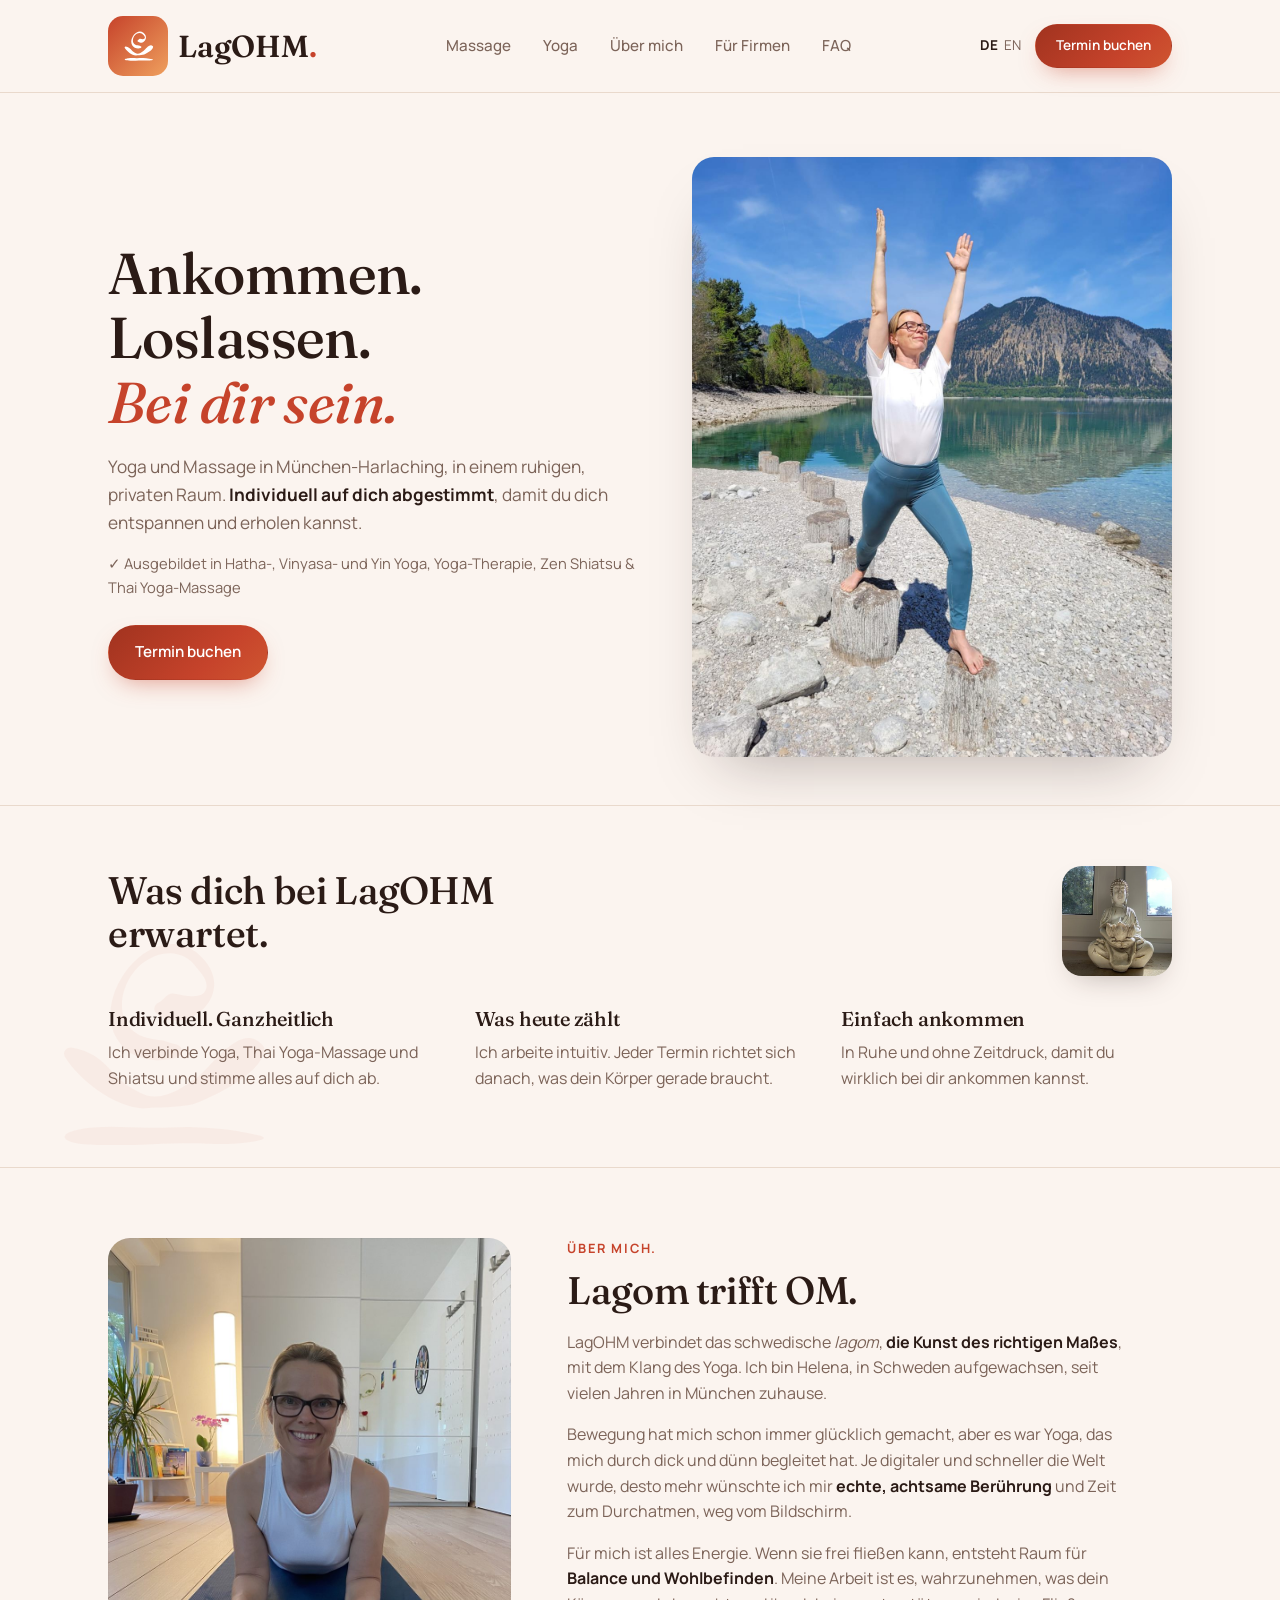
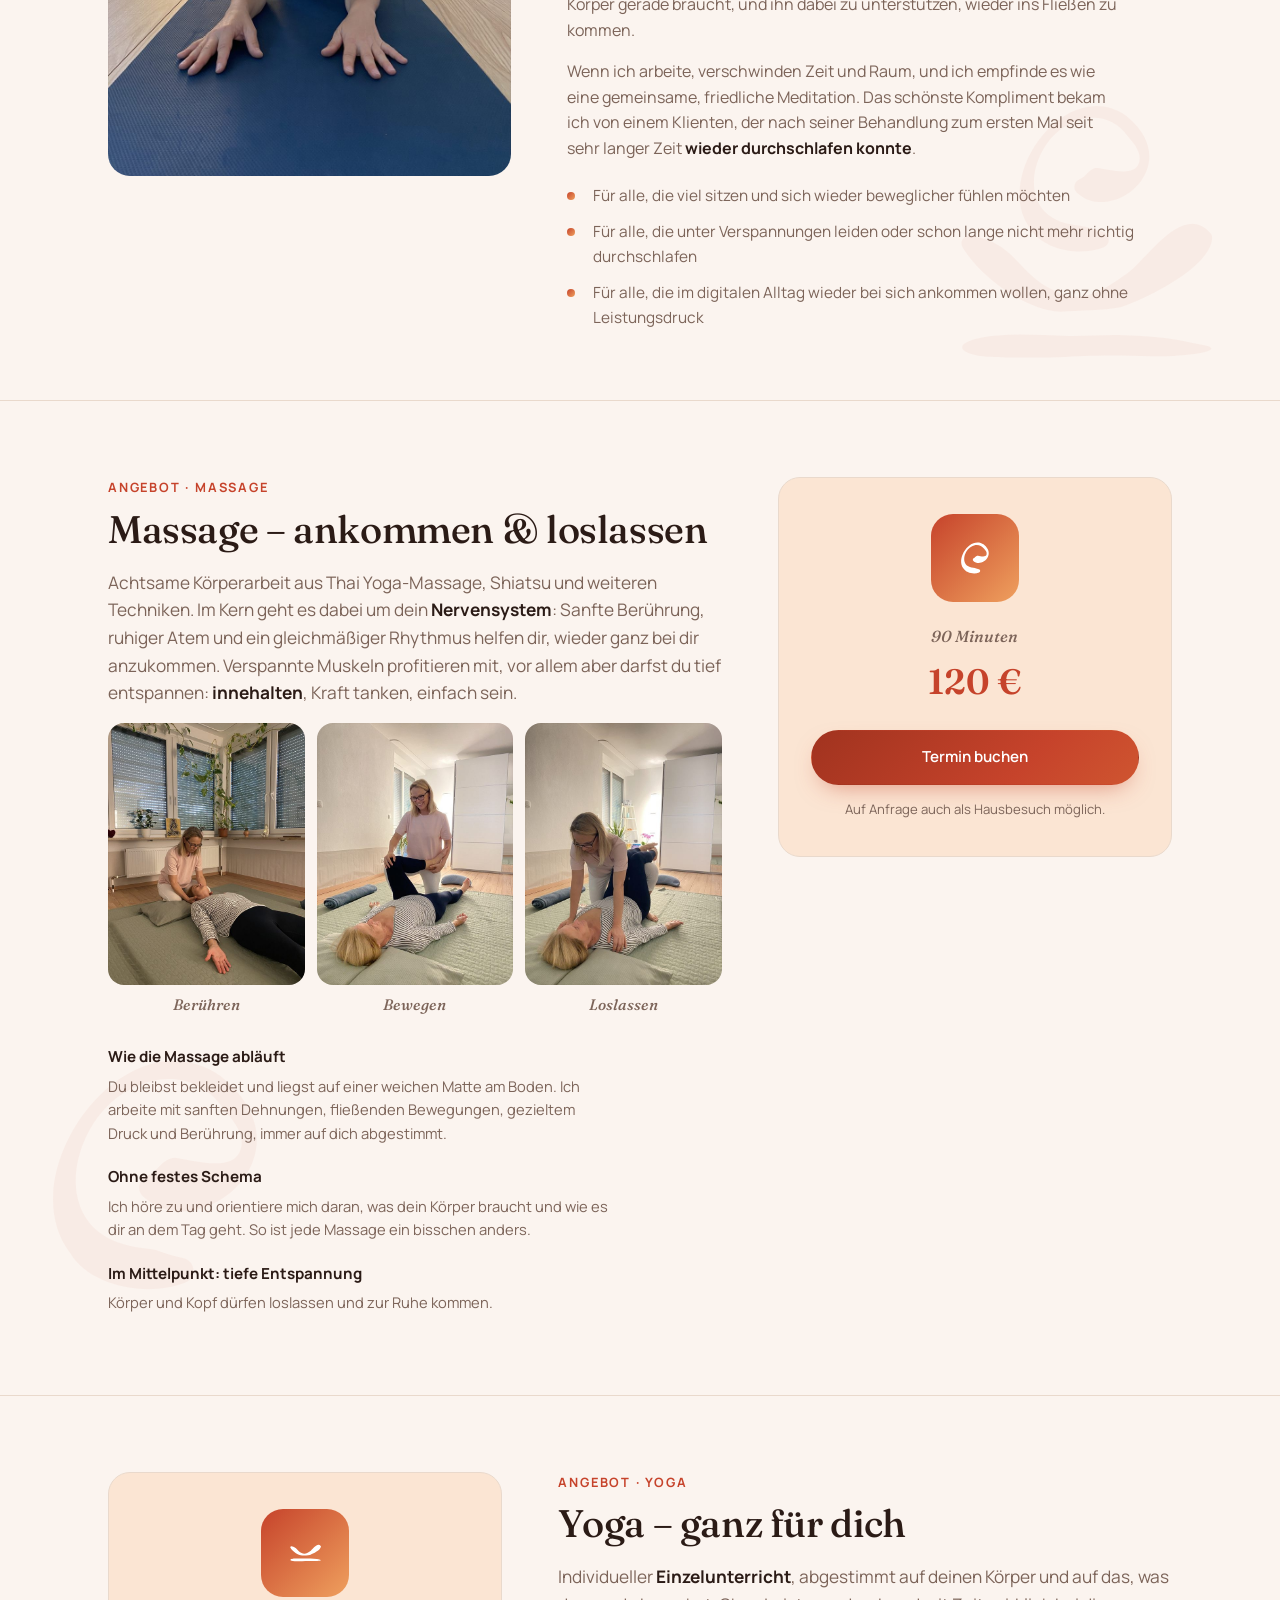
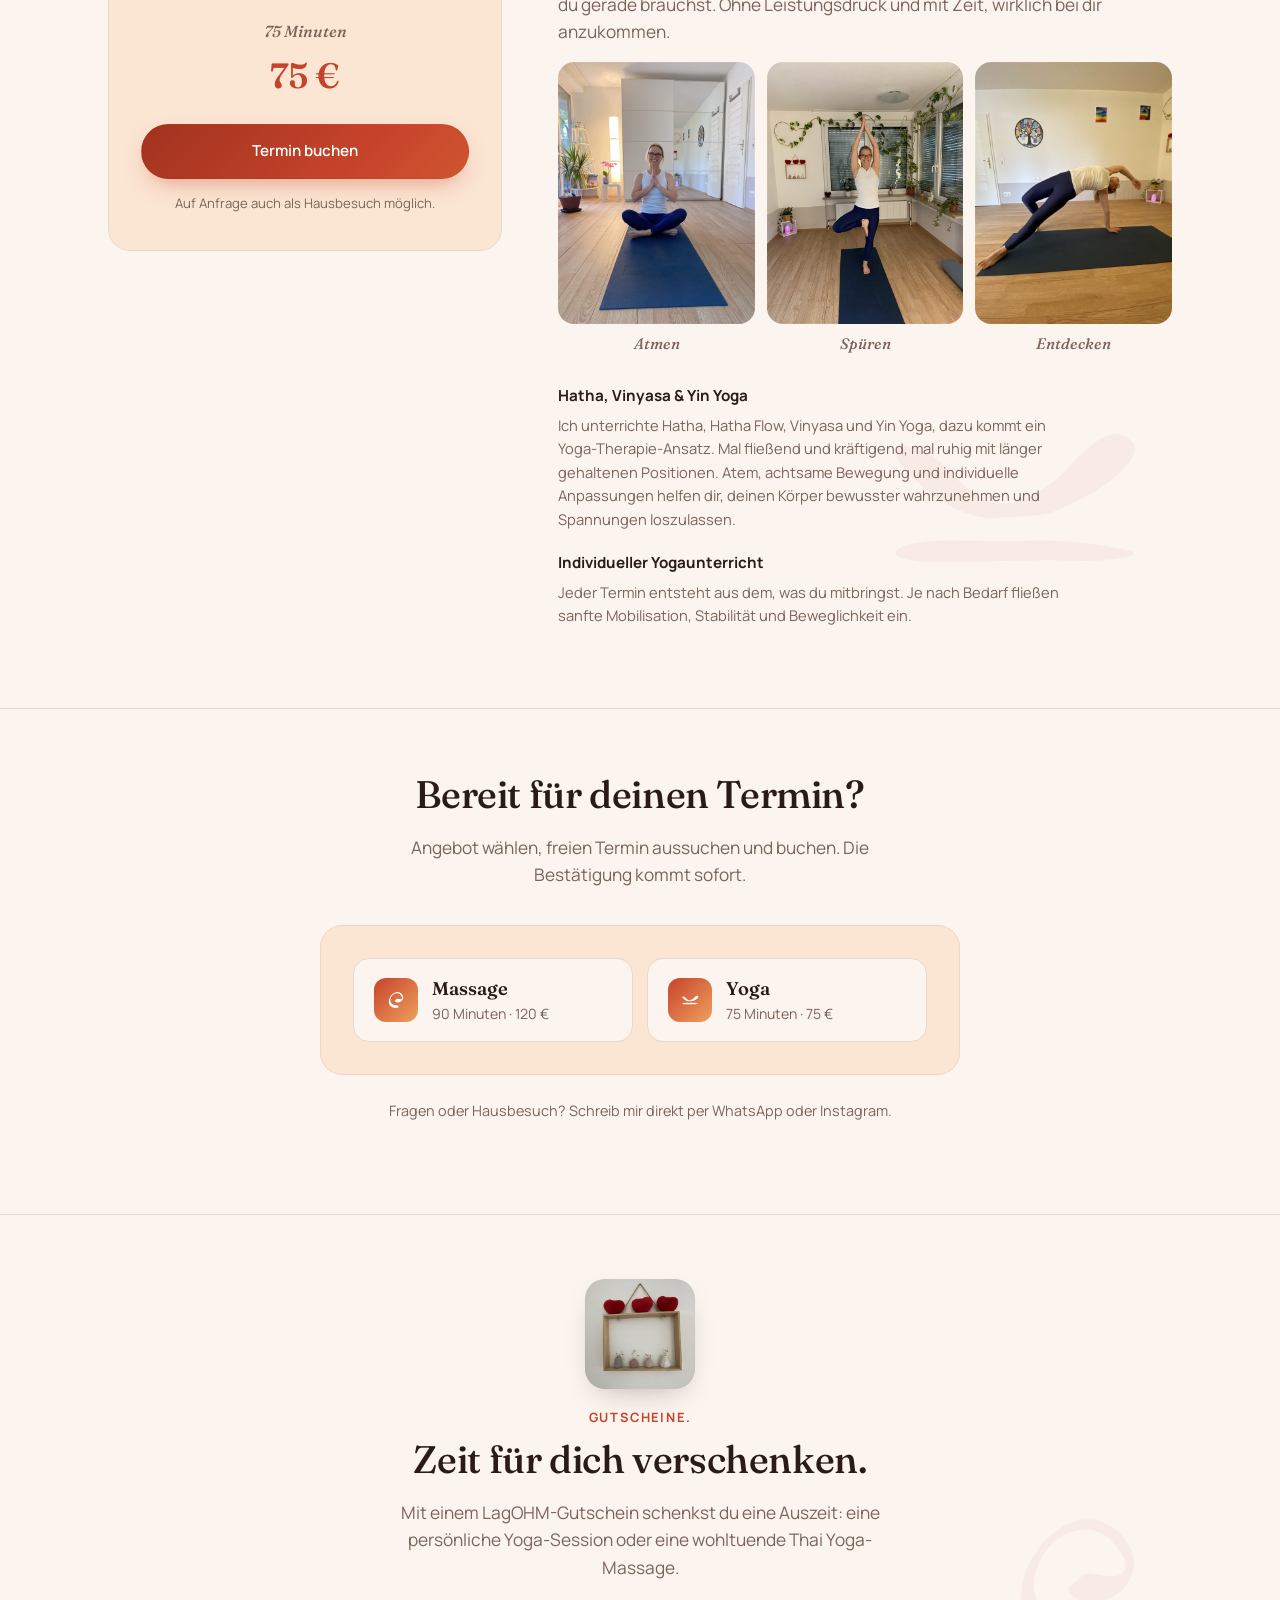
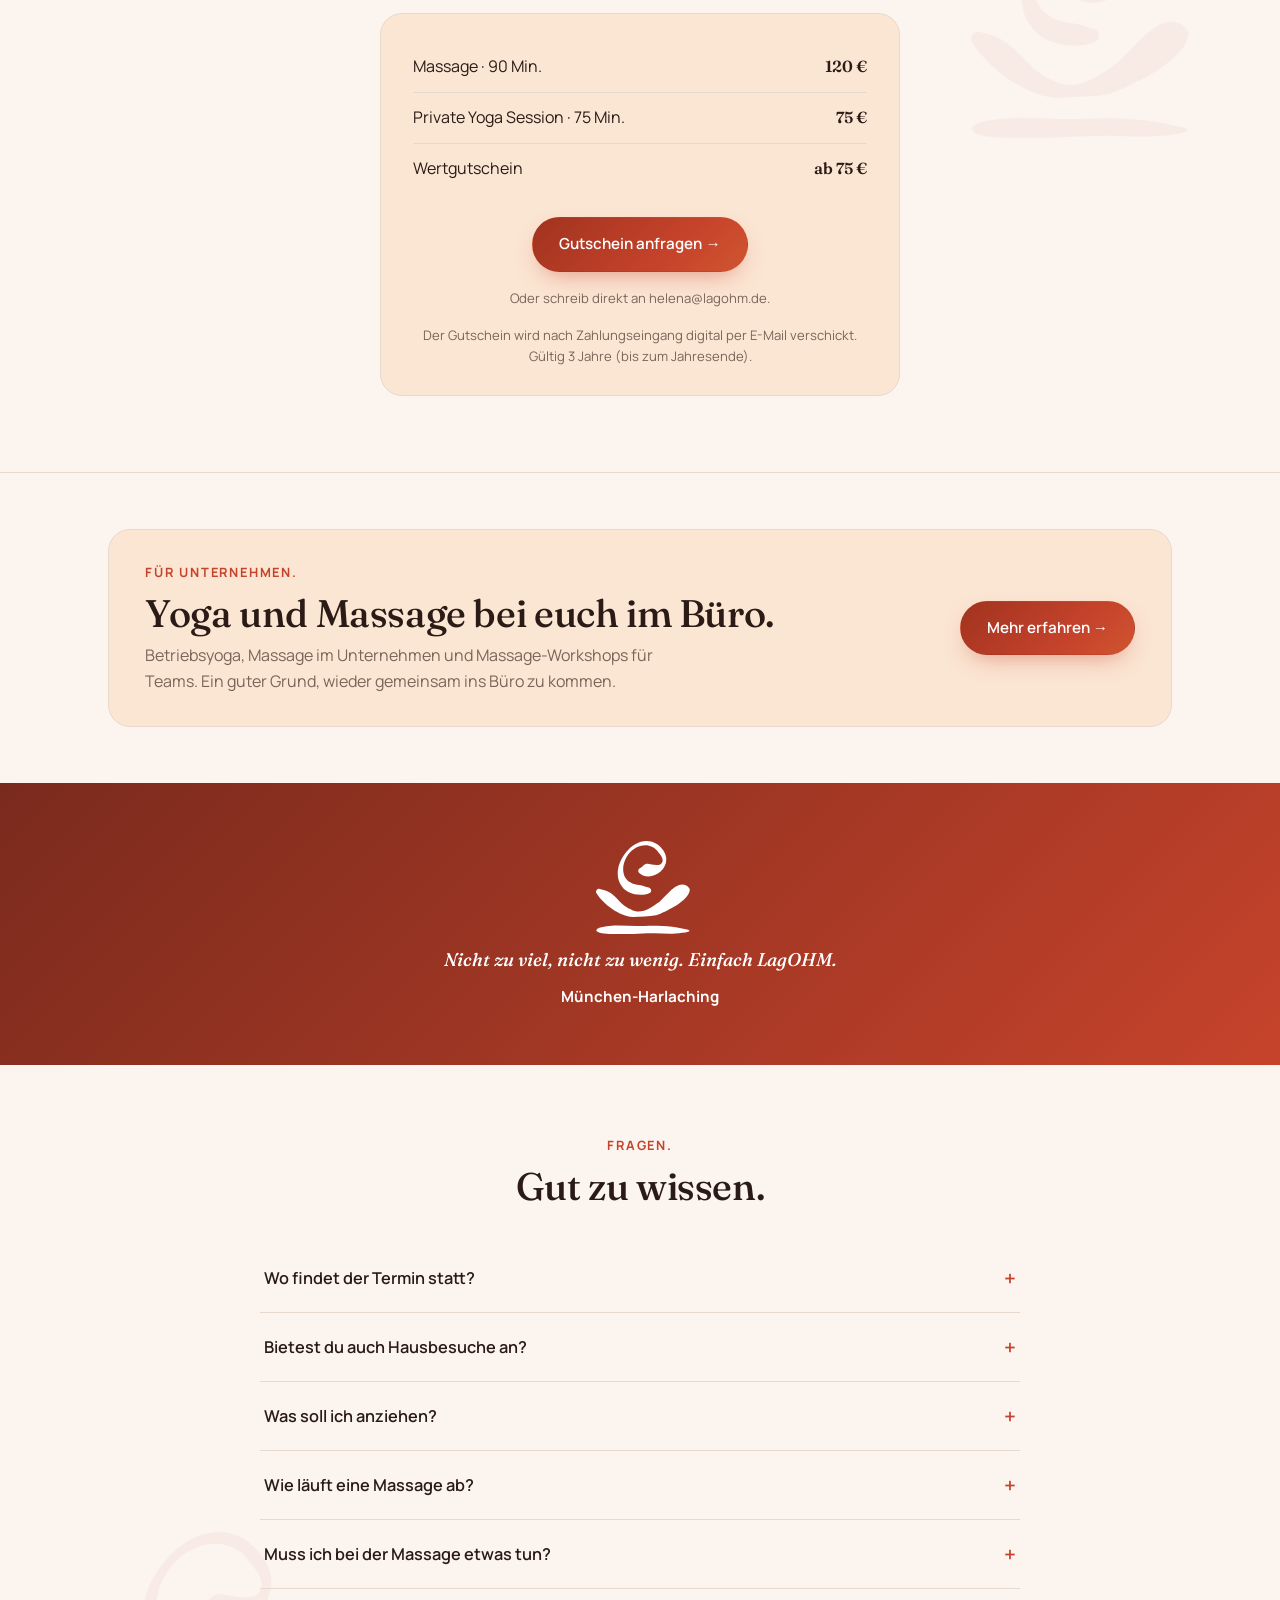
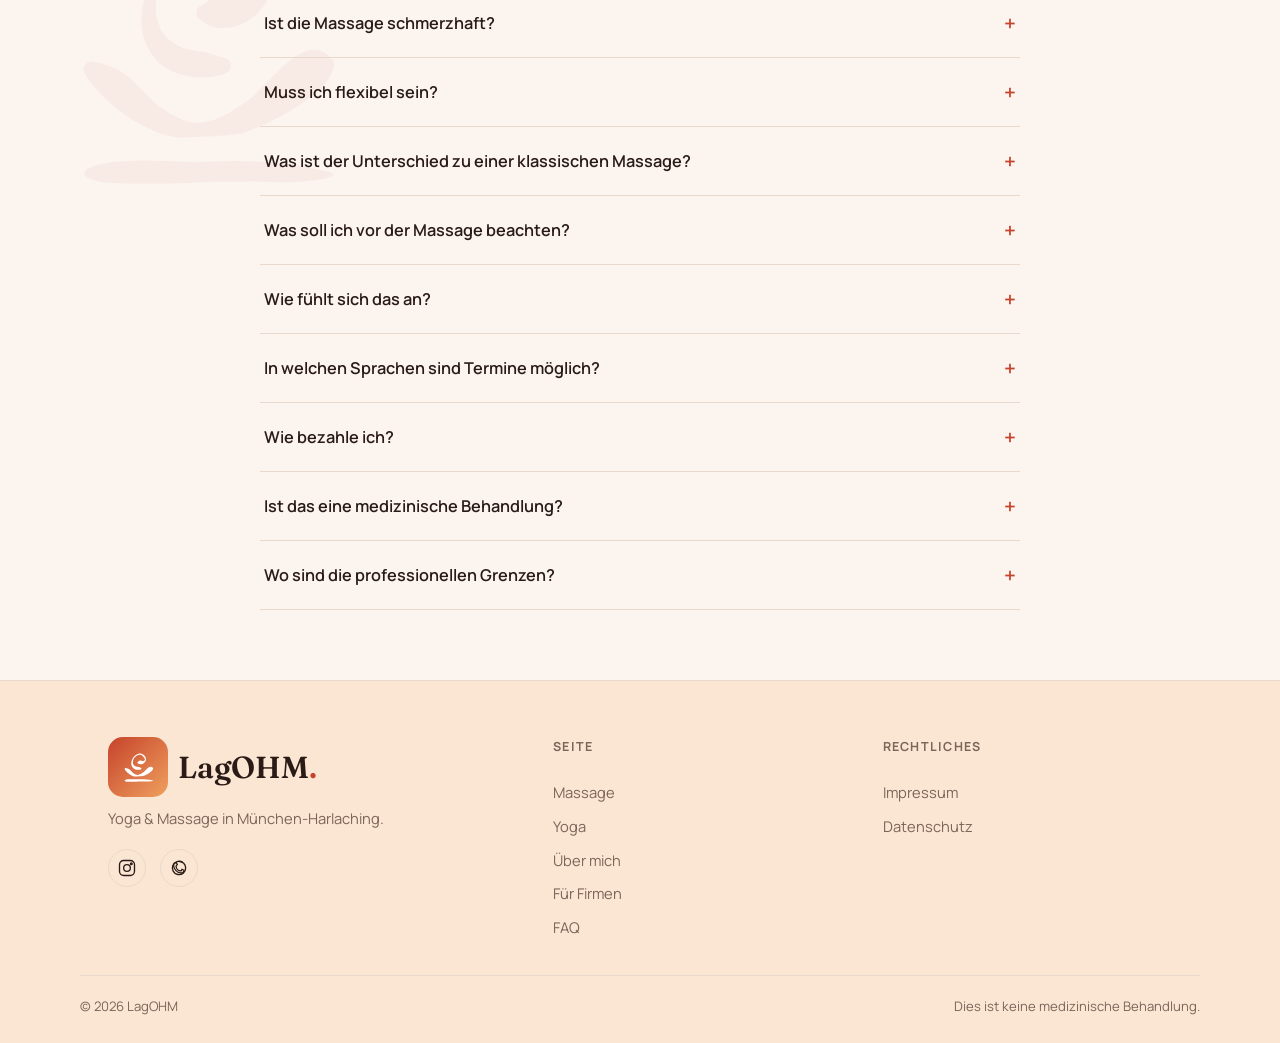
<file: index.html>
<!DOCTYPE html>
<html lang="de">
<head>
<meta charset="UTF-8">
<meta name="viewport" content="width=device-width, initial-scale=1.0">
<title>LagOHM – Yoga &amp; Massage in München-Harlaching</title>
<meta name="description" content="Yoga und Massage in München-Harlaching. Hatha, Vinyasa und Yin Yoga, Yoga-Therapie, Zen Shiatsu und Thai Yoga-Massage bei Helena, in Ruhe und ganz auf dich abgestimmt.">
<link rel="icon" type="image/png" href="images/brand/lagohm-favicon-192.png">
<link rel="apple-touch-icon" href="images/brand/lagohm-apple-touch-180.png">
<link rel="stylesheet" href="css/style.css?v=20261028">
<link rel="stylesheet" href="css/booking.css?v=20261028">
</head>
<body>

<header class="site-header">
  <div class="wrap header-inner">
    <a href="#top" class="brand">
      <span class="brand-mark">
        <img src="images/icon-mark-white.svg" alt="LagOHM">
      </span>
      <span class="brand-name">LagOHM<span class="brand-dot">.</span></span>
    </a>
    <nav class="main-nav" id="main-nav">
      <a href="#massage">Massage</a>
      <a href="#yoga">Yoga</a>
      <a href="#ueber-mich">Über mich</a>
      <a href="firmen.html">Für Firmen</a>
      <a href="#faq">FAQ</a>
    </nav>
    <div class="header-cta">
      <div class="lang-switch"><span class="lang-current">DE</span><a href="en/">EN</a></div>
      <a class="btn btn-primary btn-small" href="#buchen">Termin buchen</a>
      <button class="nav-toggle" id="nav-toggle" aria-label="Menü öffnen" aria-expanded="false">
        <span></span><span></span><span></span>
      </button>
    </div>
  </div>
</header>

<main id="top">

  <section class="hero">
    <div class="wrap hero-grid">
      <div class="hero-copy">
        <h1>Ankommen. Loslassen.<br><em>Bei dir sein.</em></h1>
        <p class="lede">Yoga und Massage in München-Harlaching, in einem ruhigen, privaten Raum. <strong>Individuell auf dich abgestimmt</strong>, damit du dich entspannen und erholen kannst.</p>
        <p class="hero-check">✓ Ausgebildet in Hatha-, Vinyasa- und Yin Yoga, Yoga-Therapie, Zen Shiatsu &amp; Thai Yoga-Massage</p>
        <a class="btn btn-primary" href="#buchen">Termin buchen</a>
      </div>
      <div class="hero-media">
        <img src="images/helena-yoga.jpeg" alt="Helena in einer Yoga-Haltung am Seeufer">
      </div>
    </div>
  </section>

  <section class="principles" id="philosophie">
    <div class="wrap">
      <div class="principles-head">
        <h2>Was dich bei LagOHM erwartet.</h2>
        <img class="accent-round" src="images/accent-buddha.jpg" alt="Buddha-Figur am Fenster" loading="lazy">
      </div>
      <div class="principle-grid">
        <div class="principle">
          <h3>Individuell. Ganzheitlich</h3>
          <p>Ich verbinde Yoga, Thai Yoga-Massage und Shiatsu und stimme alles auf dich ab.</p>
        </div>
        <div class="principle">
          <h3>Was heute zählt</h3>
          <p>Ich arbeite intuitiv. Jeder Termin richtet sich danach, was dein Körper gerade braucht.</p>
        </div>
        <div class="principle">
          <h3>Einfach ankommen</h3>
          <p>In Ruhe und ohne Zeitdruck, damit du wirklich bei dir ankommen kannst.</p>
        </div>
      </div>
    </div>
  </section>

  <section class="about" id="ueber-mich">
    <div class="wrap about-grid">
      <div class="about-media">
        <img src="images/helena-portrait-2026.jpg" alt="Helena lachend auf ihrer Yogamatte">
      </div>
      <div class="about-copy">
        <span class="eyebrow">Über mich.</span>
        <h2>Lagom trifft OM.</h2>
        <p>LagOHM verbindet das schwedische <em>lagom</em>, <strong>die Kunst des richtigen Maßes</strong>, mit dem Klang des Yoga. Ich bin Helena, in Schweden aufgewachsen, seit vielen Jahren in München zuhause.</p>
        <p>Bewegung hat mich schon immer glücklich gemacht, aber es war Yoga, das mich durch dick und dünn begleitet hat. Je digitaler und schneller die Welt wurde, desto mehr wünschte ich mir <strong>echte, achtsame Berührung</strong> und Zeit zum Durchatmen, weg vom Bildschirm.</p>
        <p>Für mich ist alles Energie. Wenn sie frei fließen kann, entsteht Raum für <strong>Balance und Wohlbefinden</strong>. Meine Arbeit ist es, wahrzunehmen, was dein Körper gerade braucht, und ihn dabei zu unterstützen, wieder ins Fließen zu kommen.</p>
        <p>Wenn ich arbeite, verschwinden Zeit und Raum, und ich empfinde es wie eine gemeinsame, friedliche Meditation. Das schönste Kompliment bekam ich von einem Klienten, der nach seiner Behandlung zum ersten Mal seit sehr langer Zeit <strong>wieder durchschlafen konnte</strong>.</p>

        <ul class="who-list">
          <li>Für alle, die viel sitzen und sich wieder beweglicher fühlen möchten</li>
          <li>Für alle, die unter Verspannungen leiden oder schon lange nicht mehr richtig durchschlafen</li>
          <li>Für alle, die im digitalen Alltag wieder bei sich ankommen wollen, ganz ohne Leistungsdruck</li>
        </ul>
      </div>
    </div>
  </section>

  <section class="service-detail" id="massage">
    <div class="wrap service-detail-grid">
      <div class="service-detail-copy">
        <span class="eyebrow">Angebot · Massage</span>
        <h2>Massage – ankommen &amp; loslassen</h2>
        <p class="lede">Achtsame Körperarbeit aus Thai Yoga-Massage, Shiatsu und weiteren Techniken. Im Kern geht es dabei um dein <strong>Nervensystem</strong>: Sanfte Berührung, ruhiger Atem und ein gleichmäßiger Rhythmus helfen dir, wieder ganz bei dir anzukommen. Verspannte Muskeln profitieren mit, vor allem aber darfst du tief entspannen: <strong>innehalten</strong>, Kraft tanken, einfach sein.</p>

        <div class="photo-trio">
          <figure><img src="images/massage-room.jpg" alt="Helena hält bei einer Kundin sanft den Kopf und Nacken" loading="lazy"><figcaption>Berühren</figcaption></figure>
          <figure><img src="images/massage-stretch.jpg?v=20261006" alt="Helena führt bei einer Kundin eine sanfte Knie-Rotation aus" loading="lazy"><figcaption>Bewegen</figcaption></figure>
          <figure><img src="images/massage-twist.jpg?v=20261006" alt="Helena gibt einer Kundin sanften Druck auf die Schulter" loading="lazy"><figcaption>Loslassen</figcaption></figure>
        </div>

        <div class="technique-list">
          <div class="technique">
            <h4>Wie die Massage abläuft</h4>
            <p>Du bleibst bekleidet und liegst auf einer weichen Matte am Boden. Ich arbeite mit sanften Dehnungen, fließenden Bewegungen, gezieltem Druck und Berührung, immer auf dich abgestimmt.</p>
          </div>
          <div class="technique">
            <h4>Ohne festes Schema</h4>
            <p>Ich höre zu und orientiere mich daran, was dein Körper braucht und wie es dir an dem Tag geht. So ist jede Massage ein bisschen anders.</p>
          </div>
          <div class="technique">
            <h4>Im Mittelpunkt: tiefe Entspannung</h4>
            <p>Körper und Kopf dürfen loslassen und zur Ruhe kommen.</p>
          </div>
        </div>
      </div>

      <aside class="service-panel">
        <div class="service-panel-icon-badge">
          <img class="service-panel-icon" src="images/icon-massage-white.svg" alt="">
        </div>
        <div class="service-panel-time">90 Minuten</div>
        <div class="service-panel-price">120&nbsp;€</div>
        <a class="btn btn-primary" href="#buchen" data-booking-service="massage">Termin buchen</a>
        <p class="service-panel-note">Auf Anfrage auch als Hausbesuch möglich.</p>
      </aside>
    </div>
  </section>

  <section class="service-detail service-detail--alt" id="yoga">
    <div class="wrap service-detail-grid">
      <aside class="service-panel">
        <div class="service-panel-icon-badge">
          <img class="service-panel-icon" src="images/icon-yoga-white.svg" alt="">
        </div>
        <div class="service-panel-time">75 Minuten</div>
        <div class="service-panel-price">75&nbsp;€</div>
        <a class="btn btn-primary" href="#buchen" data-booking-service="yoga">Termin buchen</a>
        <p class="service-panel-note">Auf Anfrage auch als Hausbesuch möglich.</p>
      </aside>

      <div class="service-detail-copy">
        <span class="eyebrow">Angebot · Yoga</span>
        <h2>Yoga – ganz für dich</h2>
        <p class="lede">Individueller <strong>Einzelunterricht</strong>, abgestimmt auf deinen Körper und auf das, was du gerade brauchst. Ohne Leistungsdruck und mit Zeit, wirklich bei dir anzukommen.</p>

        <div class="photo-trio">
          <figure><img src="images/yoga-seated.jpg?v=20261006" alt="Helena im Schneidersitz mit Händen vor der Brust" loading="lazy"><figcaption>Atmen</figcaption></figure>
          <figure><img src="images/yoga-tree.jpg?v=20261006" alt="Helena im Baum mit Händen über dem Kopf" loading="lazy"><figcaption>Spüren</figcaption></figure>
          <figure><img src="images/yoga-strength.jpg?v=20261006" alt="Helena in einer öffnenden Yoga-Haltung, auf einen Arm gestützt" loading="lazy"><figcaption>Entdecken</figcaption></figure>
        </div>

        <div class="technique-list">
          <div class="technique">
            <h4>Hatha, Vinyasa &amp; Yin Yoga</h4>
            <p>Ich unterrichte Hatha, Hatha Flow, Vinyasa und Yin Yoga, dazu kommt ein Yoga-Therapie-Ansatz. Mal fließend und kräftigend, mal ruhig mit länger gehaltenen Positionen. Atem, achtsame Bewegung und individuelle Anpassungen helfen dir, deinen Körper bewusster wahrzunehmen und Spannungen loszulassen.</p>
          </div>
          <div class="technique">
            <h4>Individueller Yogaunterricht</h4>
            <p>Jeder Termin entsteht aus dem, was du mitbringst. Je nach Bedarf fließen sanfte Mobilisation, Stabilität und Beweglichkeit ein.</p>
          </div>
        </div>
      </div>
    </div>
  </section>

  <section class="services-cta-section" id="buchen">
    <div class="wrap">
      <h2 class="center">Bereit für deinen Termin?</h2>
      <p class="lede center">Angebot wählen, freien Termin aussuchen und buchen. Die Bestätigung kommt sofort.</p>

      <div class="booking-widget" id="booking-widget" data-csrf-url="api/csrf-token.php" data-slots-url="api/slots.php" data-create-url="api/booking-create.php">
        <div class="booking-services" id="booking-services">
          <button type="button" class="booking-service-card" data-service="massage" data-service-name="Massage" data-duration="90" data-price="120,00 €">
            <span class="booking-service-icon"><img src="images/icon-massage-white.svg" alt=""></span>
            <span class="booking-service-text">
              <strong>Massage</strong>
              <span>90 Minuten · 120&nbsp;€</span>
            </span>
          </button>
          <button type="button" class="booking-service-card" data-service="yoga" data-service-name="Yoga" data-duration="75" data-price="75,00 €">
            <span class="booking-service-icon"><img src="images/icon-yoga-white.svg" alt=""></span>
            <span class="booking-service-text">
              <strong>Yoga</strong>
              <span>75 Minuten · 75&nbsp;€</span>
            </span>
          </button>
        </div>

        <div class="booking-step" id="booking-step-date" hidden>
          <label for="booking-date">Datum wählen</label>
          <input type="date" id="booking-date">
          <div class="booking-slots" id="booking-slots"></div>
        </div>

        <form class="booking-form" id="booking-form" hidden novalidate>
          <input type="hidden" name="csrf_token" id="booking-csrf-token">
          <input type="hidden" name="form_rendered_at" id="booking-rendered-at">
          <input type="hidden" name="service" id="booking-input-service">
          <input type="hidden" name="date" id="booking-input-date">
          <input type="hidden" name="time" id="booking-input-time">

          <div class="booking-summary" id="booking-summary"></div>

          <label>Name*
            <input type="text" name="name" required maxlength="150">
          </label>
          <label>E-Mail*
            <input type="email" name="email" required maxlength="190">
          </label>
          <label>Telefon / WhatsApp (optional)
            <input type="tel" name="phone" maxlength="40">
          </label>
          <label>Nachricht (optional), z.&nbsp;B. Fragen oder eine Hausbesuch-Anfrage
            <textarea name="note" rows="3" maxlength="2000"></textarea>
          </label>

          <div class="booking-honeypot" aria-hidden="true">
            <label>Website<input type="text" name="website" tabindex="-1" autocomplete="off"></label>
          </div>

          <label class="booking-consent">
            <input type="checkbox" name="gdpr_consent" required>
            Ich habe die <a href="datenschutz.html" target="_blank">Datenschutzerklärung</a> gelesen.
          </label>

          <p class="booking-error" id="booking-error" hidden></p>
          <button type="submit" class="btn btn-primary">Verbindlich buchen</button>
          <button type="button" class="btn btn-ghost btn-small" id="booking-back">← Andere Zeit wählen</button>
        </form>

        <div class="booking-success" id="booking-success" tabindex="-1" role="status" hidden></div>
      </div>

      <p class="booking-alt center">Fragen oder Hausbesuch? Schreib mir direkt per <a href="https://wa.me/4917696043066" target="_blank" rel="noopener">WhatsApp</a> oder <a href="https://www.instagram.com/lagohm_yoga_massage/" target="_blank" rel="noopener">Instagram</a>.</p>
    </div>
  </section>

  <section class="gift-section" id="gutschein">
    <div class="wrap">
      <img class="accent-round accent-center" src="images/accent-hearts.jpg" alt="Regal mit drei roten Herzen" loading="lazy">
      <span class="eyebrow center">Gutscheine.</span>
      <h2 class="center">Zeit für dich verschenken.</h2>
      <p class="lede center">Mit einem LagOHM-Gutschein schenkst du eine Auszeit: eine persönliche Yoga-Session oder eine wohltuende Thai Yoga-Massage.</p>
      <div class="gift-card">
        <ul class="gift-options">
          <li><span>Massage · 90 Min.</span><strong>120&nbsp;€</strong></li>
          <li><span>Private Yoga Session · 75 Min.</span><strong>75&nbsp;€</strong></li>
          <li><span>Wertgutschein</span><strong>ab 75&nbsp;€</strong></li>
        </ul>
        <a class="btn btn-primary" href="mailto:helena@lagohm.de?subject=Gutschein-Anfrage&amp;body=Hallo%20Helena%2C%0A%0Aich%20m%C3%B6chte%20gern%20einen%20LagOHM%20Gutschein%20bestellen%3A%0A%0AGutschein%20(Massage%20%2F%20Yoga%20%2F%20Wertgutschein%20%C3%BCber%20%E2%80%A6%20%E2%82%AC)%3A%0AF%C3%BCr%20(Name%20der%20beschenkten%20Person%2C%20optional)%3A%0AGru%C3%9Ftext%20(optional)%3A%0A%0AViele%20Gr%C3%BC%C3%9Fe%0A">Gutschein anfragen →</a>
        <p class="gift-note">Oder schreib direkt an <a href="mailto:helena@lagohm.de?subject=Gutschein-Anfrage">helena@lagohm.de</a>.</p>
        <p class="gift-note">Der Gutschein wird nach Zahlungseingang digital per E-Mail verschickt. Gültig 3 Jahre (bis zum Jahresende).</p>
      </div>
    </div>
  </section>

  <section class="biz-teaser" id="firmen">
    <div class="wrap">
      <div class="biz-teaser-inner">
        <div>
          <span class="eyebrow">Für Unternehmen.</span>
          <h2>Yoga und Massage bei euch im Büro.</h2>
          <p>Betriebsyoga, Massage im Unternehmen und Massage-Workshops für Teams. Ein guter Grund, wieder gemeinsam ins Büro zu kommen.</p>
        </div>
        <a class="btn btn-primary" href="firmen.html">Mehr erfahren →</a>
      </div>
    </div>
  </section>

  <section class="info-strip">
    <div class="wrap info-strip-inner">
      <img class="info-strip-logo" src="images/icon-mark-white.svg" alt="LagOHM">
      <p class="info-strip-lagom">Nicht zu viel, nicht zu wenig. Einfach LagOHM.</p>
      <p><strong>München-Harlaching</strong></p>
    </div>
  </section>

  <section class="faq" id="faq">
    <div class="wrap">
      <span class="eyebrow center">Fragen.</span>
      <h2 class="center">Gut zu wissen.</h2>

      <div class="accordion">
        <div class="accordion-item">
          <button class="accordion-trigger" aria-expanded="false">
            <span>Wo findet der Termin statt?</span><span class="accordion-icon">+</span>
          </button>
          <div class="accordion-panel" hidden>
            <p>In einem privaten Raum in München-Harlaching. Die genaue Adresse erhältst du nach der Terminbestätigung.</p>
          </div>
        </div>
        <div class="accordion-item">
          <button class="accordion-trigger" aria-expanded="false">
            <span>Bietest du auch Hausbesuche an?</span><span class="accordion-icon">+</span>
          </button>
          <div class="accordion-panel" hidden>
            <p>Auf Anfrage komme ich auch zu dir nach Hause, in und um München. Schreib mir einfach kurz, wohin es gehen soll, dann schauen wir gemeinsam, ob es passt.</p>
          </div>
        </div>
        <div class="accordion-item">
          <button class="accordion-trigger" aria-expanded="false">
            <span>Was soll ich anziehen?</span><span class="accordion-icon">+</span>
          </button>
          <div class="accordion-panel" hidden>
            <p>Bequeme, weiche Kleidung, in der du dich frei bewegen und dehnen kannst, zum Beispiel Yogakleidung. Bei der Massage bleibst du vollständig angezogen, es wird kein Öl verwendet.</p>
          </div>
        </div>
        <div class="accordion-item">
          <button class="accordion-trigger" aria-expanded="false">
            <span>Wie läuft eine Massage ab?</span><span class="accordion-icon">+</span>
          </button>
          <div class="accordion-panel" hidden>
            <p>Zu Beginn sprechen wir kurz darüber, wie es dir gerade geht. Danach spüre ich, was du brauchst, und verbinde sanfte Dehnungen, fließende Bewegungen, Druck und achtsame Berührung. Ein festes Schema gibt es dabei nicht.</p>
          </div>
        </div>
        <div class="accordion-item">
          <button class="accordion-trigger" aria-expanded="false">
            <span>Muss ich bei der Massage etwas tun?</span><span class="accordion-icon">+</span>
          </button>
          <div class="accordion-panel" hidden>
            <p>Nein. Du darfst einfach loslassen. Ich führe deinen Körper durch die Bewegungen und Dehnungen, du selbst musst nichts tun.</p>
          </div>
        </div>
        <div class="accordion-item">
          <button class="accordion-trigger" aria-expanded="false">
            <span>Ist die Massage schmerzhaft?</span><span class="accordion-icon">+</span>
          </button>
          <div class="accordion-panel" hidden>
            <p>Nein, sie sollte nicht wehtun. Manche Dehnungen oder Drucktechniken können intensiv oder ungewohnt sein. Deshalb passe ich Intensität und Bewegungsumfang immer an dich an. Sag jederzeit Bescheid, wenn dir etwas zu viel wird.</p>
          </div>
        </div>
        <div class="accordion-item">
          <button class="accordion-trigger" aria-expanded="false">
            <span>Muss ich flexibel sein?</span><span class="accordion-icon">+</span>
          </button>
          <div class="accordion-panel" hidden>
            <p>Überhaupt nicht. Ich passe die Dehnungen und Bewegungen an deinen Körper an. Du musst nichts können oder leisten.</p>
          </div>
        </div>
        <div class="accordion-item">
          <button class="accordion-trigger" aria-expanded="false">
            <span>Was ist der Unterschied zu einer klassischen Massage?</span><span class="accordion-icon">+</span>
          </button>
          <div class="accordion-panel" hidden>
            <p>Bei mir liegst du bekleidet auf einer Matte am Boden, ohne Massageliege und ohne Öl. Ich verbinde Druck, Dehnungen, Bewegung und Berührung. Je nach Bedarf fließen Elemente aus Thai Yoga-Massage, Shiatsu und meiner Yoga-Praxis zusammen.</p>
          </div>
        </div>
        <div class="accordion-item">
          <button class="accordion-trigger" aria-expanded="false">
            <span>Was soll ich vor der Massage beachten?</span><span class="accordion-icon">+</span>
          </button>
          <div class="accordion-panel" hidden>
            <p>Komm nach Möglichkeit nicht direkt nach einer großen Mahlzeit und trage bequeme Kleidung. Falls du aktuell Schmerzen, eine Verletzung oder eine gesundheitliche Einschränkung hast, sag mir bitte vorher Bescheid. Bei manchen Beschwerden sollte vorab ärztlich abgeklärt werden, ob eine Massage geeignet ist.</p>
          </div>
        </div>
        <div class="accordion-item">
          <button class="accordion-trigger" aria-expanded="false">
            <span>Wie fühlt sich das an?</span><span class="accordion-icon">+</span>
          </button>
          <div class="accordion-panel" hidden>
            <p>Ruhig, warm und ohne Eile. Der Druck richtet sich nach dem, was du gerade spürst. Wenn sich etwas nicht stimmig anfühlt, sag es einfach, jederzeit.</p>
          </div>
        </div>
        <div class="accordion-item">
          <button class="accordion-trigger" aria-expanded="false">
            <span>In welchen Sprachen sind Termine möglich?</span><span class="accordion-icon">+</span>
          </button>
          <div class="accordion-panel" hidden>
            <p>Auf Deutsch, Englisch oder Schwedisch, ganz wie es dir am liebsten ist.</p>
          </div>
        </div>
        <div class="accordion-item">
          <button class="accordion-trigger" aria-expanded="false">
            <span>Wie bezahle ich?</span><span class="accordion-icon">+</span>
          </button>
          <div class="accordion-panel" hidden>
            <p>Bar oder per Überweisung, direkt vor Ort oder im Anschluss an den Termin.</p>
          </div>
        </div>
        <div class="accordion-item">
          <button class="accordion-trigger" aria-expanded="false">
            <span>Ist das eine medizinische Behandlung?</span><span class="accordion-icon">+</span>
          </button>
          <div class="accordion-panel" hidden>
            <p>Nein. Yoga und Massage bei LagOHM sind achtsame Körperarbeit und ersetzen keine medizinische oder therapeutische Behandlung.</p>
          </div>
        </div>
        <div class="accordion-item">
          <button class="accordion-trigger" aria-expanded="false">
            <span>Wo sind die professionellen Grenzen?</span><span class="accordion-icon">+</span>
          </button>
          <div class="accordion-panel" hidden>
            <p>Jeder Termin ist rein professionell und dient ausschließlich deiner Entspannung, Regeneration und deinem Wohlbefinden. Nicht mehr und nicht weniger.</p>
          </div>
        </div>
      </div>
    </div>
  </section>

</main>

<footer class="site-footer">
  <div class="wrap footer-inner">
    <div class="footer-brand">
      <div class="footer-brand-mark">
        <span class="brand-mark">
          <img src="images/icon-mark-white.svg" alt="">
        </span>
        <span class="brand-name">LagOHM<span class="brand-dot">.</span></span>
      </div>
      <p>Yoga &amp; Massage in München-Harlaching.</p>
      <div class="footer-social">
        <a href="https://www.instagram.com/lagohm_yoga_massage/" target="_blank" rel="noopener" aria-label="Instagram">
          <svg width="20" height="20" viewBox="0 0 24 24" fill="none" stroke="currentColor" stroke-width="1.6"><rect x="3" y="3" width="18" height="18" rx="5"/><circle cx="12" cy="12" r="4"/><circle cx="17.2" cy="6.8" r="1"/></svg>
        </a>
        <a href="https://wa.me/4917696043066" target="_blank" rel="noopener" aria-label="WhatsApp">
          <svg width="20" height="20" viewBox="0 0 24 24" fill="none" stroke="currentColor" stroke-width="1.6"><path d="M20 12a8 8 0 1 1-3.6-6.7"/><path d="M20 12c0-4.4-3.6-8-8-8"/><path d="M8.5 9.5c0 3.5 2.5 6 6 6l1.2-2s2 1 2.3 1.2c.2 2-1.5 3.3-3.5 3.3-4.4 0-9-4.6-9-9 0-2 1.3-3.7 3.3-3.5.2.3 1.2 2.3 1.2 2.3z"/></svg>
        </a>
      </div>
    </div>
    <div class="footer-col">
      <span class="footer-heading">Seite</span>
      <a href="#massage">Massage</a>
      <a href="#yoga">Yoga</a>
      <a href="#ueber-mich">Über mich</a>
      <a href="firmen.html">Für Firmen</a>
      <a href="#faq">FAQ</a>
    </div>
    <div class="footer-col">
      <span class="footer-heading">Rechtliches</span>
      <a href="impressum.html">Impressum</a>
      <a href="datenschutz.html">Datenschutz</a>
    </div>
  </div>
  <div class="wrap footer-bottom">
    <span>© 2026 LagOHM</span>
    <span>Dies ist keine medizinische Behandlung.</span>
  </div>
</footer>

<script src="js/script.js?v=20261028"></script>
<script src="js/booking.js?v=20261028"></script>
</body>
</html>
</file>
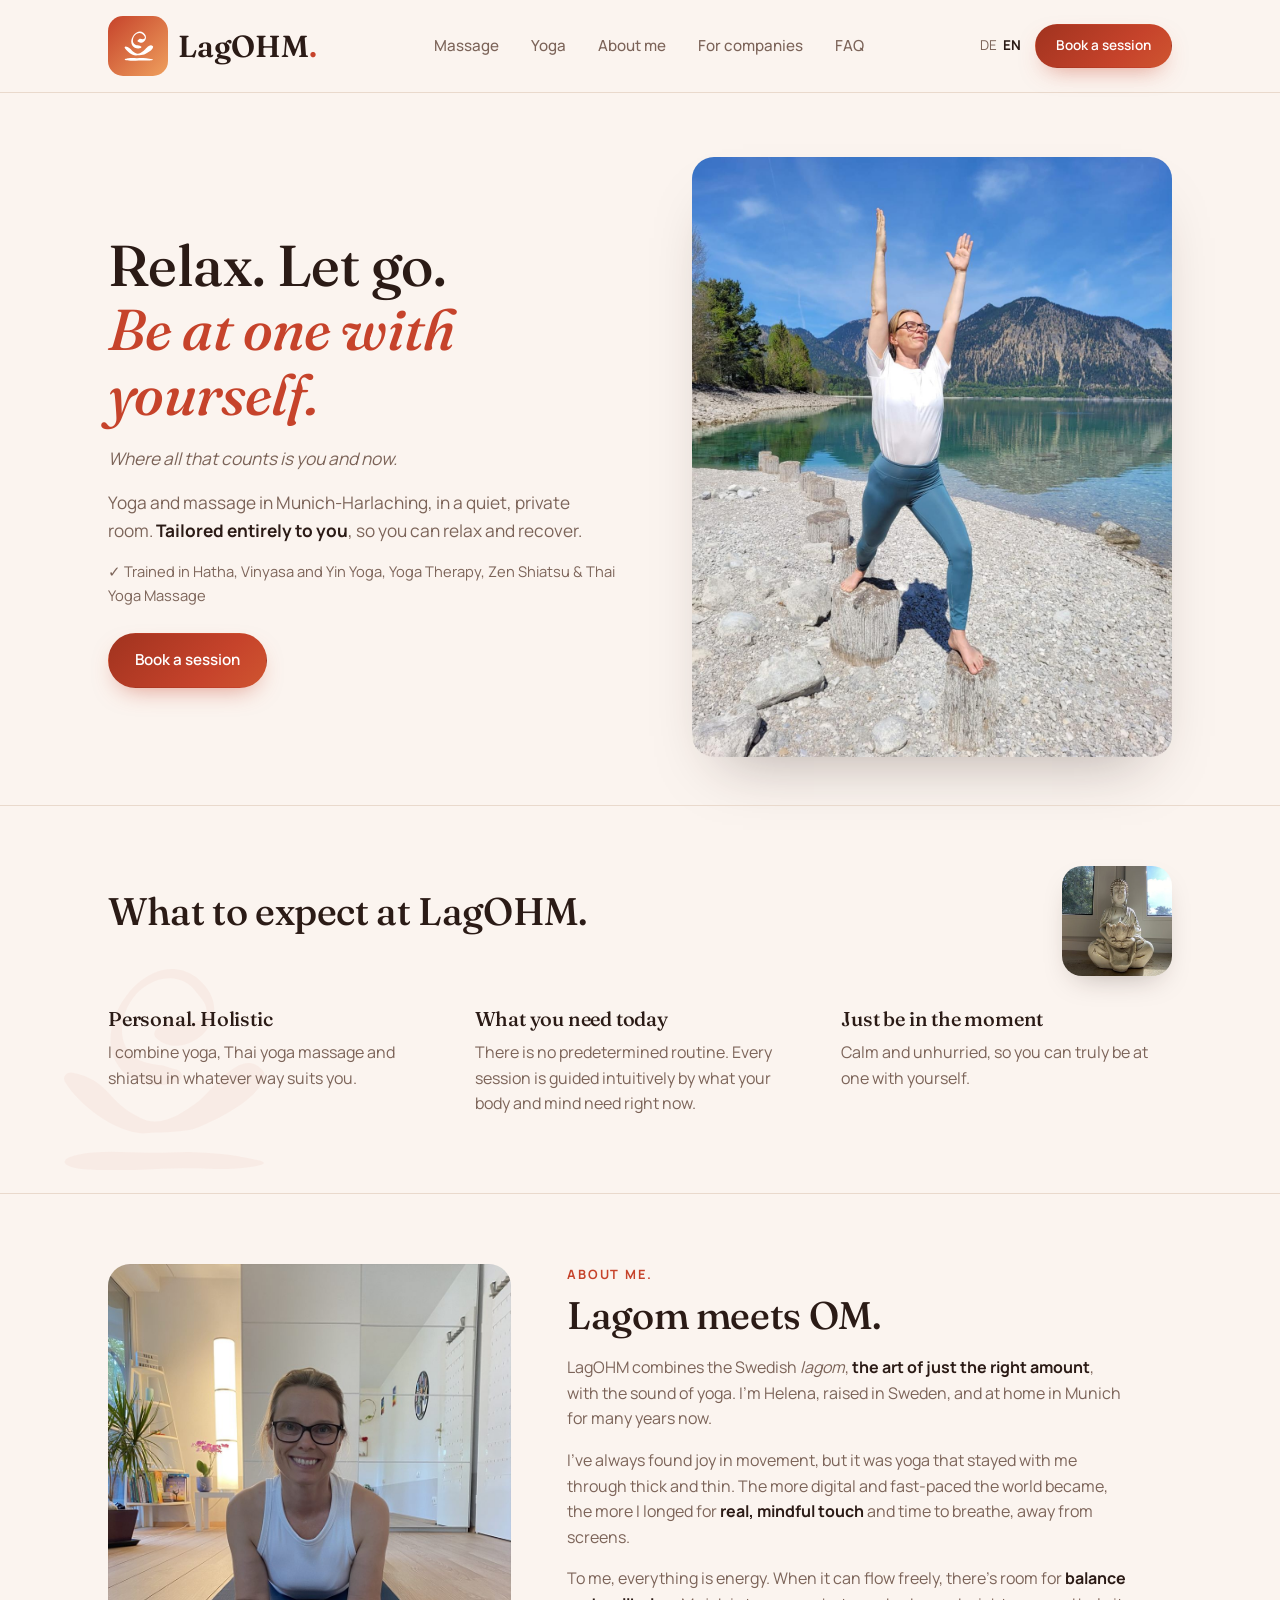
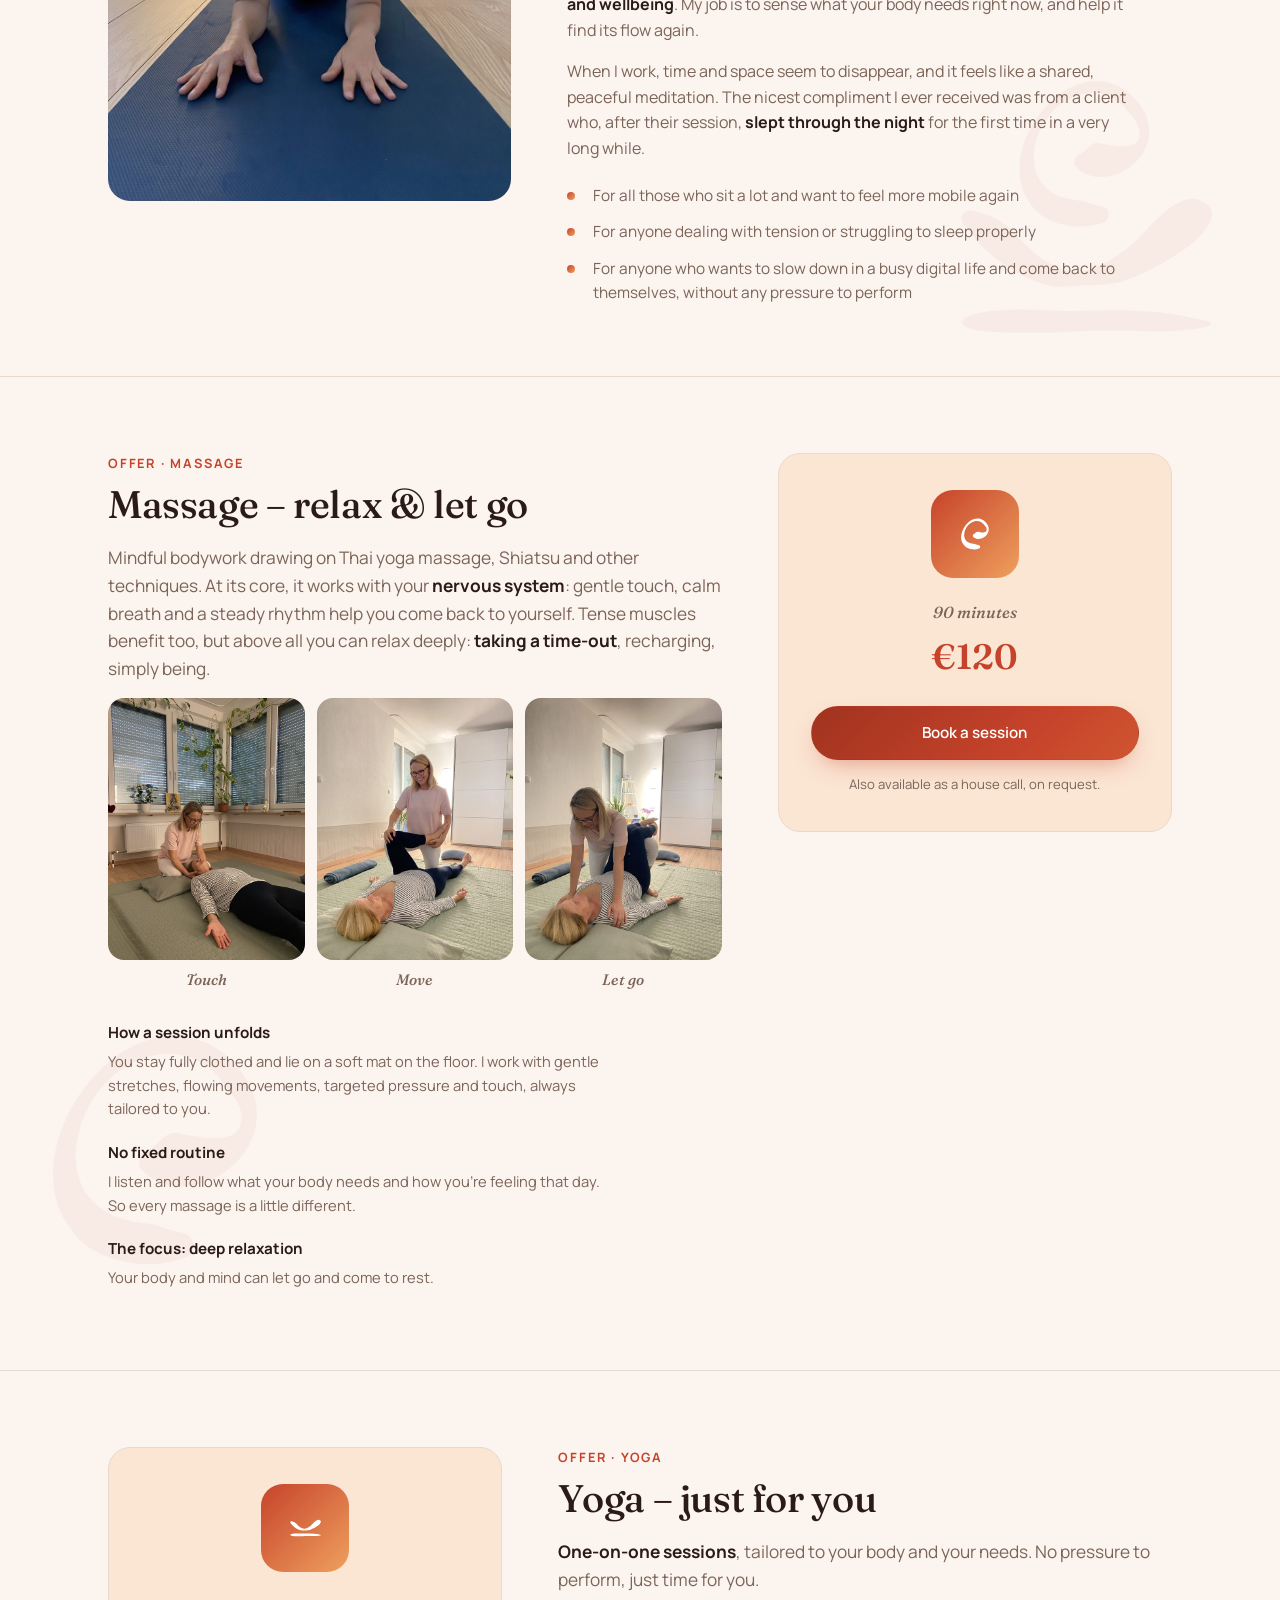
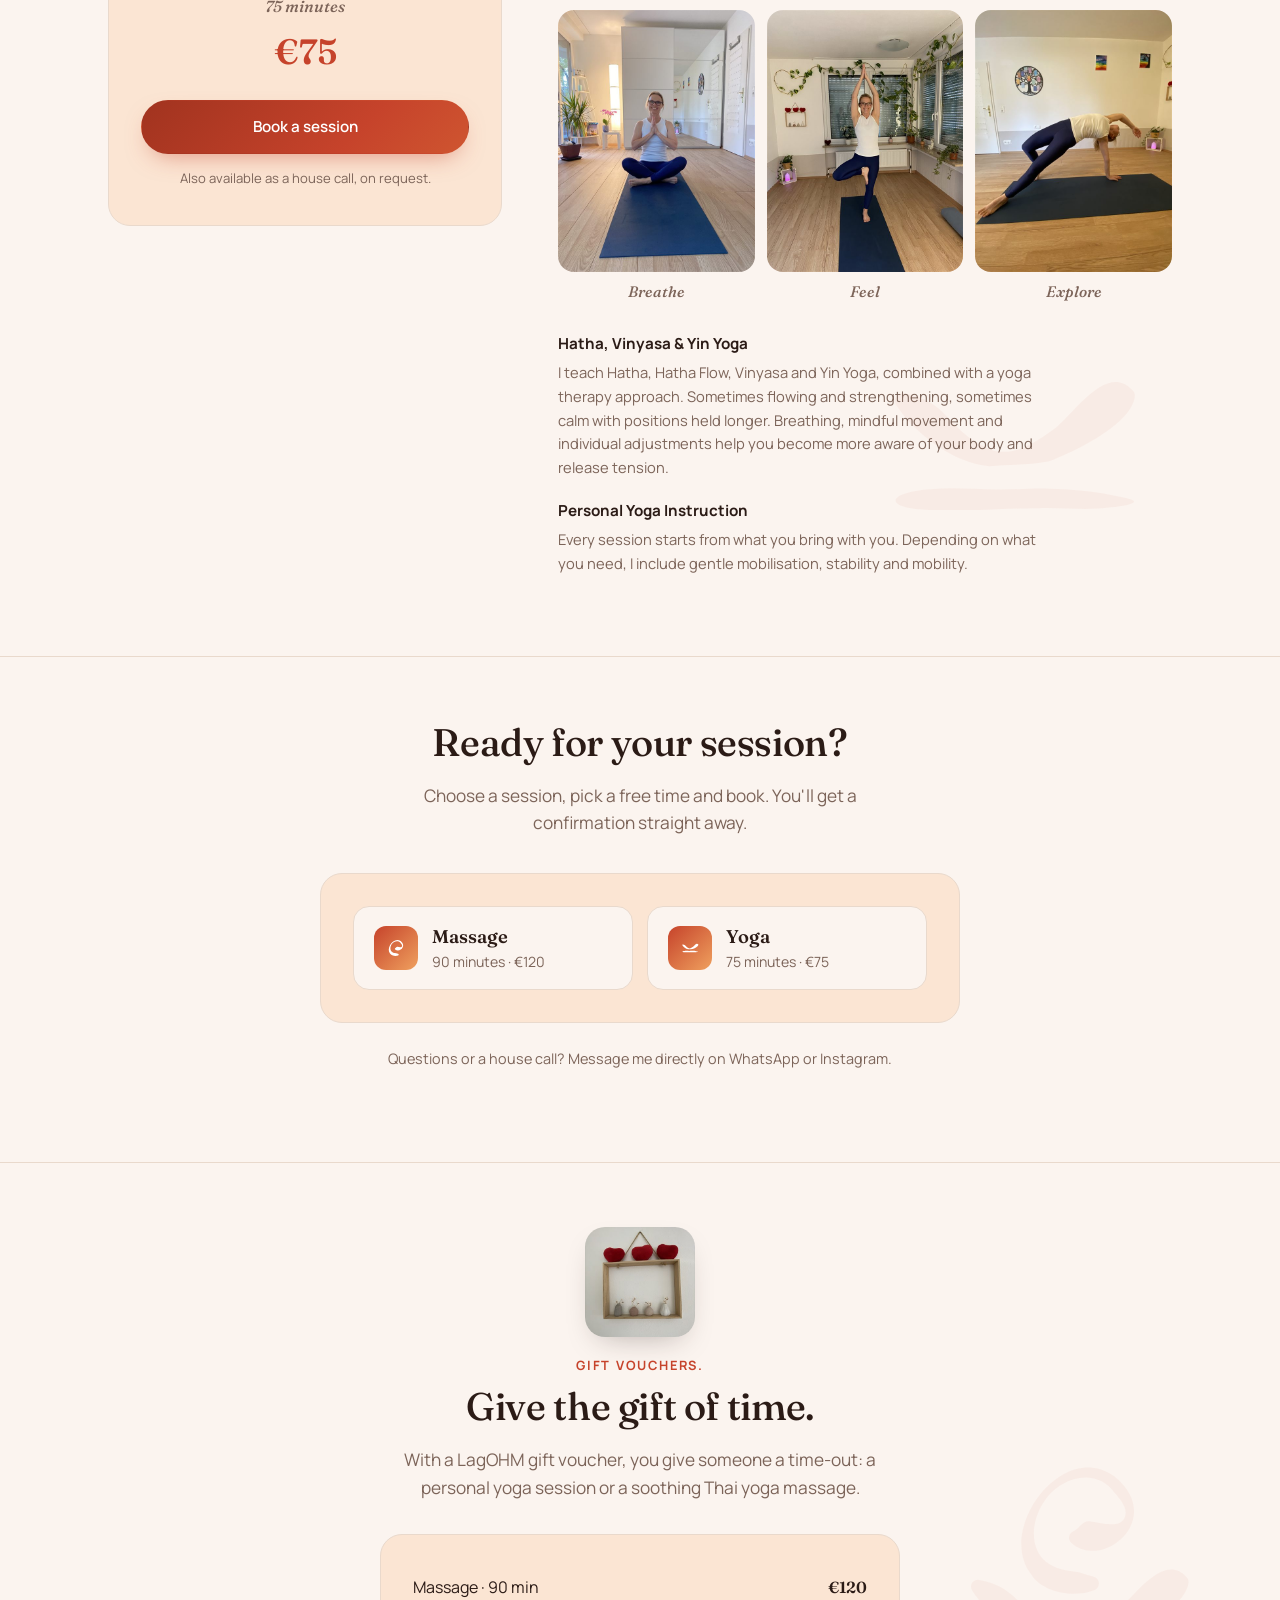
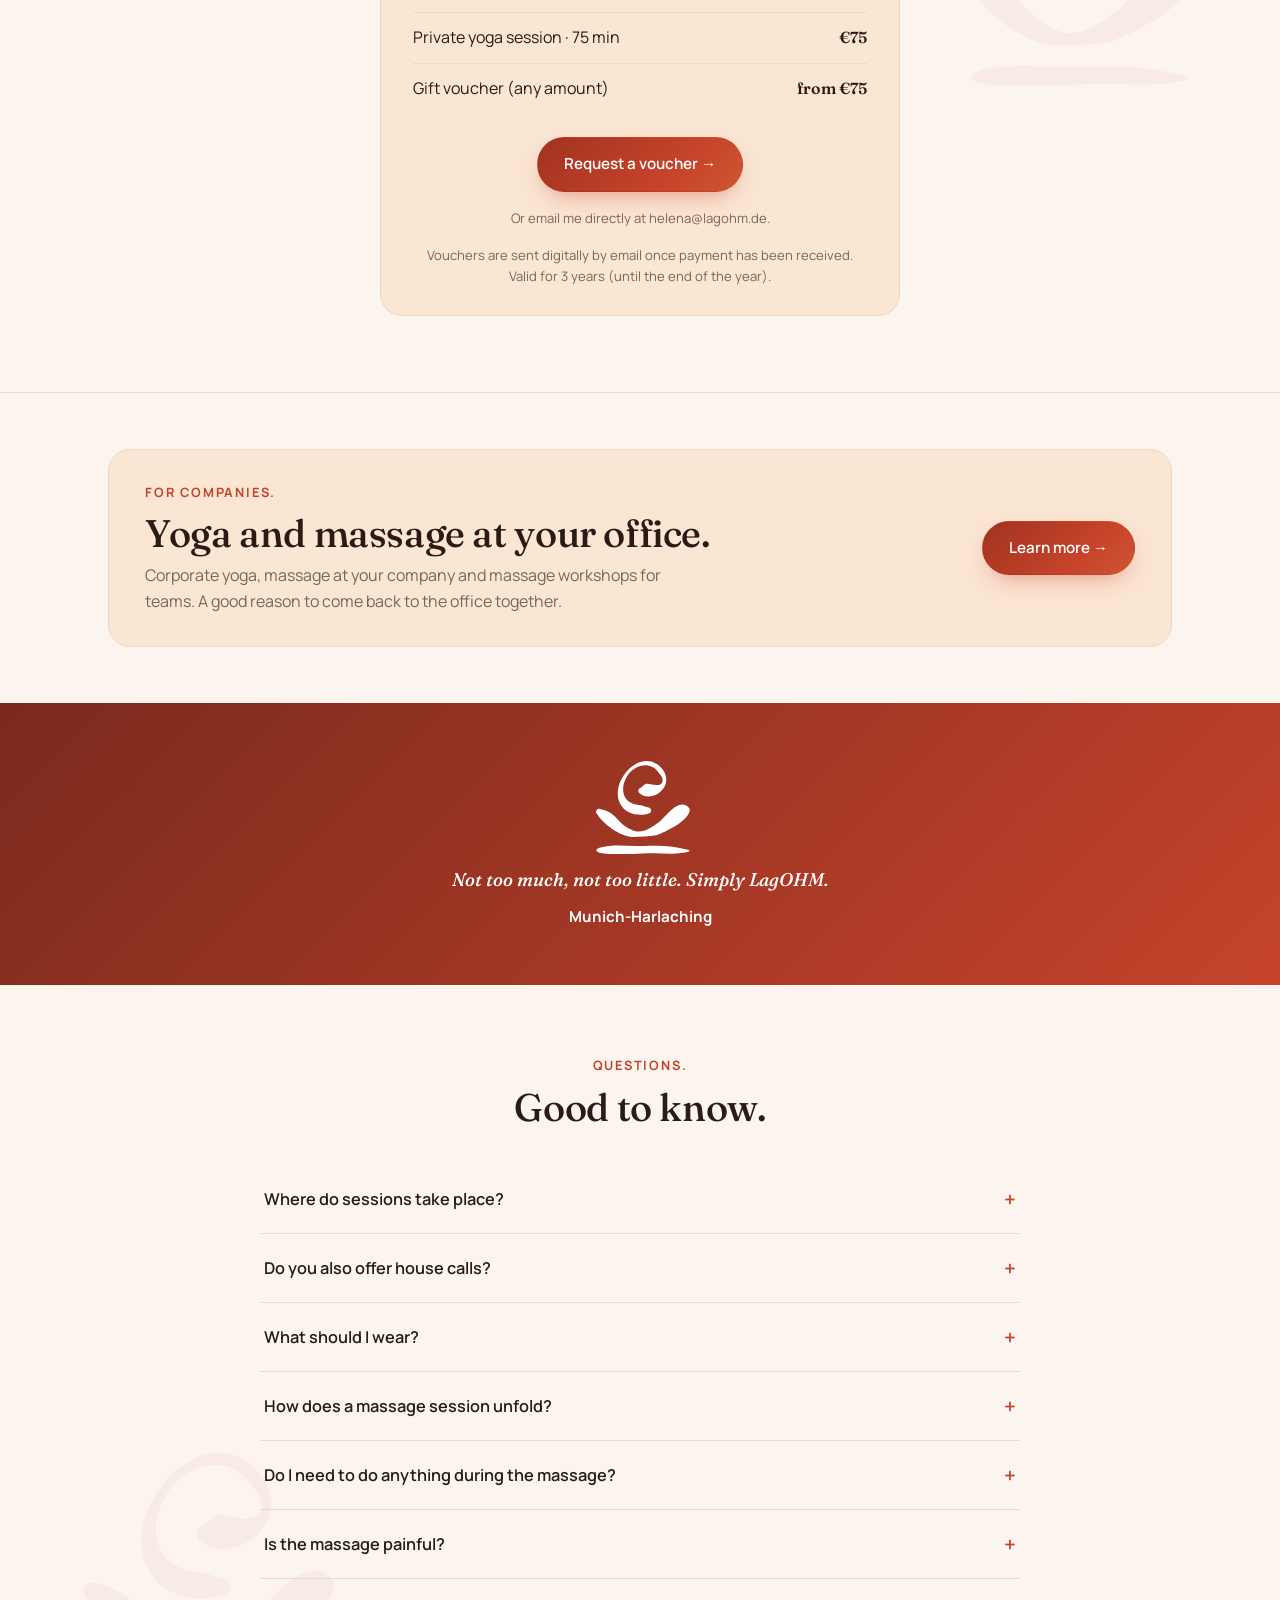
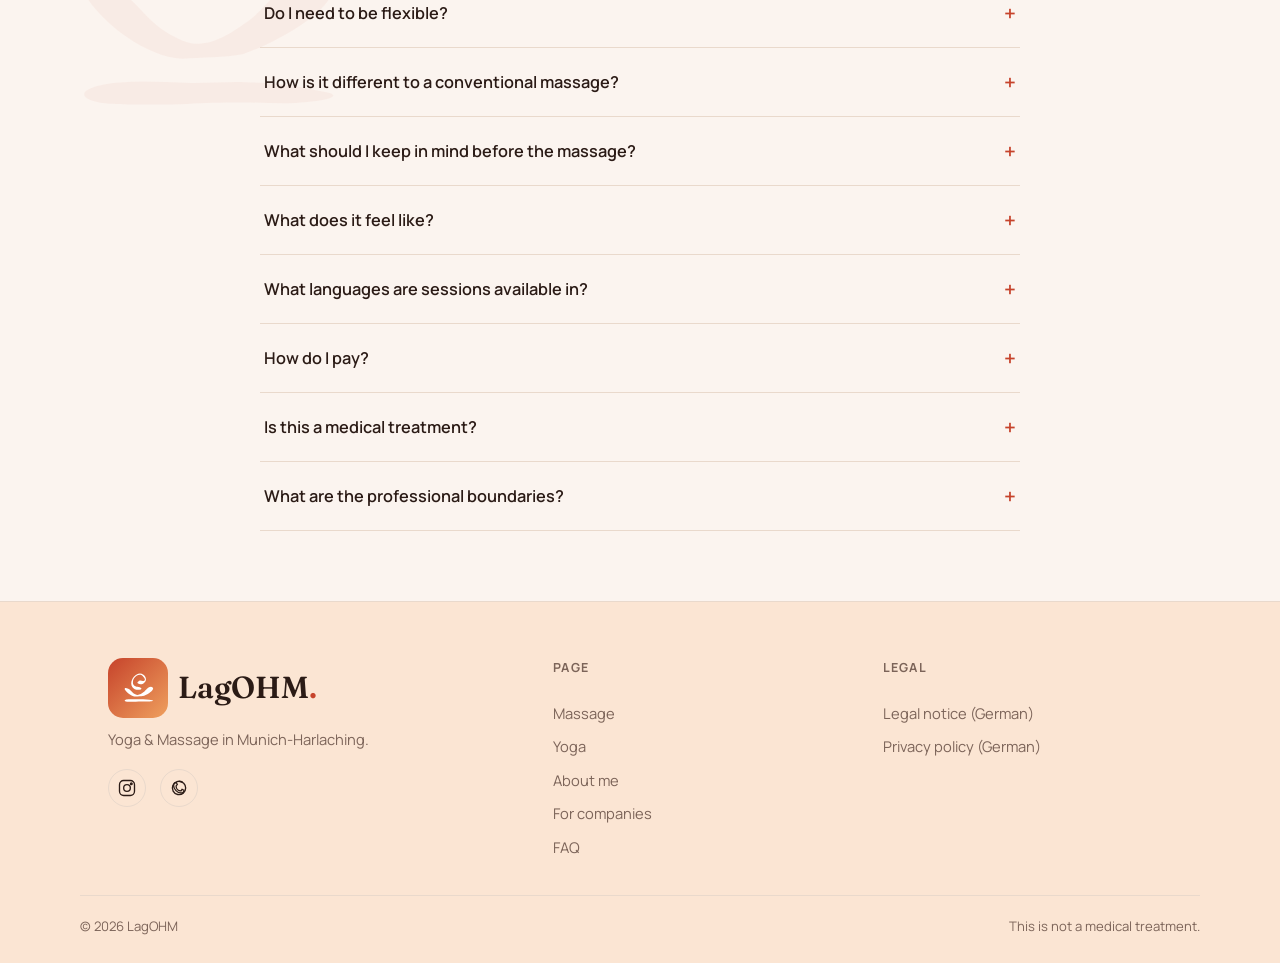
<file: en/index.html>
<!DOCTYPE html>
<html lang="en">
<head>
<meta charset="UTF-8">
<meta name="viewport" content="width=device-width, initial-scale=1.0">
<title>LagOHM – Yoga &amp; Massage in Munich-Harlaching</title>
<meta name="description" content="Yoga and massage in Munich-Harlaching. Hatha, Vinyasa and Yin Yoga, Yoga Therapy, Zen Shiatsu and Thai Yoga Massage with Helena, calm and tailored to you.">
<link rel="icon" type="image/png" href="../images/brand/lagohm-favicon-192.png">
<link rel="apple-touch-icon" href="../images/brand/lagohm-apple-touch-180.png">
<link rel="stylesheet" href="../css/style.css?v=20261028">
<link rel="stylesheet" href="../css/booking.css?v=20261028">
</head>
<body>

<header class="site-header">
  <div class="wrap header-inner">
    <a href="#top" class="brand">
      <span class="brand-mark">
        <img src="../images/icon-mark-white.svg" alt="LagOHM">
      </span>
      <span class="brand-name">LagOHM<span class="brand-dot">.</span></span>
    </a>
    <nav class="main-nav" id="main-nav">
      <a href="#massage">Massage</a>
      <a href="#yoga">Yoga</a>
      <a href="#about-me">About me</a>
      <a href="companies.html">For companies</a>
      <a href="#faq">FAQ</a>
    </nav>
    <div class="header-cta">
      <div class="lang-switch"><a href="../">DE</a><span class="lang-current">EN</span></div>
      <a class="btn btn-primary btn-small" href="#buchen">Book a session</a>
      <button class="nav-toggle" id="nav-toggle" aria-label="Open menu" aria-expanded="false">
        <span></span><span></span><span></span>
      </button>
    </div>
  </div>
</header>

<main id="top">

  <section class="hero">
    <div class="wrap hero-grid">
      <div class="hero-copy">
        <h1>Relax. Let go.<br><em>Be at one with yourself.</em></h1>
        <p class="lede"><em>Where all that counts is you and now.</em></p>
        <p class="lede">Yoga and massage in Munich-Harlaching, in a quiet, private room. <strong>Tailored entirely to you</strong>, so you can relax and recover.</p>
        <p class="hero-check">✓ Trained in Hatha, Vinyasa and Yin Yoga, Yoga Therapy, Zen Shiatsu &amp; Thai Yoga Massage</p>
        <a class="btn btn-primary" href="#buchen">Book a session</a>
      </div>
      <div class="hero-media">
        <img src="../images/helena-yoga.jpeg" alt="Helena in a yoga pose by the lake">
      </div>
    </div>
  </section>

  <section class="principles" id="philosophie">
    <div class="wrap">
      <div class="principles-head">
        <h2>What to expect at LagOHM.</h2>
        <img class="accent-round" src="../images/accent-buddha.jpg" alt="Buddha statue by the window" loading="lazy">
      </div>
      <div class="principle-grid">
        <div class="principle">
          <h3>Personal. Holistic</h3>
          <p>I combine yoga, Thai yoga massage and shiatsu in whatever way suits you.</p>
        </div>
        <div class="principle">
          <h3>What you need today</h3>
          <p>There is no predetermined routine. Every session is guided intuitively by what your body and mind need right now.</p>
        </div>
        <div class="principle">
          <h3>Just be in the moment</h3>
          <p>Calm and unhurried, so you can truly be at one with yourself.</p>
        </div>
      </div>
    </div>
  </section>

  <section class="about" id="about-me">
    <div class="wrap about-grid">
      <div class="about-media">
        <img src="../images/helena-portrait-2026.jpg" alt="Helena smiling on her yoga mat">
      </div>
      <div class="about-copy">
        <span class="eyebrow">About me.</span>
        <h2>Lagom meets OM.</h2>
        <p>LagOHM combines the Swedish <em>lagom</em>, <strong>the art of just the right amount</strong>, with the sound of yoga. I'm Helena, raised in Sweden, and at home in Munich for many years now.</p>
        <p>I’ve always found joy in movement, but it was yoga that stayed with me through thick and thin. The more digital and fast-paced the world became, the more I longed for <strong>real, mindful touch</strong> and time to breathe, away from screens.</p>
        <p>To me, everything is energy. When it can flow freely, there's room for <strong>balance and wellbeing</strong>. My job is to sense what your body needs right now, and help it find its flow again.</p>
        <p>When I work, time and space seem to disappear, and it feels like a shared, peaceful meditation. The nicest compliment I ever received was from a client who, after their session, <strong>slept through the night</strong> for the first time in a very long while.</p>

        <ul class="who-list">
          <li>For all those who sit a lot and want to feel more mobile again</li>
          <li>For anyone dealing with tension or struggling to sleep properly</li>
          <li>For anyone who wants to slow down in a busy digital life and come back to themselves, without any pressure to perform</li>
        </ul>
      </div>
    </div>
  </section>

  <section class="service-detail" id="massage">
    <div class="wrap service-detail-grid">
      <div class="service-detail-copy">
        <span class="eyebrow">Offer · Massage</span>
        <h2>Massage – relax &amp; let go</h2>
        <p class="lede">Mindful bodywork drawing on Thai yoga massage, Shiatsu and other techniques. At its core, it works with your <strong>nervous system</strong>: gentle touch, calm breath and a steady rhythm help you come back to yourself. Tense muscles benefit too, but above all you can relax deeply: <strong>taking a time-out</strong>, recharging, simply being.</p>

        <div class="photo-trio">
          <figure><img src="../images/massage-room.jpg" alt="Helena gently holding a client's head and neck" loading="lazy"><figcaption>Touch</figcaption></figure>
          <figure><img src="../images/massage-stretch.jpg?v=20261006" alt="Helena guiding a client's knee in a gentle rotation" loading="lazy"><figcaption>Move</figcaption></figure>
          <figure><img src="../images/massage-twist.jpg?v=20261006" alt="Helena applying gentle pressure to a client's shoulder" loading="lazy"><figcaption>Let go</figcaption></figure>
        </div>

        <div class="technique-list">
          <div class="technique">
            <h4>How a session unfolds</h4>
            <p>You stay fully clothed and lie on a soft mat on the floor. I work with gentle stretches, flowing movements, targeted pressure and touch, always tailored to you.</p>
          </div>
          <div class="technique">
            <h4>No fixed routine</h4>
            <p>I listen and follow what your body needs and how you're feeling that day. So every massage is a little different.</p>
          </div>
          <div class="technique">
            <h4>The focus: deep relaxation</h4>
            <p>Your body and mind can let go and come to rest.</p>
          </div>
        </div>
      </div>

      <aside class="service-panel">
        <div class="service-panel-icon-badge">
          <img class="service-panel-icon" src="../images/icon-massage-white.svg" alt="">
        </div>
        <div class="service-panel-time">90 minutes</div>
        <div class="service-panel-price">€120</div>
        <a class="btn btn-primary" href="#buchen" data-booking-service="massage">Book a session</a>
        <p class="service-panel-note">Also available as a house call, on request.</p>
      </aside>
    </div>
  </section>

  <section class="service-detail service-detail--alt" id="yoga">
    <div class="wrap service-detail-grid">
      <aside class="service-panel">
        <div class="service-panel-icon-badge">
          <img class="service-panel-icon" src="../images/icon-yoga-white.svg" alt="">
        </div>
        <div class="service-panel-time">75 minutes</div>
        <div class="service-panel-price">€75</div>
        <a class="btn btn-primary" href="#buchen" data-booking-service="yoga">Book a session</a>
        <p class="service-panel-note">Also available as a house call, on request.</p>
      </aside>

      <div class="service-detail-copy">
        <span class="eyebrow">Offer · Yoga</span>
        <h2>Yoga – just for you</h2>
        <p class="lede"><strong>One-on-one sessions</strong>, tailored to your body and your needs. No pressure to perform, just time for you.</p>

        <div class="photo-trio">
          <figure><img src="../images/yoga-seated.jpg?v=20261006" alt="Helena sitting cross-legged with hands at her heart" loading="lazy"><figcaption>Breathe</figcaption></figure>
          <figure><img src="../images/yoga-tree.jpg?v=20261006" alt="Helena in tree pose with hands above her head" loading="lazy"><figcaption>Feel</figcaption></figure>
          <figure><img src="../images/yoga-strength.jpg?v=20261006" alt="Helena in an opening yoga pose, supported on one arm" loading="lazy"><figcaption>Explore</figcaption></figure>
        </div>

        <div class="technique-list">
          <div class="technique">
            <h4>Hatha, Vinyasa &amp; Yin Yoga</h4>
            <p>I teach Hatha, Hatha Flow, Vinyasa and Yin Yoga, combined with a yoga therapy approach. Sometimes flowing and strengthening, sometimes calm with positions held longer. Breathing, mindful movement and individual adjustments help you become more aware of your body and release tension.</p>
          </div>
          <div class="technique">
            <h4>Personal Yoga Instruction</h4>
            <p>Every session starts from what you bring with you. Depending on what you need, I include gentle mobilisation, stability and mobility.</p>
          </div>
        </div>
      </div>
    </div>
  </section>

  <section class="services-cta-section" id="buchen">
    <div class="wrap">
      <h2 class="center">Ready for your session?</h2>
      <p class="lede center">Choose a session, pick a free time and book. You'll get a confirmation straight away.</p>

      <div class="booking-widget" id="booking-widget" data-csrf-url="../api/csrf-token.php" data-slots-url="../api/slots.php" data-create-url="../api/booking-create.php">
        <div class="booking-services" id="booking-services">
          <button type="button" class="booking-service-card" data-service="massage" data-service-name="Massage" data-duration="90" data-price="€120.00">
            <span class="booking-service-icon"><img src="../images/icon-massage-white.svg" alt=""></span>
            <span class="booking-service-text">
              <strong>Massage</strong>
              <span>90 minutes · €120</span>
            </span>
          </button>
          <button type="button" class="booking-service-card" data-service="yoga" data-service-name="Yoga" data-duration="75" data-price="€75.00">
            <span class="booking-service-icon"><img src="../images/icon-yoga-white.svg" alt=""></span>
            <span class="booking-service-text">
              <strong>Yoga</strong>
              <span>75 minutes · €75</span>
            </span>
          </button>
        </div>

        <div class="booking-step" id="booking-step-date" hidden>
          <label for="booking-date">Choose a date</label>
          <input type="date" id="booking-date">
          <div class="booking-slots" id="booking-slots"></div>
        </div>

        <form class="booking-form" id="booking-form" hidden novalidate>
          <input type="hidden" name="csrf_token" id="booking-csrf-token">
          <input type="hidden" name="form_rendered_at" id="booking-rendered-at">
          <input type="hidden" name="service" id="booking-input-service">
          <input type="hidden" name="date" id="booking-input-date">
          <input type="hidden" name="time" id="booking-input-time">

          <div class="booking-summary" id="booking-summary"></div>

          <label>Name*
            <input type="text" name="name" required maxlength="150">
          </label>
          <label>Email*
            <input type="email" name="email" required maxlength="190">
          </label>
          <label>Phone / WhatsApp (optional)
            <input type="tel" name="phone" maxlength="40">
          </label>
          <label>Message (optional), e.g. questions or a house call request
            <textarea name="note" rows="3" maxlength="2000"></textarea>
          </label>

          <div class="booking-honeypot" aria-hidden="true">
            <label>Website<input type="text" name="website" tabindex="-1" autocomplete="off"></label>
          </div>

          <label class="booking-consent">
            <input type="checkbox" name="gdpr_consent" required>
            I have read the <a href="../datenschutz.html" target="_blank">privacy policy</a> (in German).
          </label>

          <p class="booking-error" id="booking-error" hidden></p>
          <button type="submit" class="btn btn-primary">Book now</button>
          <button type="button" class="btn btn-ghost btn-small" id="booking-back">← Choose another time</button>
        </form>

        <div class="booking-success" id="booking-success" tabindex="-1" role="status" hidden></div>
      </div>

      <p class="booking-alt center">Questions or a house call? Message me directly on <a href="https://wa.me/4917696043066" target="_blank" rel="noopener">WhatsApp</a> or <a href="https://www.instagram.com/lagohm_yoga_massage/" target="_blank" rel="noopener">Instagram</a>.</p>
    </div>
  </section>

  <section class="gift-section" id="gift-vouchers">
    <div class="wrap">
      <img class="accent-round accent-center" src="../images/accent-hearts.jpg" alt="Shelf with three red hearts" loading="lazy">
      <span class="eyebrow center">Gift vouchers.</span>
      <h2 class="center">Give the gift of time.</h2>
      <p class="lede center">With a LagOHM gift voucher, you give someone a time-out: a personal yoga session or a soothing Thai yoga massage.</p>
      <div class="gift-card">
        <ul class="gift-options">
          <li><span>Massage · 90 min</span><strong>€120</strong></li>
          <li><span>Private yoga session · 75 min</span><strong>€75</strong></li>
          <li><span>Gift voucher (any amount)</span><strong>from €75</strong></li>
        </ul>
        <a class="btn btn-primary" href="mailto:helena@lagohm.de?subject=Gift%20voucher%20request&amp;body=Hi%20Helena%2C%0A%0AI%27d%20like%20to%20order%20a%20LagOHM%20gift%20voucher%3A%0A%0AVoucher%20(massage%20%2F%20yoga%20%2F%20any%20amount%3A%20%E2%80%A6%20%E2%82%AC)%3A%0AFor%20(recipient%27s%20name%2C%20optional)%3A%0APersonal%20message%20(optional)%3A%0A%0ABest%20wishes%0A">Request a voucher →</a>
        <p class="gift-note">Or email me directly at <a href="mailto:helena@lagohm.de?subject=Gift%20voucher%20request">helena@lagohm.de</a>.</p>
        <p class="gift-note">Vouchers are sent digitally by email once payment has been received. Valid for 3 years (until the end of the year).</p>
      </div>
    </div>
  </section>

  <section class="biz-teaser" id="companies">
    <div class="wrap">
      <div class="biz-teaser-inner">
        <div>
          <span class="eyebrow">For companies.</span>
          <h2>Yoga and massage at your office.</h2>
          <p>Corporate yoga, massage at your company and massage workshops for teams. A good reason to come back to the office together.</p>
        </div>
        <a class="btn btn-primary" href="companies.html">Learn more →</a>
      </div>
    </div>
  </section>

  <section class="info-strip">
    <div class="wrap info-strip-inner">
      <img class="info-strip-logo" src="../images/icon-mark-white.svg" alt="LagOHM">
      <p class="info-strip-lagom">Not too much, not too little. Simply LagOHM.</p>
      <p><strong>Munich-Harlaching</strong></p>
    </div>
  </section>

  <section class="faq" id="faq">
    <div class="wrap">
      <span class="eyebrow center">Questions.</span>
      <h2 class="center">Good to know.</h2>

      <div class="accordion">
        <div class="accordion-item">
          <button class="accordion-trigger" aria-expanded="false">
            <span>Where do sessions take place?</span><span class="accordion-icon">+</span>
          </button>
          <div class="accordion-panel" hidden>
            <p>In a private room in Munich-Harlaching. You'll receive the exact address once your session is confirmed.</p>
          </div>
        </div>
        <div class="accordion-item">
          <button class="accordion-trigger" aria-expanded="false">
            <span>Do you also offer house calls?</span><span class="accordion-icon">+</span>
          </button>
          <div class="accordion-panel" hidden>
            <p>Yes. Let me know where you are and we’ll go from there.</p>
          </div>
        </div>
        <div class="accordion-item">
          <button class="accordion-trigger" aria-expanded="false">
            <span>What should I wear?</span><span class="accordion-icon">+</span>
          </button>
          <div class="accordion-panel" hidden>
            <p>Soft, comfortable clothing that lets you move and stretch, yoga clothes for example. You remain fully clothed during the massage, no oil is used.</p>
          </div>
        </div>
        <div class="accordion-item">
          <button class="accordion-trigger" aria-expanded="false">
            <span>How does a massage session unfold?</span><span class="accordion-icon">+</span>
          </button>
          <div class="accordion-panel" hidden>
            <p>We start by talking about you and how you are feeling, and on that basis I combine soft stretches, flowing movements, pressure and mindful touch.</p>
          </div>
        </div>
        <div class="accordion-item">
          <button class="accordion-trigger" aria-expanded="false">
            <span>Do I need to do anything during the massage?</span><span class="accordion-icon">+</span>
          </button>
          <div class="accordion-panel" hidden>
            <p>No. You can simply let go. I move your body through the stretches and movements, and you don’t have to do anything yourself.</p>
          </div>
        </div>
        <div class="accordion-item">
          <button class="accordion-trigger" aria-expanded="false">
            <span>Is the massage painful?</span><span class="accordion-icon">+</span>
          </button>
          <div class="accordion-panel" hidden>
            <p>No. Definitely not. But if something is too much for you, just say.</p>
          </div>
        </div>
        <div class="accordion-item">
          <button class="accordion-trigger" aria-expanded="false">
            <span>Do I need to be flexible?</span><span class="accordion-icon">+</span>
          </button>
          <div class="accordion-panel" hidden>
            <p>Not at all. I adjust the movements and stretches to your body. There’s nothing you need to be able to do.</p>
          </div>
        </div>
        <div class="accordion-item">
          <button class="accordion-trigger" aria-expanded="false">
            <span>How is it different to a conventional massage?</span><span class="accordion-icon">+</span>
          </button>
          <div class="accordion-panel" hidden>
            <p>You don’t lie on a table and I don’t use oil. The treatment takes place fully clothed on a mat, and I draw on Thai yoga massage, Shiatsu and my yoga practice for the stretches, movements and touch.</p>
          </div>
        </div>
        <div class="accordion-item">
          <button class="accordion-trigger" aria-expanded="false">
            <span>What should I keep in mind before the massage?</span><span class="accordion-icon">+</span>
          </button>
          <div class="accordion-panel" hidden>
            <p>It is best not to eat a big meal beforehand, and make sure you tell me if you have any pain, injuries or health constraints.</p>
          </div>
        </div>
        <div class="accordion-item">
          <button class="accordion-trigger" aria-expanded="false">
            <span>What does it feel like?</span><span class="accordion-icon">+</span>
          </button>
          <div class="accordion-panel" hidden>
            <p>Peaceful, warm and timeless. How much pressure I put into the touch is based on your sensitivity. And if anything doesn’t feel right, just say.</p>
          </div>
        </div>
        <div class="accordion-item">
          <button class="accordion-trigger" aria-expanded="false">
            <span>What languages are sessions available in?</span><span class="accordion-icon">+</span>
          </button>
          <div class="accordion-panel" hidden>
            <p>German, English and Swedish.</p>
          </div>
        </div>
        <div class="accordion-item">
          <button class="accordion-trigger" aria-expanded="false">
            <span>How do I pay?</span><span class="accordion-icon">+</span>
          </button>
          <div class="accordion-panel" hidden>
            <p>In cash or by bank transfer.</p>
          </div>
        </div>
        <div class="accordion-item">
          <button class="accordion-trigger" aria-expanded="false">
            <span>Is this a medical treatment?</span><span class="accordion-icon">+</span>
          </button>
          <div class="accordion-panel" hidden>
            <p>No. Yoga and massage at LagOHM are mindful bodywork and not a replacement for conventional medicine or therapy.</p>
          </div>
        </div>
        <div class="accordion-item">
          <button class="accordion-trigger" aria-expanded="false">
            <span>What are the professional boundaries?</span><span class="accordion-icon">+</span>
          </button>
          <div class="accordion-panel" hidden>
            <p>Every session is purely professional and solely for relaxation, regeneration and your wellbeing.</p>
          </div>
        </div>
      </div>
    </div>
  </section>

</main>

<footer class="site-footer">
  <div class="wrap footer-inner">
    <div class="footer-brand">
      <div class="footer-brand-mark">
        <span class="brand-mark">
          <img src="../images/icon-mark-white.svg" alt="">
        </span>
        <span class="brand-name">LagOHM<span class="brand-dot">.</span></span>
      </div>
      <p>Yoga &amp; Massage in Munich-Harlaching.</p>
      <div class="footer-social">
        <a href="https://www.instagram.com/lagohm_yoga_massage/" target="_blank" rel="noopener" aria-label="Instagram">
          <svg width="20" height="20" viewBox="0 0 24 24" fill="none" stroke="currentColor" stroke-width="1.6"><rect x="3" y="3" width="18" height="18" rx="5"/><circle cx="12" cy="12" r="4"/><circle cx="17.2" cy="6.8" r="1"/></svg>
        </a>
        <a href="https://wa.me/4917696043066" target="_blank" rel="noopener" aria-label="WhatsApp">
          <svg width="20" height="20" viewBox="0 0 24 24" fill="none" stroke="currentColor" stroke-width="1.6"><path d="M20 12a8 8 0 1 1-3.6-6.7"/><path d="M20 12c0-4.4-3.6-8-8-8"/><path d="M8.5 9.5c0 3.5 2.5 6 6 6l1.2-2s2 1 2.3 1.2c.2 2-1.5 3.3-3.5 3.3-4.4 0-9-4.6-9-9 0-2 1.3-3.7 3.3-3.5.2.3 1.2 2.3 1.2 2.3z"/></svg>
        </a>
      </div>
    </div>
    <div class="footer-col">
      <span class="footer-heading">Page</span>
      <a href="#massage">Massage</a>
      <a href="#yoga">Yoga</a>
      <a href="#about-me">About me</a>
      <a href="companies.html">For companies</a>
      <a href="#faq">FAQ</a>
    </div>
    <div class="footer-col">
      <span class="footer-heading">Legal</span>
      <a href="../impressum.html">Legal notice (German)</a>
      <a href="../datenschutz.html">Privacy policy (German)</a>
    </div>
  </div>
  <div class="wrap footer-bottom">
    <span>© 2026 LagOHM</span>
    <span>This is not a medical treatment.</span>
  </div>
</footer>

<script src="../js/script.js?v=20261028"></script>
<script src="../js/booking.js?v=20261028"></script>
</body>
</html>
</file>
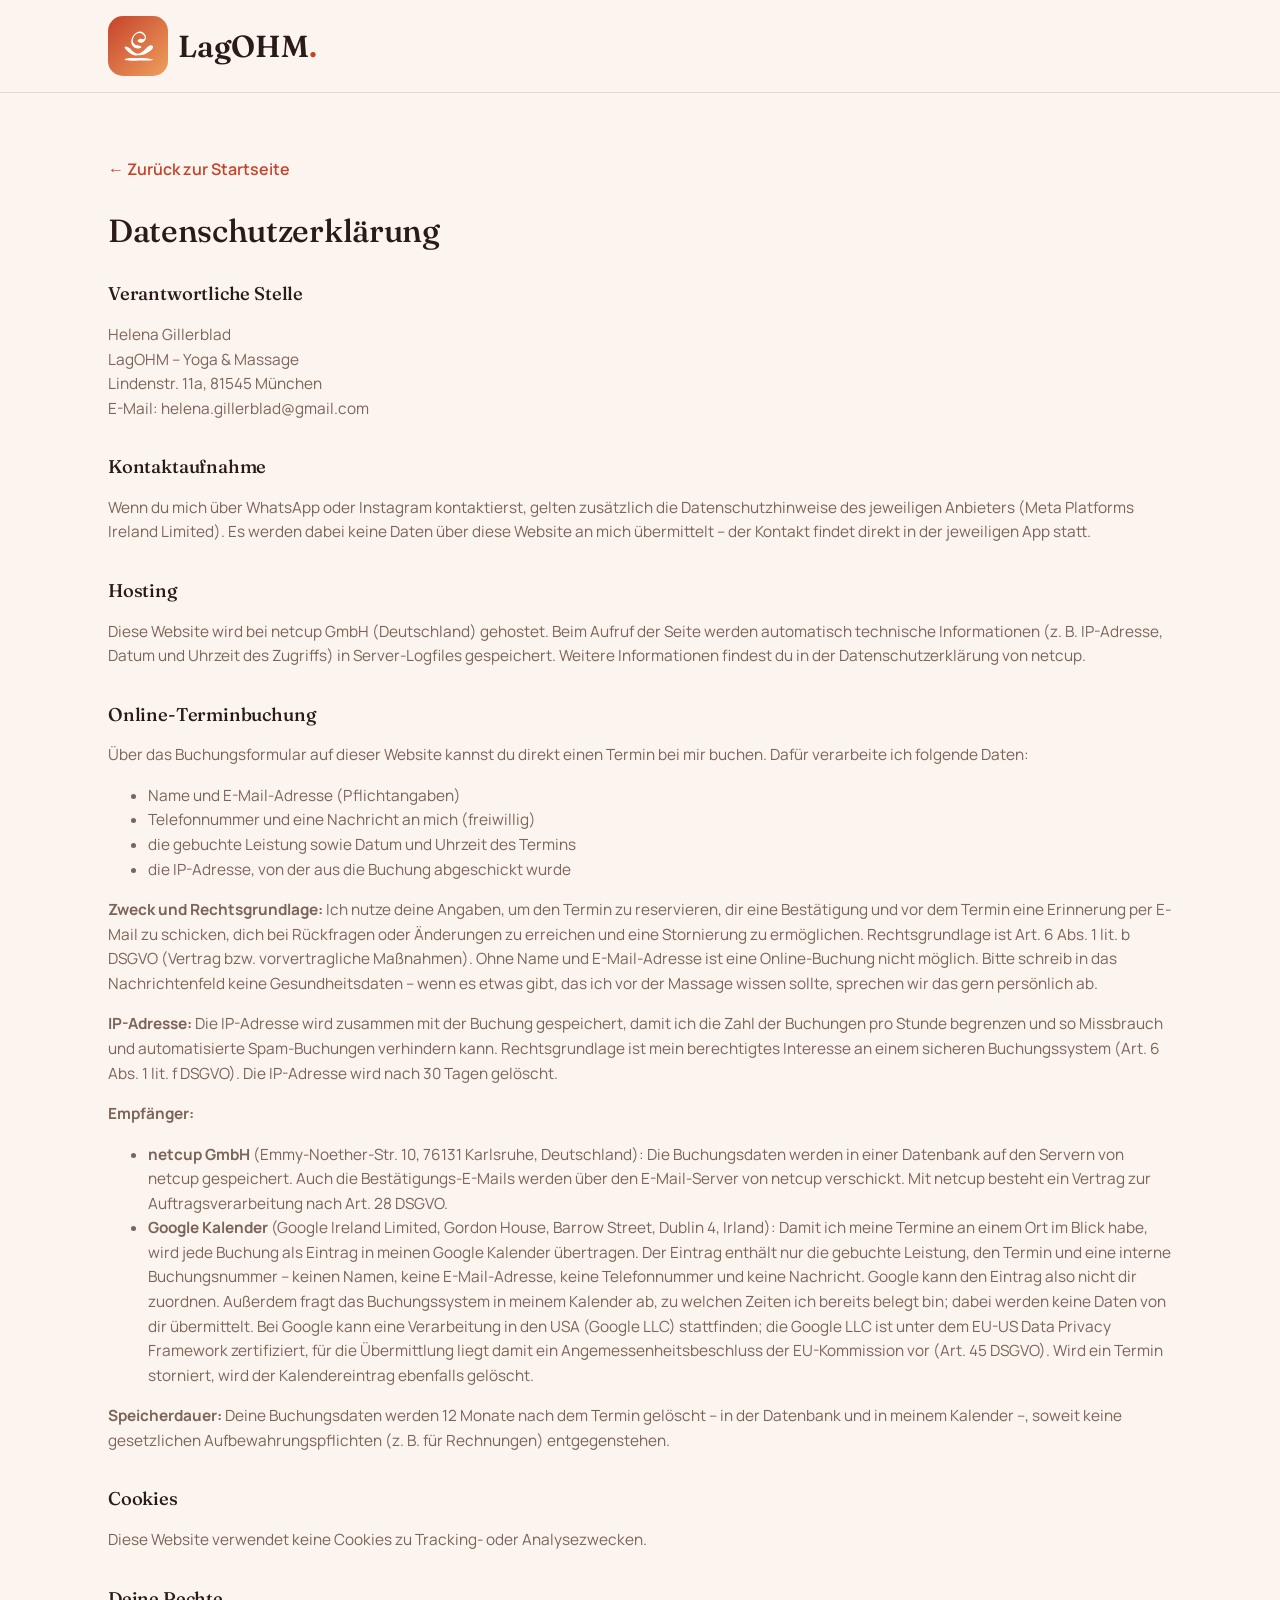
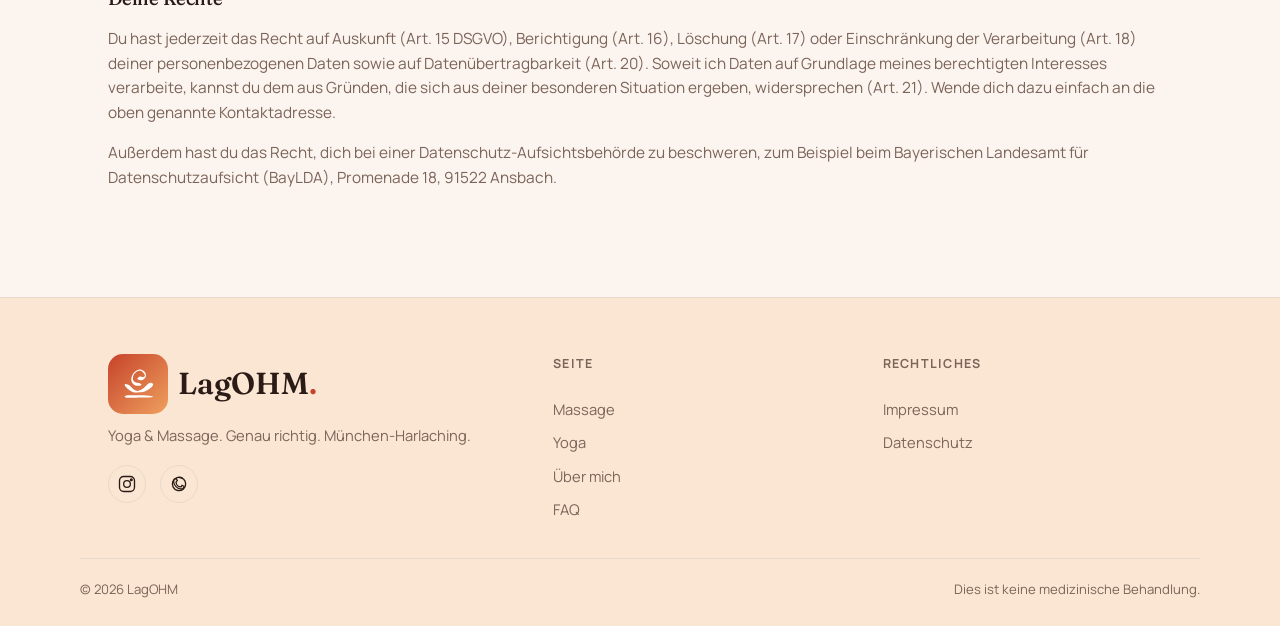
<file: datenschutz.html>
<!DOCTYPE html>
<html lang="de">
<head>
<meta charset="UTF-8">
<meta name="viewport" content="width=device-width, initial-scale=1.0">
<title>Datenschutz – LagOHM</title>
<link rel="icon" type="image/png" href="images/brand/lagohm-favicon-192.png">
<link rel="apple-touch-icon" href="images/brand/lagohm-apple-touch-180.png">
<link rel="stylesheet" href="css/style.css?v=20261028">
</head>
<body>

<header class="site-header">
  <div class="wrap header-inner">
    <a href="index.html" class="brand">
      <span class="brand-mark">
        <img src="images/icon-mark-white.svg" alt="LagOHM">
      </span>
      <span class="brand-name">LagOHM<span class="brand-dot">.</span></span>
    </a>
  </div>
</header>

<main class="legal-page">
  <div class="wrap">
    <a class="back" href="index.html">← Zurück zur Startseite</a>
    <h1>Datenschutzerklärung</h1>

    <h2>Verantwortliche Stelle</h2>
    <p>
      Helena Gillerblad<br>
      LagOHM – Yoga &amp; Massage<br>
      Lindenstr. 11a, 81545 München<br>
      E-Mail: helena.gillerblad@gmail.com
    </p>

    <h2>Kontaktaufnahme</h2>
    <p>Wenn du mich über WhatsApp oder Instagram kontaktierst, gelten zusätzlich die Datenschutzhinweise des jeweiligen Anbieters (Meta Platforms Ireland Limited). Es werden dabei keine Daten über diese Website an mich übermittelt – der Kontakt findet direkt in der jeweiligen App statt.</p>

    <h2>Hosting</h2>
    <p>Diese Website wird bei netcup GmbH (Deutschland) gehostet. Beim Aufruf der Seite werden automatisch technische Informationen (z. B. IP-Adresse, Datum und Uhrzeit des Zugriffs) in Server-Logfiles gespeichert. Weitere Informationen findest du in der Datenschutzerklärung von netcup.</p>

    <h2>Online-Terminbuchung</h2>
    <p>Über das Buchungsformular auf dieser Website kannst du direkt einen Termin bei mir buchen. Dafür verarbeite ich folgende Daten:</p>
    <ul>
      <li>Name und E-Mail-Adresse (Pflichtangaben)</li>
      <li>Telefonnummer und eine Nachricht an mich (freiwillig)</li>
      <li>die gebuchte Leistung sowie Datum und Uhrzeit des Termins</li>
      <li>die IP-Adresse, von der aus die Buchung abgeschickt wurde</li>
    </ul>
    <p><strong>Zweck und Rechtsgrundlage:</strong> Ich nutze deine Angaben, um den Termin zu reservieren, dir eine Bestätigung und vor dem Termin eine Erinnerung per E-Mail zu schicken, dich bei Rückfragen oder Änderungen zu erreichen und eine Stornierung zu ermöglichen. Rechtsgrundlage ist Art. 6 Abs. 1 lit. b DSGVO (Vertrag bzw. vorvertragliche Maßnahmen). Ohne Name und E-Mail-Adresse ist eine Online-Buchung nicht möglich. Bitte schreib in das Nachrichtenfeld keine Gesundheitsdaten – wenn es etwas gibt, das ich vor der Massage wissen sollte, sprechen wir das gern persönlich ab.</p>
    <p><strong>IP-Adresse:</strong> Die IP-Adresse wird zusammen mit der Buchung gespeichert, damit ich die Zahl der Buchungen pro Stunde begrenzen und so Missbrauch und automatisierte Spam-Buchungen verhindern kann. Rechtsgrundlage ist mein berechtigtes Interesse an einem sicheren Buchungssystem (Art. 6 Abs. 1 lit. f DSGVO). Die IP-Adresse wird nach 30 Tagen gelöscht.</p>
    <p><strong>Empfänger:</strong></p>
    <ul>
      <li><strong>netcup GmbH</strong> (Emmy-Noether-Str. 10, 76131 Karlsruhe, Deutschland): Die Buchungsdaten werden in einer Datenbank auf den Servern von netcup gespeichert. Auch die Bestätigungs-E-Mails werden über den E-Mail-Server von netcup verschickt. Mit netcup besteht ein Vertrag zur Auftragsverarbeitung nach Art. 28 DSGVO.</li>
      <li><strong>Google Kalender</strong> (Google Ireland Limited, Gordon House, Barrow Street, Dublin 4, Irland): Damit ich meine Termine an einem Ort im Blick habe, wird jede Buchung als Eintrag in meinen Google Kalender übertragen. Der Eintrag enthält nur die gebuchte Leistung, den Termin und eine interne Buchungsnummer – keinen Namen, keine E-Mail-Adresse, keine Telefonnummer und keine Nachricht. Google kann den Eintrag also nicht dir zuordnen. Außerdem fragt das Buchungssystem in meinem Kalender ab, zu welchen Zeiten ich bereits belegt bin; dabei werden keine Daten von dir übermittelt. Bei Google kann eine Verarbeitung in den USA (Google LLC) stattfinden; die Google LLC ist unter dem EU-US Data Privacy Framework zertifiziert, für die Übermittlung liegt damit ein Angemessenheitsbeschluss der EU-Kommission vor (Art. 45 DSGVO). Wird ein Termin storniert, wird der Kalendereintrag ebenfalls gelöscht.</li>
    </ul>
    <p><strong>Speicherdauer:</strong> Deine Buchungsdaten werden 12 Monate nach dem Termin gelöscht – in der Datenbank und in meinem Kalender –, soweit keine gesetzlichen Aufbewahrungspflichten (z. B. für Rechnungen) entgegenstehen.</p>

    <h2>Cookies</h2>
    <p>Diese Website verwendet keine Cookies zu Tracking- oder Analysezwecken.</p>

    <h2>Deine Rechte</h2>
    <p>Du hast jederzeit das Recht auf Auskunft (Art. 15 DSGVO), Berichtigung (Art. 16), Löschung (Art. 17) oder Einschränkung der Verarbeitung (Art. 18) deiner personenbezogenen Daten sowie auf Datenübertragbarkeit (Art. 20). Soweit ich Daten auf Grundlage meines berechtigten Interesses verarbeite, kannst du dem aus Gründen, die sich aus deiner besonderen Situation ergeben, widersprechen (Art. 21). Wende dich dazu einfach an die oben genannte Kontaktadresse.</p>
    <p>Außerdem hast du das Recht, dich bei einer Datenschutz-Aufsichtsbehörde zu beschweren, zum Beispiel beim Bayerischen Landesamt für Datenschutzaufsicht (BayLDA), Promenade 18, 91522 Ansbach.</p>
  </div>
</main>

<footer class="site-footer">
  <div class="wrap footer-inner">
    <div class="footer-brand">
      <div class="footer-brand-mark">
        <span class="brand-mark">
          <img src="images/icon-mark-white.svg" alt="">
        </span>
        <span class="brand-name">LagOHM<span class="brand-dot">.</span></span>
      </div>
      <p>Yoga &amp; Massage. Genau richtig. München-Harlaching.</p>
      <div class="footer-social">
        <a href="https://www.instagram.com/lagohm_yoga_massage/" target="_blank" rel="noopener" aria-label="Instagram">
          <svg width="20" height="20" viewBox="0 0 24 24" fill="none" stroke="currentColor" stroke-width="1.6"><rect x="3" y="3" width="18" height="18" rx="5"/><circle cx="12" cy="12" r="4"/><circle cx="17.2" cy="6.8" r="1"/></svg>
        </a>
        <a href="https://wa.me/4917696043066" target="_blank" rel="noopener" aria-label="WhatsApp">
          <svg width="20" height="20" viewBox="0 0 24 24" fill="none" stroke="currentColor" stroke-width="1.6"><path d="M20 12a8 8 0 1 1-3.6-6.7"/><path d="M20 12c0-4.4-3.6-8-8-8"/><path d="M8.5 9.5c0 3.5 2.5 6 6 6l1.2-2s2 1 2.3 1.2c.2 2-1.5 3.3-3.5 3.3-4.4 0-9-4.6-9-9 0-2 1.3-3.7 3.3-3.5.2.3 1.2 2.3 1.2 2.3z"/></svg>
        </a>
      </div>
    </div>
    <div class="footer-col">
      <span class="footer-heading">Seite</span>
      <a href="index.html#massage">Massage</a>
      <a href="index.html#yoga">Yoga</a>
      <a href="index.html#ueber-mich">Über mich</a>
      <a href="index.html#faq">FAQ</a>
    </div>
    <div class="footer-col">
      <span class="footer-heading">Rechtliches</span>
      <a href="impressum.html">Impressum</a>
      <a href="datenschutz.html">Datenschutz</a>
    </div>
  </div>
  <div class="wrap footer-bottom">
    <span>© 2026 LagOHM</span>
    <span>Dies ist keine medizinische Behandlung.</span>
  </div>
</footer>

</body>
</html>
</file>
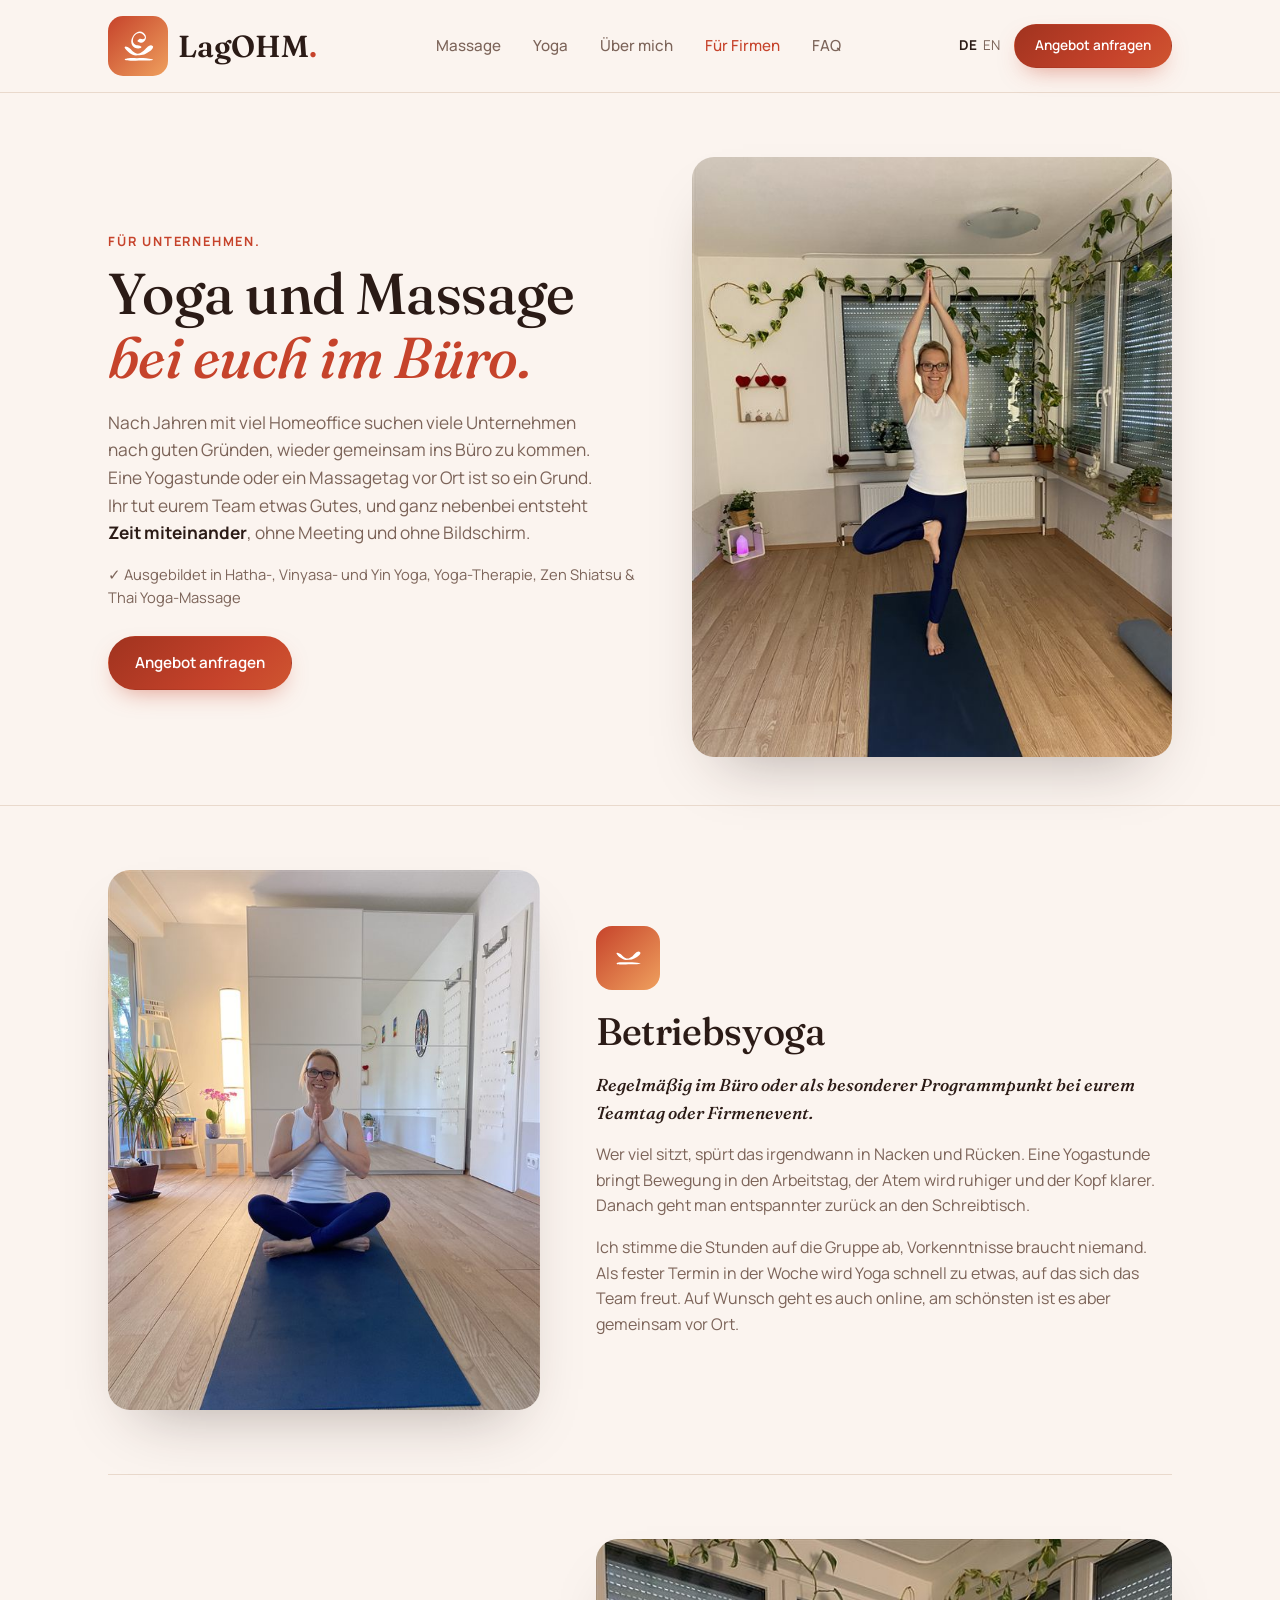
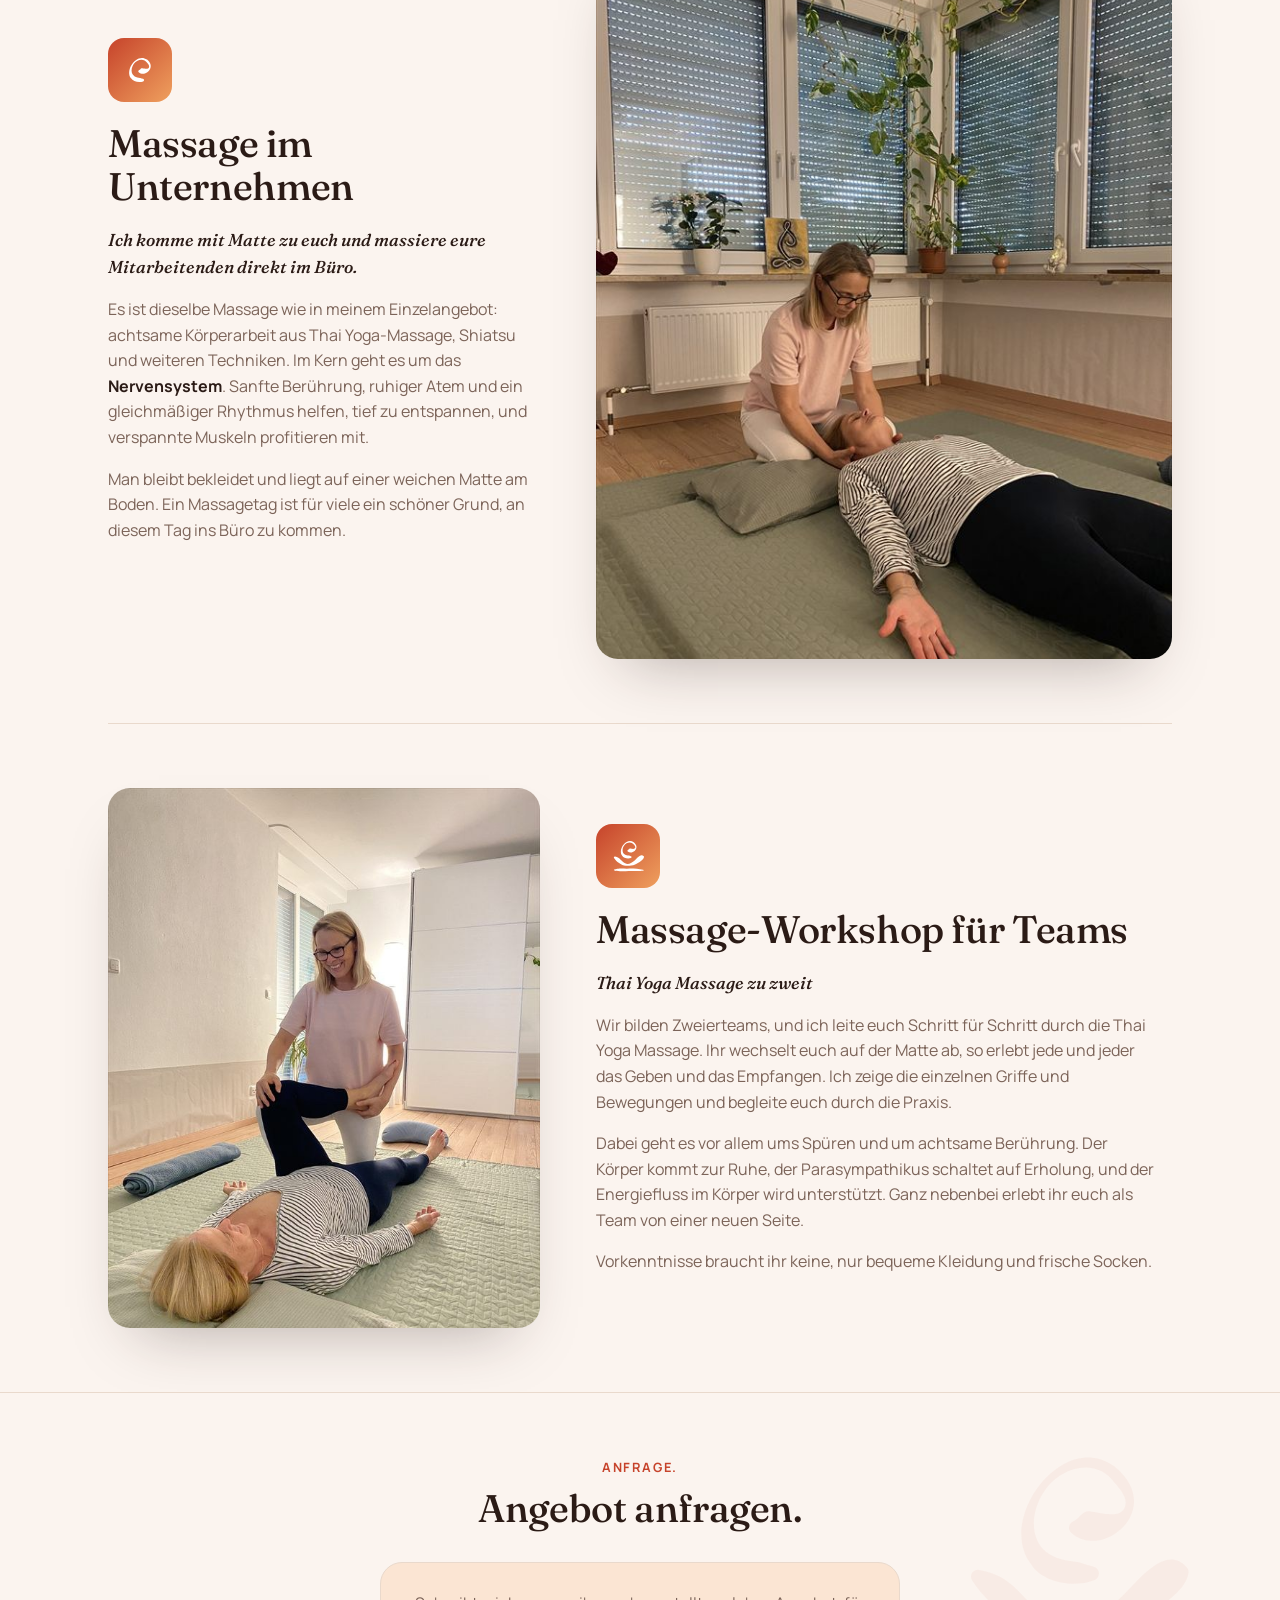
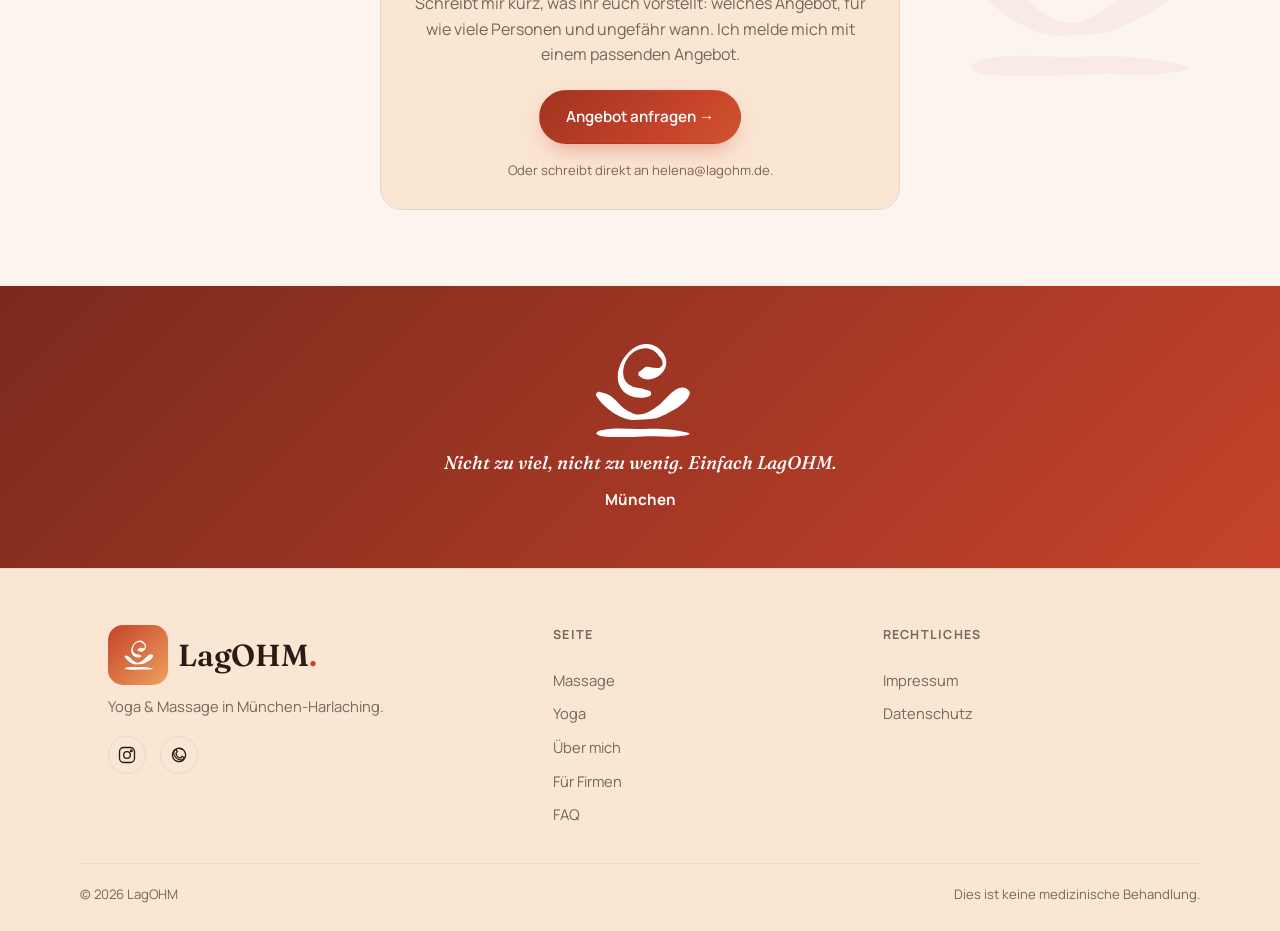
<file: firmen.html>
<!DOCTYPE html>
<html lang="de">
<head>
<meta charset="UTF-8">
<meta name="viewport" content="width=device-width, initial-scale=1.0">
<title>Betriebsyoga &amp; Massage für Unternehmen in München – LagOHM</title>
<meta name="description" content="Betriebsyoga, Massage im Unternehmen und Massage-Workshops für Teams in München. Helena von LagOHM kommt zu euch ins Büro.">
<link rel="icon" type="image/png" href="images/brand/lagohm-favicon-192.png">
<link rel="apple-touch-icon" href="images/brand/lagohm-apple-touch-180.png">
<link rel="stylesheet" href="css/style.css?v=20261028">
</head>
<body>

<header class="site-header">
  <div class="wrap header-inner">
    <a href="index.html" class="brand">
      <span class="brand-mark">
        <img src="images/icon-mark-white.svg" alt="LagOHM">
      </span>
      <span class="brand-name">LagOHM<span class="brand-dot">.</span></span>
    </a>
    <nav class="main-nav" id="main-nav">
      <a href="index.html#massage">Massage</a>
      <a href="index.html#yoga">Yoga</a>
      <a href="index.html#ueber-mich">Über mich</a>
      <a href="firmen.html" class="active">Für Firmen</a>
      <a href="index.html#faq">FAQ</a>
    </nav>
    <div class="header-cta">
      <div class="lang-switch"><span class="lang-current">DE</span><a href="en/companies.html">EN</a></div>
      <a class="btn btn-primary btn-small" href="#anfrage">Angebot anfragen</a>
      <button class="nav-toggle" id="nav-toggle" aria-label="Menü öffnen" aria-expanded="false">
        <span></span><span></span><span></span>
      </button>
    </div>
  </div>
</header>

<main id="top">

  <section class="hero">
    <div class="wrap hero-grid">
      <div class="hero-copy">
        <span class="eyebrow">Für Unternehmen.</span>
        <h1>Yoga und Massage<br><em>bei euch im Büro.</em></h1>
        <p class="lede">Nach Jahren mit viel Homeoffice suchen viele Unternehmen nach guten Gründen, wieder gemeinsam ins Büro zu kommen. Eine Yogastunde oder ein Massagetag vor Ort ist so ein Grund. Ihr tut eurem Team etwas Gutes, und ganz nebenbei entsteht <strong>Zeit miteinander</strong>, ohne Meeting und ohne Bildschirm.</p>
        <p class="hero-check">✓ Ausgebildet in Hatha-, Vinyasa- und Yin Yoga, Yoga-Therapie, Zen Shiatsu &amp; Thai Yoga-Massage</p>
        <a class="btn btn-primary" href="#anfrage">Angebot anfragen</a>
      </div>
      <div class="hero-media">
        <img src="images/yoga-tree.jpg?v=20261006" alt="Helena in der Baumhaltung">
      </div>
    </div>
  </section>

  <section class="biz-offers">
    <div class="wrap">

      <article class="biz-offer" id="betriebsyoga">
        <img class="biz-offer-photo" src="images/yoga-seated.jpg?v=20261006" alt="Helena sitzt ruhig atmend auf der Yogamatte" loading="lazy">
        <div class="biz-offer-copy">
          <span class="biz-badge"><img src="images/icon-yoga-white.svg" alt=""></span>
          <h2>Betriebsyoga</h2>
          <p class="biz-offer-sub">Regelmäßig im Büro oder als besonderer Programmpunkt bei eurem Teamtag oder Firmenevent.</p>
          <p>Wer viel sitzt, spürt das irgendwann in Nacken und Rücken. Eine Yogastunde bringt Bewegung in den Arbeitstag, der Atem wird ruhiger und der Kopf klarer. Danach geht man entspannter zurück an den Schreibtisch.</p>
          <p>Ich stimme die Stunden auf die Gruppe ab, Vorkenntnisse braucht niemand. Als fester Termin in der Woche wird Yoga schnell zu etwas, auf das sich das Team freut. Auf Wunsch geht es auch online, am schönsten ist es aber gemeinsam vor Ort.</p>
        </div>
      </article>

      <article class="biz-offer biz-offer--alt" id="massage-im-unternehmen">
        <img class="biz-offer-photo" src="images/massage-room.jpg" alt="Helena hält bei einer Kundin sanft den Kopf und Nacken" loading="lazy">
        <div class="biz-offer-copy">
          <span class="biz-badge"><img src="images/icon-massage-white.svg" alt=""></span>
          <h2>Massage im Unternehmen</h2>
          <p class="biz-offer-sub">Ich komme mit Matte zu euch und massiere eure Mitarbeitenden direkt im Büro.</p>
          <p>Es ist dieselbe Massage wie in meinem Einzelangebot: achtsame Körperarbeit aus Thai Yoga-Massage, Shiatsu und weiteren Techniken. Im Kern geht es um das <strong>Nervensystem</strong>. Sanfte Berührung, ruhiger Atem und ein gleichmäßiger Rhythmus helfen, tief zu entspannen, und verspannte Muskeln profitieren mit.</p>
          <p>Man bleibt bekleidet und liegt auf einer weichen Matte am Boden. Ein Massagetag ist für viele ein schöner Grund, an diesem Tag ins Büro zu kommen.</p>
        </div>
      </article>

      <article class="biz-offer" id="massage-workshop">
        <img class="biz-offer-photo" src="images/massage-stretch.jpg?v=20261006" alt="Helena führt bei einer Kundin eine sanfte Knie-Rotation aus" loading="lazy">
        <div class="biz-offer-copy">
          <span class="biz-badge"><img src="images/icon-mark-white.svg" alt=""></span>
          <h2>Massage-Workshop für Teams</h2>
          <p class="biz-offer-sub">Thai Yoga Massage zu zweit</p>
          <p>Wir bilden Zweierteams, und ich leite euch Schritt für Schritt durch die Thai Yoga Massage. Ihr wechselt euch auf der Matte ab, so erlebt jede und jeder das Geben und das Empfangen. Ich zeige die einzelnen Griffe und Bewegungen und begleite euch durch die Praxis.</p>
          <p>Dabei geht es vor allem ums Spüren und um achtsame Berührung. Der Körper kommt zur Ruhe, der Parasympathikus schaltet auf Erholung, und der Energiefluss im Körper wird unterstützt. Ganz nebenbei erlebt ihr euch als Team von einer neuen Seite.</p>
          <p>Vorkenntnisse braucht ihr keine, nur bequeme Kleidung und frische Socken.</p>
        </div>
      </article>

    </div>
  </section>

  <section class="biz-cta-section" id="anfrage">
    <div class="wrap">
      <span class="eyebrow center">Anfrage.</span>
      <h2 class="center">Angebot anfragen.</h2>
      <div class="gift-card">
        <p>Schreibt mir kurz, was ihr euch vorstellt: welches Angebot, für wie viele Personen und ungefähr wann. Ich melde mich mit einem passenden Angebot.</p>
        <a class="btn btn-primary" href="mailto:helena@lagohm.de?subject=Anfrage%20Firmenangebot&amp;body=Hallo%20Helena%2C%0A%0Awir%20interessieren%20uns%20f%C3%BCr%20(Betriebsyoga%20%2F%20Massage%20im%20Unternehmen%20%2F%20Massage-Workshop)%3A%0A%0AUnternehmen%3A%0AAnzahl%20Personen%3A%0AWunschtermin%20oder%20Zeitraum%3A%0AOrt%3A%0A%0AViele%20Gr%C3%BC%C3%9Fe%0A">Angebot anfragen →</a>
        <p class="gift-note">Oder schreibt direkt an <a href="mailto:helena@lagohm.de?subject=Anfrage%20Firmenangebot">helena@lagohm.de</a>.</p>
      </div>
    </div>
  </section>

  <section class="info-strip">
    <div class="wrap info-strip-inner">
      <img class="info-strip-logo" src="images/icon-mark-white.svg" alt="LagOHM">
      <p class="info-strip-lagom">Nicht zu viel, nicht zu wenig. Einfach LagOHM.</p>
      <p><strong>München</strong></p>
    </div>
  </section>

</main>

<footer class="site-footer">
  <div class="wrap footer-inner">
    <div class="footer-brand">
      <div class="footer-brand-mark">
        <span class="brand-mark">
          <img src="images/icon-mark-white.svg" alt="">
        </span>
        <span class="brand-name">LagOHM<span class="brand-dot">.</span></span>
      </div>
      <p>Yoga &amp; Massage in München-Harlaching.</p>
      <div class="footer-social">
        <a href="https://www.instagram.com/lagohm_yoga_massage/" target="_blank" rel="noopener" aria-label="Instagram">
          <svg width="20" height="20" viewBox="0 0 24 24" fill="none" stroke="currentColor" stroke-width="1.6"><rect x="3" y="3" width="18" height="18" rx="5"/><circle cx="12" cy="12" r="4"/><circle cx="17.2" cy="6.8" r="1"/></svg>
        </a>
        <a href="https://wa.me/4917696043066" target="_blank" rel="noopener" aria-label="WhatsApp">
          <svg width="20" height="20" viewBox="0 0 24 24" fill="none" stroke="currentColor" stroke-width="1.6"><path d="M20 12a8 8 0 1 1-3.6-6.7"/><path d="M20 12c0-4.4-3.6-8-8-8"/><path d="M8.5 9.5c0 3.5 2.5 6 6 6l1.2-2s2 1 2.3 1.2c.2 2-1.5 3.3-3.5 3.3-4.4 0-9-4.6-9-9 0-2 1.3-3.7 3.3-3.5.2.3 1.2 2.3 1.2 2.3z"/></svg>
        </a>
      </div>
    </div>
    <div class="footer-col">
      <span class="footer-heading">Seite</span>
      <a href="index.html#massage">Massage</a>
      <a href="index.html#yoga">Yoga</a>
      <a href="index.html#ueber-mich">Über mich</a>
      <a href="firmen.html">Für Firmen</a>
      <a href="index.html#faq">FAQ</a>
    </div>
    <div class="footer-col">
      <span class="footer-heading">Rechtliches</span>
      <a href="impressum.html">Impressum</a>
      <a href="datenschutz.html">Datenschutz</a>
    </div>
  </div>
  <div class="wrap footer-bottom">
    <span>© 2026 LagOHM</span>
    <span>Dies ist keine medizinische Behandlung.</span>
  </div>
</footer>

<script src="js/script.js?v=20261028"></script>
</body>
</html>
</file>
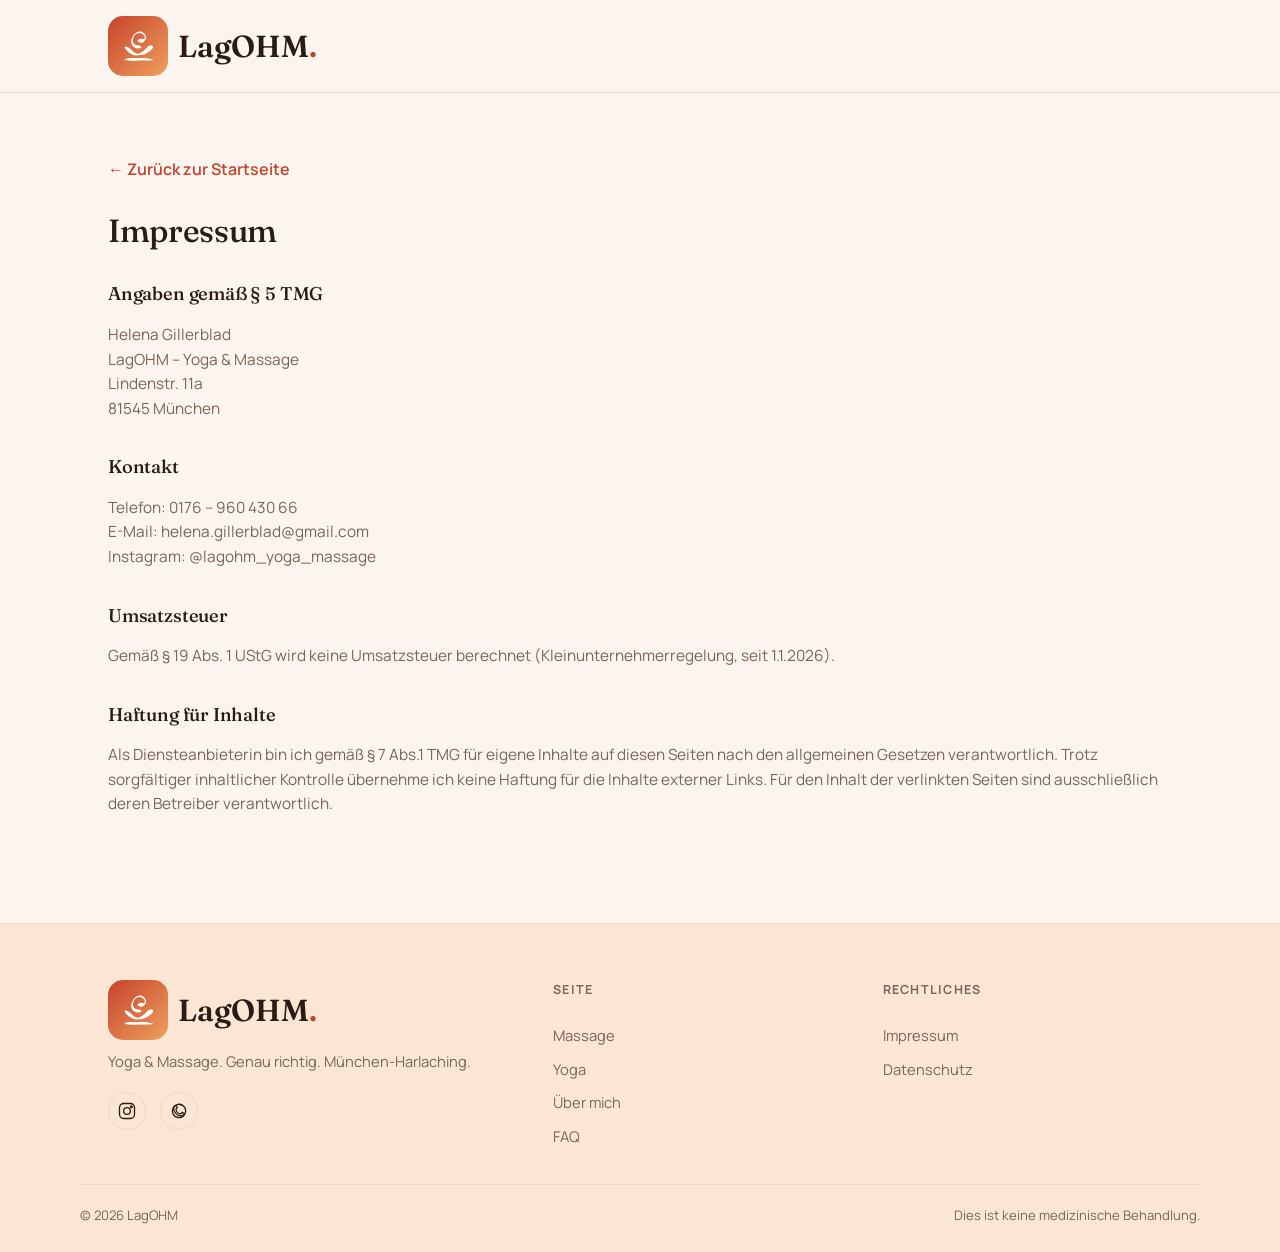
<file: impressum.html>
<!DOCTYPE html>
<html lang="de">
<head>
<meta charset="UTF-8">
<meta name="viewport" content="width=device-width, initial-scale=1.0">
<title>Impressum – LagOHM</title>
<link rel="icon" type="image/png" href="images/brand/lagohm-favicon-192.png">
<link rel="apple-touch-icon" href="images/brand/lagohm-apple-touch-180.png">
<link rel="stylesheet" href="css/style.css?v=20261028">
</head>
<body>

<header class="site-header">
  <div class="wrap header-inner">
    <a href="index.html" class="brand">
      <span class="brand-mark">
        <img src="images/icon-mark-white.svg" alt="LagOHM">
      </span>
      <span class="brand-name">LagOHM<span class="brand-dot">.</span></span>
    </a>
  </div>
</header>

<main class="legal-page">
  <div class="wrap">
    <a class="back" href="index.html">← Zurück zur Startseite</a>
    <h1>Impressum</h1>

    <h2>Angaben gemäß § 5 TMG</h2>
    <p>
      Helena Gillerblad<br>
      LagOHM – Yoga &amp; Massage<br>
      Lindenstr. 11a<br>
      81545 München
    </p>

    <h2>Kontakt</h2>
    <p>
      Telefon: 0176 – 960 430 66<br>
      E-Mail: helena.gillerblad@gmail.com<br>
      Instagram: @lagohm_yoga_massage
    </p>

    <h2>Umsatzsteuer</h2>
    <p>Gemäß § 19 Abs. 1 UStG wird keine Umsatzsteuer berechnet (Kleinunternehmerregelung, seit 1.1.2026).</p>

    <h2>Haftung für Inhalte</h2>
    <p>Als Diensteanbieterin bin ich gemäß § 7 Abs.1 TMG für eigene Inhalte auf diesen Seiten nach den allgemeinen Gesetzen verantwortlich. Trotz sorgfältiger inhaltlicher Kontrolle übernehme ich keine Haftung für die Inhalte externer Links. Für den Inhalt der verlinkten Seiten sind ausschließlich deren Betreiber verantwortlich.</p>
  </div>
</main>

<footer class="site-footer">
  <div class="wrap footer-inner">
    <div class="footer-brand">
      <div class="footer-brand-mark">
        <span class="brand-mark">
          <img src="images/icon-mark-white.svg" alt="">
        </span>
        <span class="brand-name">LagOHM<span class="brand-dot">.</span></span>
      </div>
      <p>Yoga &amp; Massage. Genau richtig. München-Harlaching.</p>
      <div class="footer-social">
        <a href="https://www.instagram.com/lagohm_yoga_massage/" target="_blank" rel="noopener" aria-label="Instagram">
          <svg width="20" height="20" viewBox="0 0 24 24" fill="none" stroke="currentColor" stroke-width="1.6"><rect x="3" y="3" width="18" height="18" rx="5"/><circle cx="12" cy="12" r="4"/><circle cx="17.2" cy="6.8" r="1"/></svg>
        </a>
        <a href="https://wa.me/4917696043066" target="_blank" rel="noopener" aria-label="WhatsApp">
          <svg width="20" height="20" viewBox="0 0 24 24" fill="none" stroke="currentColor" stroke-width="1.6"><path d="M20 12a8 8 0 1 1-3.6-6.7"/><path d="M20 12c0-4.4-3.6-8-8-8"/><path d="M8.5 9.5c0 3.5 2.5 6 6 6l1.2-2s2 1 2.3 1.2c.2 2-1.5 3.3-3.5 3.3-4.4 0-9-4.6-9-9 0-2 1.3-3.7 3.3-3.5.2.3 1.2 2.3 1.2 2.3z"/></svg>
        </a>
      </div>
    </div>
    <div class="footer-col">
      <span class="footer-heading">Seite</span>
      <a href="index.html#massage">Massage</a>
      <a href="index.html#yoga">Yoga</a>
      <a href="index.html#ueber-mich">Über mich</a>
      <a href="index.html#faq">FAQ</a>
    </div>
    <div class="footer-col">
      <span class="footer-heading">Rechtliches</span>
      <a href="impressum.html">Impressum</a>
      <a href="datenschutz.html">Datenschutz</a>
    </div>
  </div>
  <div class="wrap footer-bottom">
    <span>© 2026 LagOHM</span>
    <span>Dies ist keine medizinische Behandlung.</span>
  </div>
</footer>

</body>
</html>
</file>
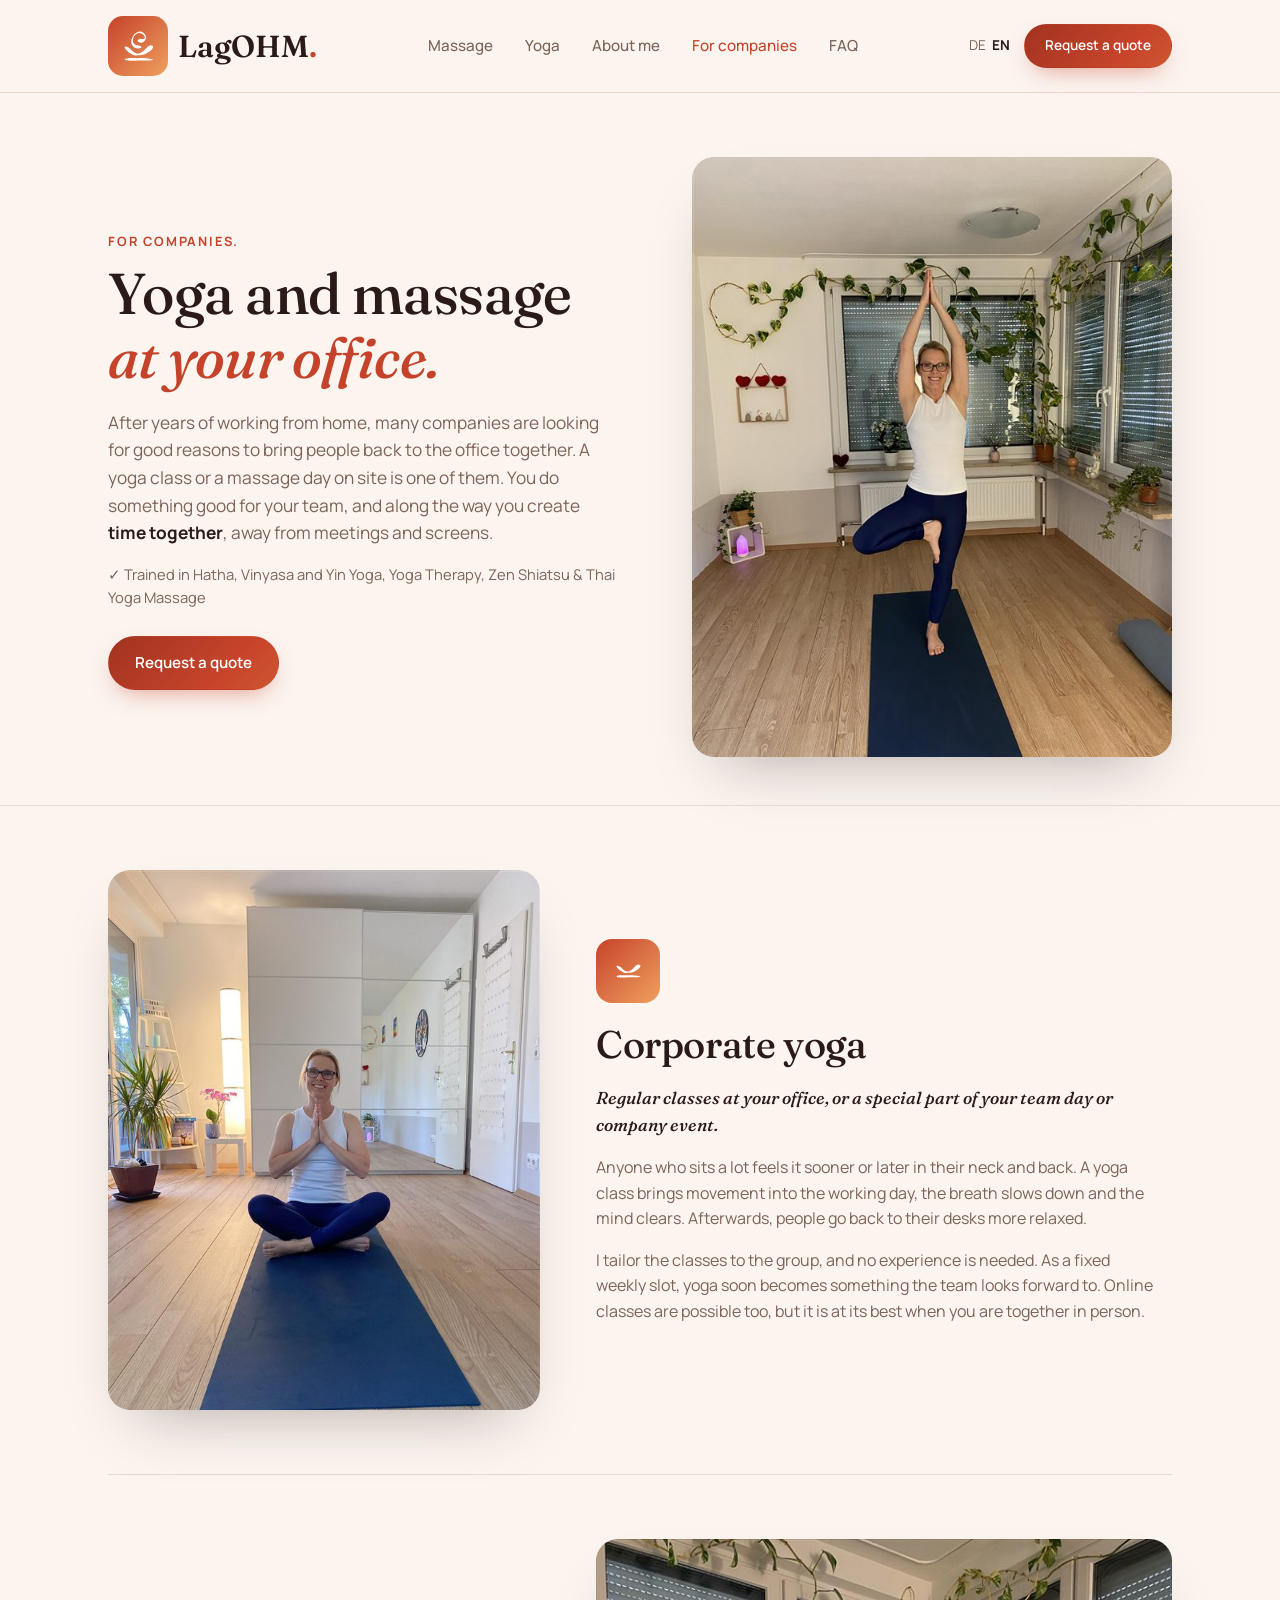
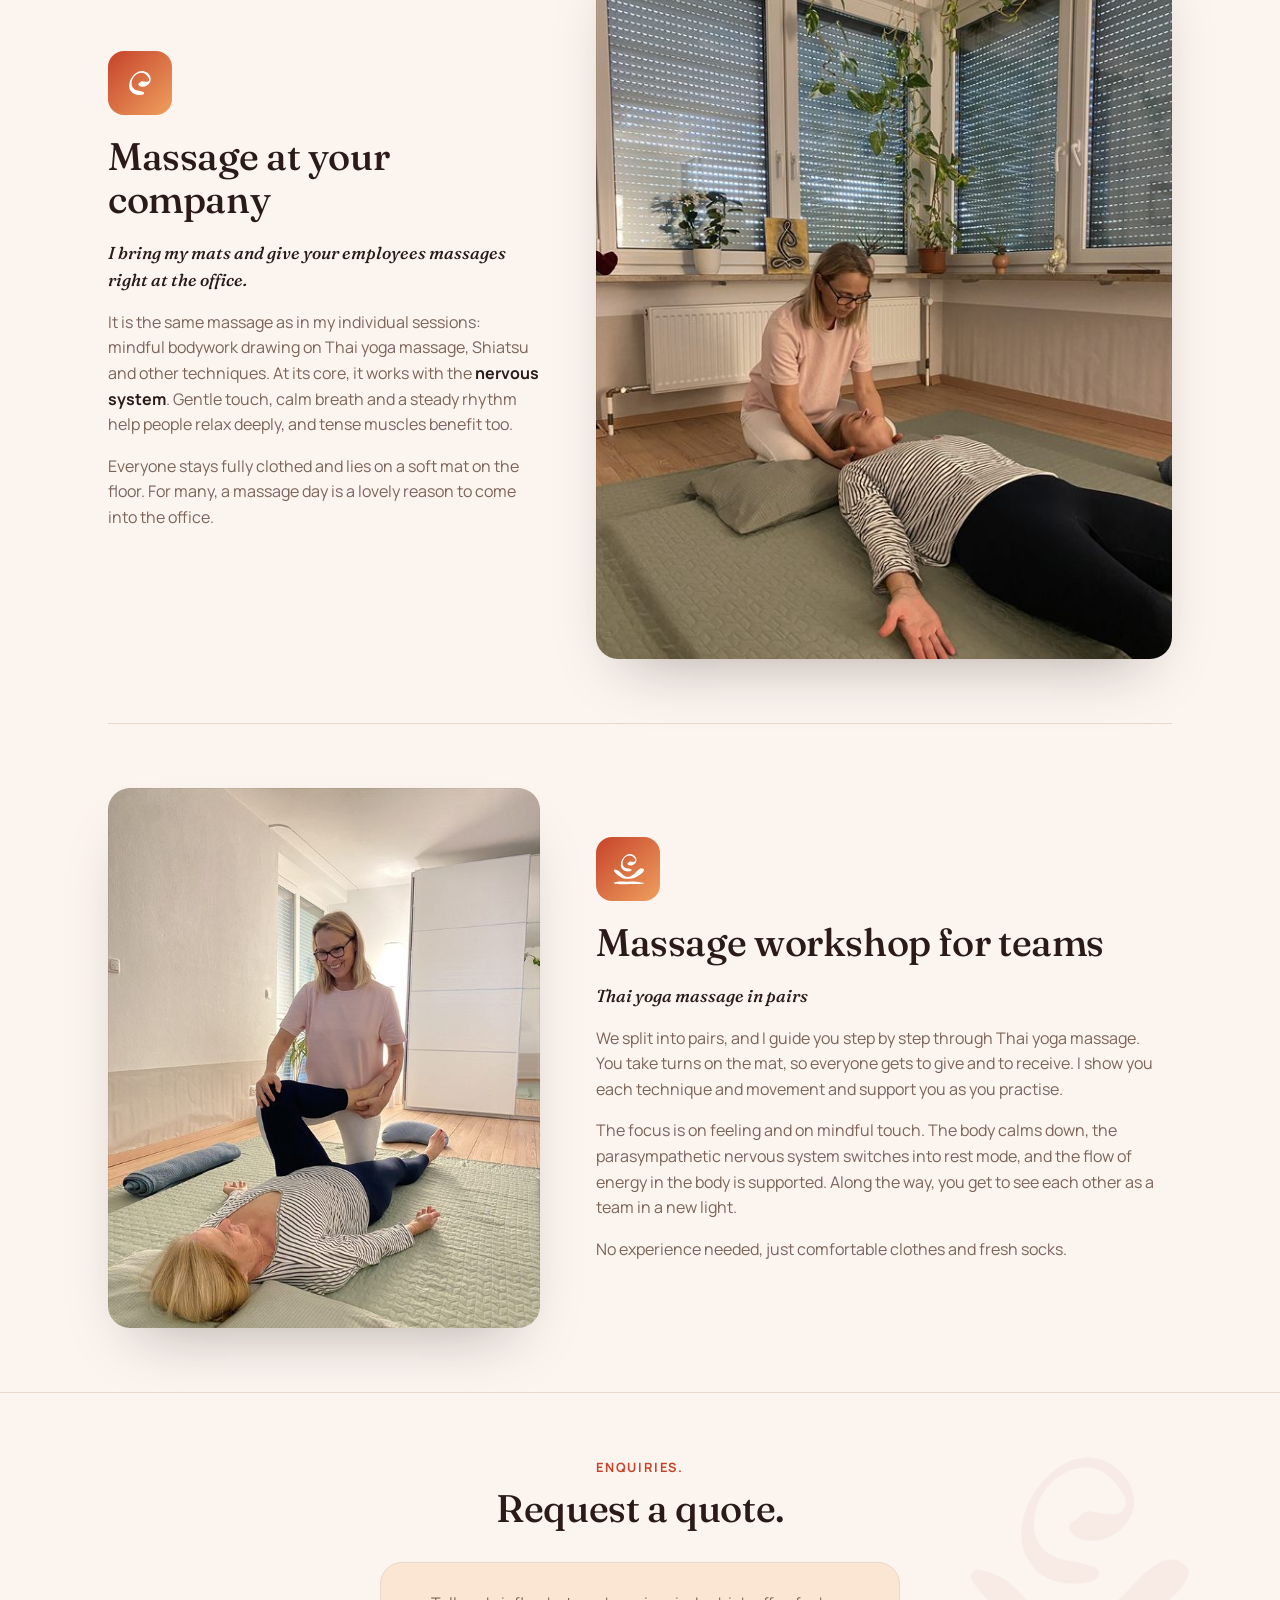
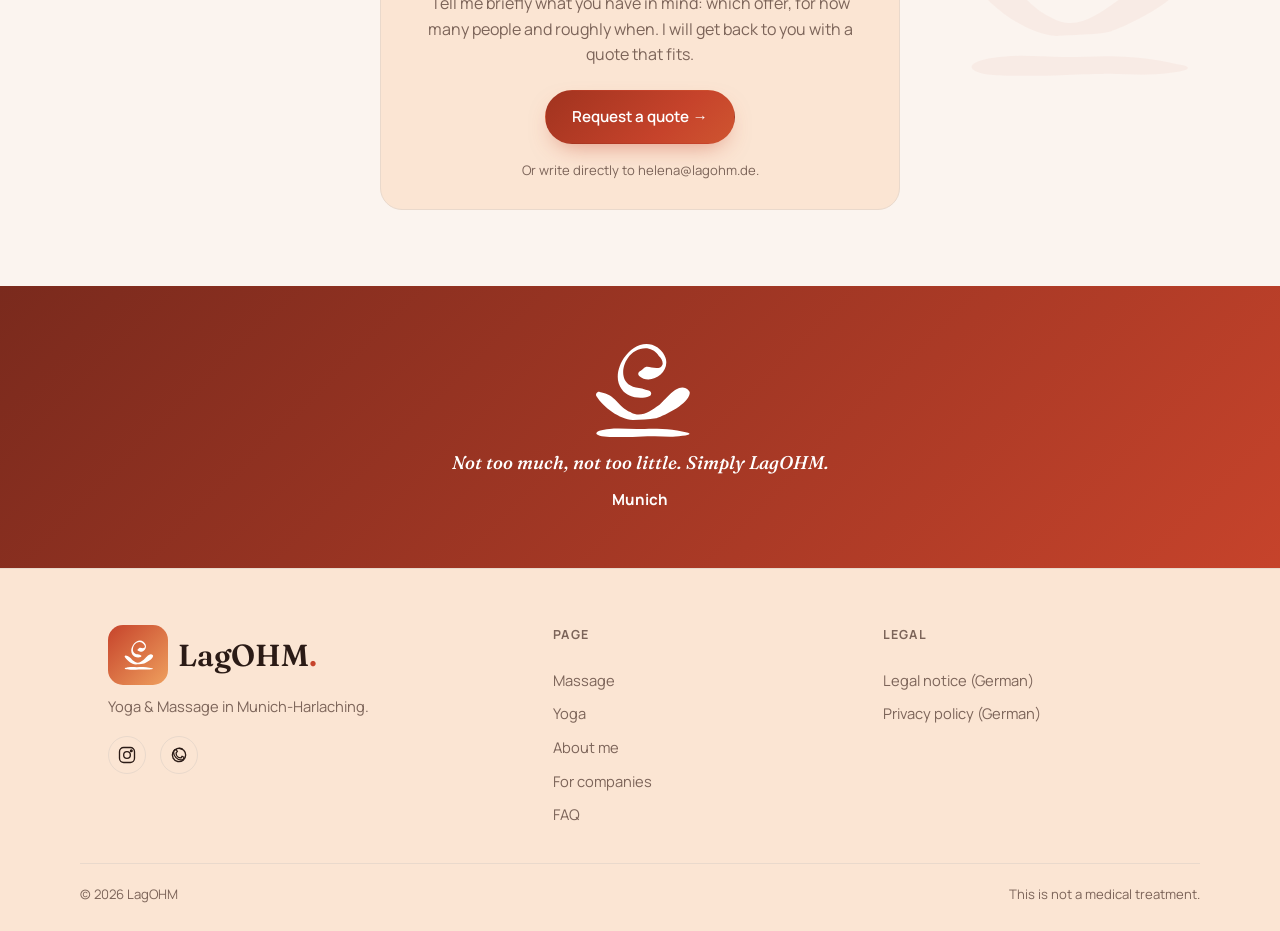
<file: en/companies.html>
<!DOCTYPE html>
<html lang="en">
<head>
<meta charset="UTF-8">
<meta name="viewport" content="width=device-width, initial-scale=1.0">
<title>Corporate Yoga &amp; Massage for Companies in Munich – LagOHM</title>
<meta name="description" content="Corporate yoga, on-site massage and massage workshops for teams in Munich. Helena from LagOHM comes to your office.">
<link rel="icon" type="image/png" href="../images/brand/lagohm-favicon-192.png">
<link rel="apple-touch-icon" href="../images/brand/lagohm-apple-touch-180.png">
<link rel="stylesheet" href="../css/style.css?v=20261028">
</head>
<body>

<header class="site-header">
  <div class="wrap header-inner">
    <a href="./" class="brand">
      <span class="brand-mark">
        <img src="../images/icon-mark-white.svg" alt="LagOHM">
      </span>
      <span class="brand-name">LagOHM<span class="brand-dot">.</span></span>
    </a>
    <nav class="main-nav" id="main-nav">
      <a href="./#massage">Massage</a>
      <a href="./#yoga">Yoga</a>
      <a href="./#about-me">About me</a>
      <a href="companies.html" class="active">For companies</a>
      <a href="./#faq">FAQ</a>
    </nav>
    <div class="header-cta">
      <div class="lang-switch"><a href="../firmen.html">DE</a><span class="lang-current">EN</span></div>
      <a class="btn btn-primary btn-small" href="#enquiry">Request a quote</a>
      <button class="nav-toggle" id="nav-toggle" aria-label="Open menu" aria-expanded="false">
        <span></span><span></span><span></span>
      </button>
    </div>
  </div>
</header>

<main id="top">

  <section class="hero">
    <div class="wrap hero-grid">
      <div class="hero-copy">
        <span class="eyebrow">For companies.</span>
        <h1>Yoga and massage<br><em>at your office.</em></h1>
        <p class="lede">After years of working from home, many companies are looking for good reasons to bring people back to the office together. A yoga class or a massage day on site is one of them. You do something good for your team, and along the way you create <strong>time together</strong>, away from meetings and screens.</p>
        <p class="hero-check">✓ Trained in Hatha, Vinyasa and Yin Yoga, Yoga Therapy, Zen Shiatsu &amp; Thai Yoga Massage</p>
        <a class="btn btn-primary" href="#enquiry">Request a quote</a>
      </div>
      <div class="hero-media">
        <img src="../images/yoga-tree.jpg?v=20261006" alt="Helena in tree pose">
      </div>
    </div>
  </section>

  <section class="biz-offers">
    <div class="wrap">

      <article class="biz-offer" id="corporate-yoga">
        <img class="biz-offer-photo" src="../images/yoga-seated.jpg?v=20261006" alt="Helena sitting calmly on a yoga mat" loading="lazy">
        <div class="biz-offer-copy">
          <span class="biz-badge"><img src="../images/icon-yoga-white.svg" alt=""></span>
          <h2>Corporate yoga</h2>
          <p class="biz-offer-sub">Regular classes at your office, or a special part of your team day or company event.</p>
          <p>Anyone who sits a lot feels it sooner or later in their neck and back. A yoga class brings movement into the working day, the breath slows down and the mind clears. Afterwards, people go back to their desks more relaxed.</p>
          <p>I tailor the classes to the group, and no experience is needed. As a fixed weekly slot, yoga soon becomes something the team looks forward to. Online classes are possible too, but it is at its best when you are together in person.</p>
        </div>
      </article>

      <article class="biz-offer biz-offer--alt" id="on-site-massage">
        <img class="biz-offer-photo" src="../images/massage-room.jpg" alt="Helena gently holding a client's head and neck" loading="lazy">
        <div class="biz-offer-copy">
          <span class="biz-badge"><img src="../images/icon-massage-white.svg" alt=""></span>
          <h2>Massage at your company</h2>
          <p class="biz-offer-sub">I bring my mats and give your employees massages right at the office.</p>
          <p>It is the same massage as in my individual sessions: mindful bodywork drawing on Thai yoga massage, Shiatsu and other techniques. At its core, it works with the <strong>nervous system</strong>. Gentle touch, calm breath and a steady rhythm help people relax deeply, and tense muscles benefit too.</p>
          <p>Everyone stays fully clothed and lies on a soft mat on the floor. For many, a massage day is a lovely reason to come into the office.</p>
        </div>
      </article>

      <article class="biz-offer" id="massage-workshop">
        <img class="biz-offer-photo" src="../images/massage-stretch.jpg?v=20261006" alt="Helena guiding a gentle knee rotation" loading="lazy">
        <div class="biz-offer-copy">
          <span class="biz-badge"><img src="../images/icon-mark-white.svg" alt=""></span>
          <h2>Massage workshop for teams</h2>
          <p class="biz-offer-sub">Thai yoga massage in pairs</p>
          <p>We split into pairs, and I guide you step by step through Thai yoga massage. You take turns on the mat, so everyone gets to give and to receive. I show you each technique and movement and support you as you practise.</p>
          <p>The focus is on feeling and on mindful touch. The body calms down, the parasympathetic nervous system switches into rest mode, and the flow of energy in the body is supported. Along the way, you get to see each other as a team in a new light.</p>
          <p>No experience needed, just comfortable clothes and fresh socks.</p>
        </div>
      </article>

    </div>
  </section>

  <section class="biz-cta-section" id="enquiry">
    <div class="wrap">
      <span class="eyebrow center">Enquiries.</span>
      <h2 class="center">Request a quote.</h2>
      <div class="gift-card">
        <p>Tell me briefly what you have in mind: which offer, for how many people and roughly when. I will get back to you with a quote that fits.</p>
        <a class="btn btn-primary" href="mailto:helena@lagohm.de?subject=Corporate%20enquiry&amp;body=Hello%20Helena%2C%0A%0Awe%20are%20interested%20in%20(corporate%20yoga%20%2F%20massage%20at%20our%20company%20%2F%20massage%20workshop)%3A%0A%0ACompany%3A%0ANumber%20of%20people%3A%0APreferred%20date%20or%20period%3A%0ALocation%3A%0A%0ABest%20regards%0A">Request a quote →</a>
        <p class="gift-note">Or write directly to <a href="mailto:helena@lagohm.de?subject=Corporate%20enquiry">helena@lagohm.de</a>.</p>
      </div>
    </div>
  </section>

  <section class="info-strip">
    <div class="wrap info-strip-inner">
      <img class="info-strip-logo" src="../images/icon-mark-white.svg" alt="LagOHM">
      <p class="info-strip-lagom">Not too much, not too little. Simply LagOHM.</p>
      <p><strong>Munich</strong></p>
    </div>
  </section>

</main>

<footer class="site-footer">
  <div class="wrap footer-inner">
    <div class="footer-brand">
      <div class="footer-brand-mark">
        <span class="brand-mark">
          <img src="../images/icon-mark-white.svg" alt="">
        </span>
        <span class="brand-name">LagOHM<span class="brand-dot">.</span></span>
      </div>
      <p>Yoga &amp; Massage in Munich-Harlaching.</p>
      <div class="footer-social">
        <a href="https://www.instagram.com/lagohm_yoga_massage/" target="_blank" rel="noopener" aria-label="Instagram">
          <svg width="20" height="20" viewBox="0 0 24 24" fill="none" stroke="currentColor" stroke-width="1.6"><rect x="3" y="3" width="18" height="18" rx="5"/><circle cx="12" cy="12" r="4"/><circle cx="17.2" cy="6.8" r="1"/></svg>
        </a>
        <a href="https://wa.me/4917696043066" target="_blank" rel="noopener" aria-label="WhatsApp">
          <svg width="20" height="20" viewBox="0 0 24 24" fill="none" stroke="currentColor" stroke-width="1.6"><path d="M20 12a8 8 0 1 1-3.6-6.7"/><path d="M20 12c0-4.4-3.6-8-8-8"/><path d="M8.5 9.5c0 3.5 2.5 6 6 6l1.2-2s2 1 2.3 1.2c.2 2-1.5 3.3-3.5 3.3-4.4 0-9-4.6-9-9 0-2 1.3-3.7 3.3-3.5.2.3 1.2 2.3 1.2 2.3z"/></svg>
        </a>
      </div>
    </div>
    <div class="footer-col">
      <span class="footer-heading">Page</span>
      <a href="./#massage">Massage</a>
      <a href="./#yoga">Yoga</a>
      <a href="./#about-me">About me</a>
      <a href="companies.html">For companies</a>
      <a href="./#faq">FAQ</a>
    </div>
    <div class="footer-col">
      <span class="footer-heading">Legal</span>
      <a href="../impressum.html">Legal notice (German)</a>
      <a href="../datenschutz.html">Privacy policy (German)</a>
    </div>
  </div>
  <div class="wrap footer-bottom">
    <span>© 2026 LagOHM</span>
    <span>This is not a medical treatment.</span>
  </div>
</footer>

<script src="../js/script.js?v=20261028"></script>
</body>
</html>
</file>
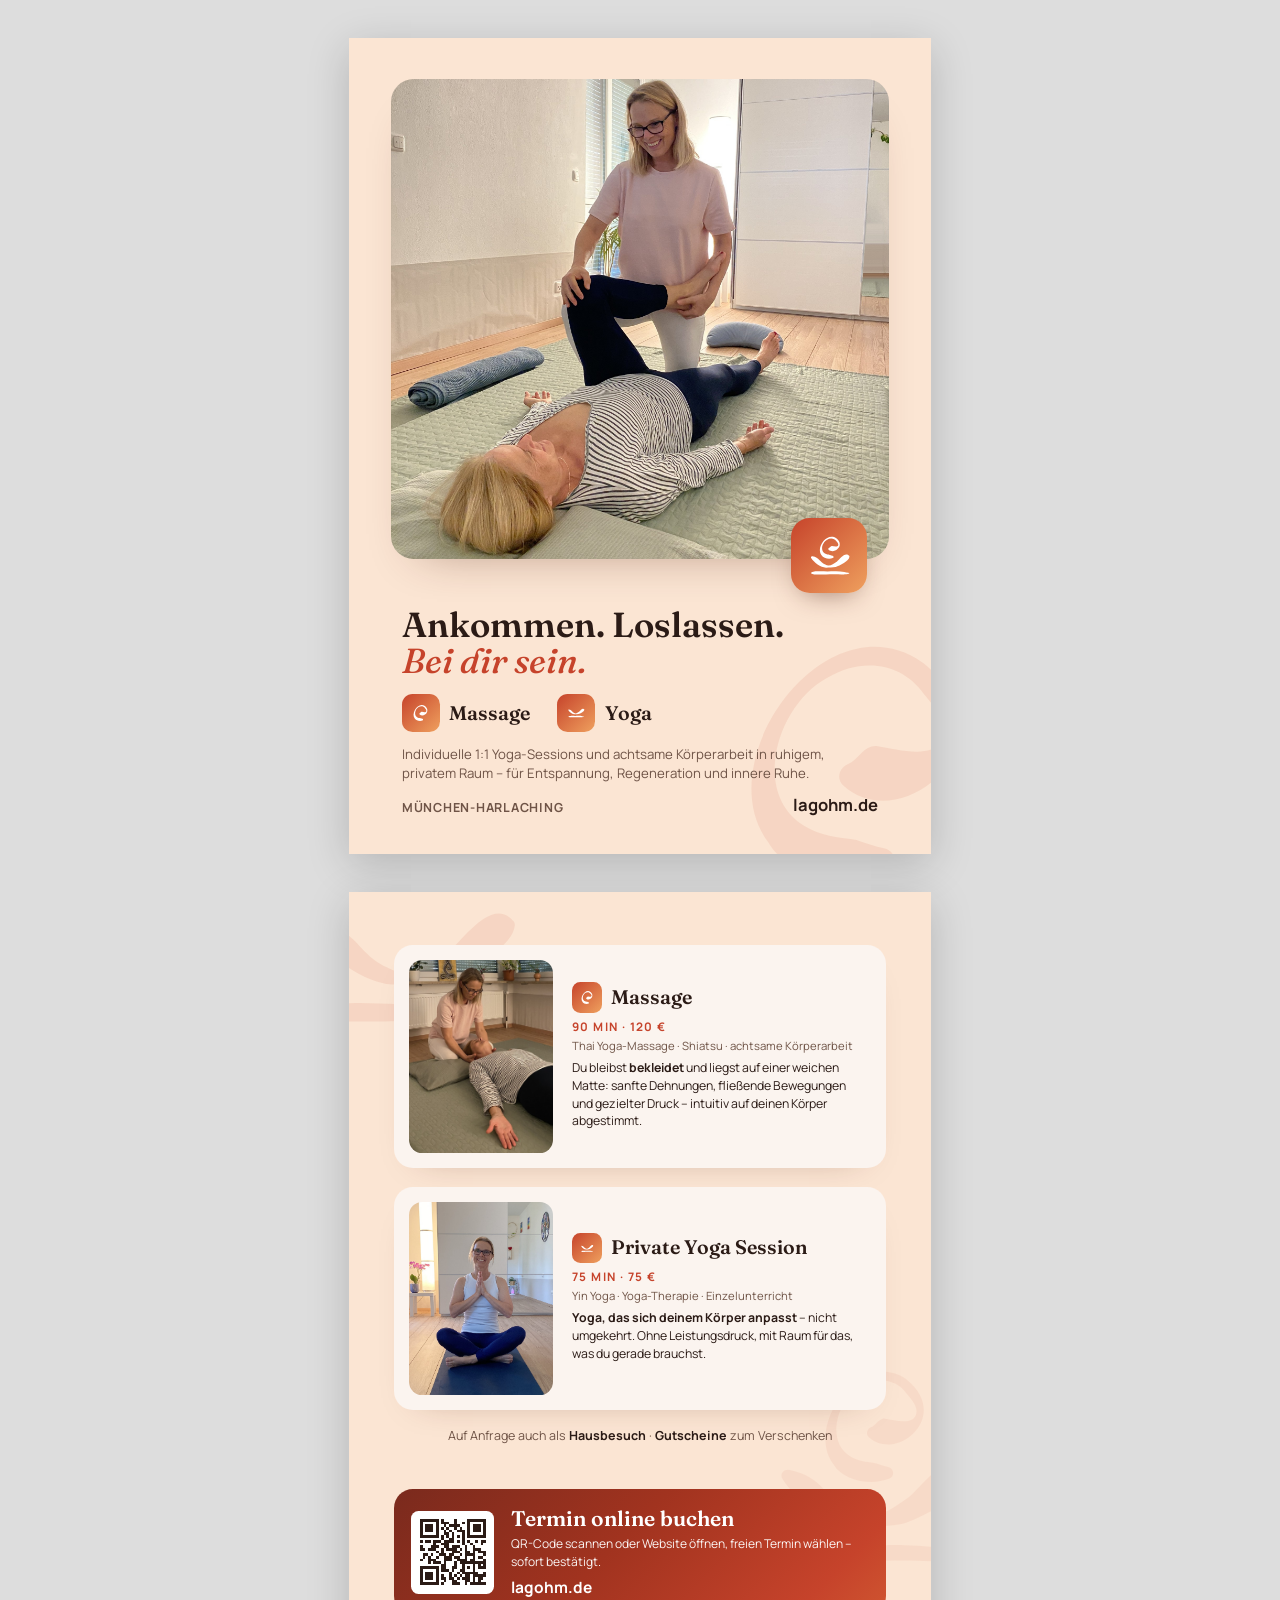
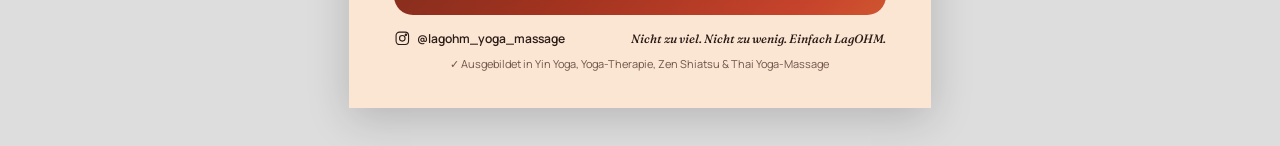
<file: print/flyer-a5-de.html>
<!DOCTYPE html>
<html lang="de">
<head>
<meta charset="UTF-8">
<title>LagOHM Flyer A5 – Deutsch</title>
<!--
  Print template: A5 flyer, two pages (front / back), 148 × 210 mm plus 3 mm bleed on every
  side = 154 × 216 mm per page, as online print shops expect. Keep text inside the safe area.
  Design language of the website: warm sand ground, photos as rounded cards, the logo mark
  without lettering, the massage (spiral) and yoga (bowl) icons as recurring elements –
  in gradient badges and as large, faint watermarks.
  Photos (print resolution, no metadata): print/img-*.jpg. Rendered to PDF with print/build-flyer.ps1.
-->
<style>
  @font-face{ font-family:'Fraunces'; font-style:normal; font-weight:400 600; src:url(../fonts/fraunces-normal-latin.woff2) format('woff2'); }
  @font-face{ font-family:'Fraunces'; font-style:italic; font-weight:500; src:url(../fonts/fraunces-italic-latin.woff2) format('woff2'); }
  @font-face{ font-family:'Manrope'; font-style:normal; font-weight:400 700; src:url(../fonts/manrope-normal-latin.woff2) format('woff2'); }

  :root{
    --sand:#FBE5D3; --cream:#FBF4EF; --ink:#2B1B16; --ink-soft:#6F5447; --line:#E3CBB6;
    --accent-1:#C6432B; --accent-2:#EFA05E; --deep:#8A3020;
    --grad: linear-gradient(135deg, var(--accent-1), var(--accent-2));
    --serif:"Fraunces", Georgia, serif; --sans:"Manrope", Arial, sans-serif;
  }
  @page{ size: 154mm 216mm; margin: 0; }
  *{ box-sizing: border-box; }
  html, body{ margin:0; padding:0; background:#ddd; }
  body{ font-family: var(--sans); color: var(--ink); -webkit-print-color-adjust: exact; print-color-adjust: exact; }
  .page{
    width:154mm; height:216mm; overflow:hidden; position:relative;
    background: var(--sand); margin: 0 auto 10mm; page-break-after: always; break-after: page;
  }
  .page:last-child{ page-break-after: auto; break-after: auto; margin-bottom:0; }
  @media screen{ .page{ box-shadow: 0 10px 40px rgba(0,0,0,.18); } body{ padding: 10mm 0; } }
  @media print{ html, body{ background:none; } }

  /* Large faint icon watermarks (coloured via CSS mask, so the white SVGs can be tinted) */
  .watermark{ position:absolute; background: var(--accent-1); opacity:.09; -webkit-mask: var(--icon) center / contain no-repeat; mask: var(--icon) center / contain no-repeat; pointer-events:none; }
  .wm-massage{ --icon: url(../images/icon-massage-white.svg); }
  .wm-yoga{ --icon: url(../images/icon-yoga-white.svg); }
  .wm-mark{ --icon: url(../images/icon-mark-white.svg); }

  .badge{ display:inline-flex; align-items:center; justify-content:center; background: var(--grad); flex:none; }
  .badge img{ display:block; }

  /* ---------- Front ---------- */
  .front{ padding: 11mm 11mm 10mm; display:flex; flex-direction:column; }
  .front .wm-massage{ width:92mm; height:92mm; right:-26mm; bottom:-22mm; }
  .photo-card{ position:relative; flex:none; height:127mm; border-radius:6mm; background: url(img-front-massage.jpg) center 45% / cover no-repeat; box-shadow: 0 6mm 12mm -8mm rgba(80,30,15,.45); }
  .photo-card .logo{ position:absolute; right:6mm; bottom:-9mm; width:20mm; height:20mm; border-radius:5mm; box-shadow: 0 3mm 7mm -3mm rgba(80,30,15,.5); }
  .photo-card .logo img{ width:12mm; }
  .front-text{ position:relative; padding: 12.5mm 3mm 0; flex:1; display:flex; flex-direction:column; }
  h1{ font-family:var(--serif); font-weight:600; font-size:9.2mm; line-height:1.04; margin:0; }
  h1 em{ font-style:italic; font-weight:500; color: var(--accent-1); }
  .offers-mini{ display:flex; gap:7mm; margin: 4mm 0 3.4mm; }
  .offers-mini span{ display:flex; align-items:center; gap:2.6mm; font-family:var(--serif); font-weight:600; font-size:5.2mm; }
  .offers-mini .badge{ width:10mm; height:10mm; border-radius:2.8mm; }
  .offers-mini .badge img{ width:6.2mm; }
  .lede{ font-size:3.5mm; line-height:1.5; color: var(--ink-soft); margin:0; max-width:112mm; }
  .front-foot{ margin-top:auto; display:flex; justify-content:space-between; align-items:flex-end; font-size:3.3mm; color: var(--ink-soft); letter-spacing:.06em; text-transform:uppercase; font-weight:700; }
  .front-foot strong{ color: var(--ink); font-size:4.4mm; letter-spacing:0; text-transform:none; }

  /* ---------- Back ---------- */
  .back{ padding: 14mm 12mm 10mm; display:flex; flex-direction:column; }
  .back .wm-yoga{ width:80mm; height:80mm; left:-24mm; top:-20mm; }
  .back .wm-mark{ width:60mm; height:60mm; right:-14mm; bottom:34mm; opacity:.06; }
  .back-head{ position:relative; display:flex; align-items:center; gap:4mm; margin-bottom:5mm; }
  .back-head .badge{ width:13mm; height:13mm; border-radius:3.5mm; }
  .back-head .badge img{ width:8mm; }
  h2{ font-family:var(--serif); font-weight:600; font-size:7.2mm; line-height:1.08; margin:0; }
  h2 em{ font-style:italic; font-weight:500; color: var(--accent-1); }
  .card{ position:relative; display:flex; gap:5mm; padding:4mm; background: var(--cream); border-radius:5mm; box-shadow: 0 4mm 9mm -7mm rgba(80,30,15,.35); }
  .card + .card{ margin-top:5mm; }
  .card-photo{ flex:none; width:38mm; height:51mm; border-radius:3.5mm; background-size:cover; background-position:center; }
  .card-text{ display:flex; flex-direction:column; justify-content:center; padding-right:1mm; }
  .card-top{ display:flex; align-items:center; gap:2.4mm; }
  .card-top .badge{ width:8mm; height:8mm; border-radius:2.2mm; }
  .card-top .badge img{ width:5mm; }
  .card-title{ font-family:var(--serif); font-weight:600; font-size:5.2mm; line-height:1.1; }
  .card-price{ margin: 1.6mm 0 .8mm; font-size:3.1mm; letter-spacing:.12em; text-transform:uppercase; font-weight:700; color: var(--accent-1); }
  .card-meta{ font-size:3mm; color: var(--ink-soft); margin-bottom:1.6mm; }
  .card p{ margin:0; font-size:3.25mm; line-height:1.46; }
  .card p b{ font-weight:700; }
  .extras{ position:relative; margin: 4.5mm 0 0; font-size:3.3mm; color: var(--ink-soft); text-align:center; }
  .extras b{ color: var(--ink); }
  .book{
    position:relative; margin-top:auto; display:flex; gap:4.5mm; align-items:center; padding: 4.5mm;
    border-radius: 5mm; background: linear-gradient(135deg, #7A2A1D, #A1331F 45%, var(--accent-1) 85%, #CF5530); color:#fff;
  }
  .book img{ width:22mm; height:22mm; border-radius:2mm; background:#fff; padding:1mm; flex:none; }
  .book-title{ font-family:var(--serif); font-weight:600; font-size:5.6mm; line-height:1.15; }
  .book p{ margin: 1.2mm 0 0; font-size:3.2mm; line-height:1.45; opacity:.95; }
  .book .url{ font-weight:700; font-size:4.1mm; margin-top:1.4mm; opacity:1; }
  .back-foot{ position:relative; display:flex; justify-content:space-between; align-items:center; gap:4mm; margin-top:4mm; font-size:3.2mm; color: var(--ink-soft); }
  .back-foot em{ font-family:var(--serif); font-style:italic; color: var(--ink); }
  .insta{ display:flex; align-items:center; gap:1.6mm; color: var(--ink); font-weight:600; }
  .insta svg{ width:4.4mm; height:4.4mm; }
  .trained{ position:relative; margin-top:2.2mm; font-size:2.9mm; color: var(--ink-soft); text-align:center; }
</style>
</head>
<body>

<section class="page front">
  <div class="watermark wm-massage"></div>
  <div class="photo-card">
    <span class="badge logo"><img src="../images/icon-mark-white.svg" alt="LagOHM"></span>
  </div>
  <div class="front-text">
    <h1>Ankommen. Loslassen.<br><em>Bei dir sein.</em></h1>
    <div class="offers-mini">
      <span><i class="badge"><img src="../images/icon-massage-white.svg" alt=""></i>Massage</span>
      <span><i class="badge"><img src="../images/icon-yoga-white.svg" alt=""></i>Yoga</span>
    </div>
    <p class="lede">Individuelle 1:1 Yoga-Sessions und achtsame Körperarbeit in ruhigem, privatem Raum – für Entspannung, Regeneration und innere Ruhe.</p>
    <div class="front-foot">
      <span>München-Harlaching</span>
      <strong>lagohm.de</strong>
    </div>
  </div>
</section>

<section class="page back">
  <div class="watermark wm-yoga"></div>
  <div class="watermark wm-mark"></div>

  <div class="card">
    <div class="card-photo" style="background-image:url(img-back-massage.jpg)"></div>
    <div class="card-text">
      <div class="card-top"><span class="badge"><img src="../images/icon-massage-white.svg" alt=""></span><span class="card-title">Massage</span></div>
      <div class="card-price">90 Min · 120 €</div>
      <div class="card-meta">Thai Yoga-Massage · Shiatsu · achtsame Körperarbeit</div>
      <p>Du bleibst <b>bekleidet</b> und liegst auf einer weichen Matte: sanfte Dehnungen, fließende Bewegungen und gezielter Druck – intuitiv auf deinen Körper abgestimmt.</p>
    </div>
  </div>

  <div class="card">
    <div class="card-photo" style="background-image:url(img-back-yoga.jpg)"></div>
    <div class="card-text">
      <div class="card-top"><span class="badge"><img src="../images/icon-yoga-white.svg" alt=""></span><span class="card-title">Private Yoga Session</span></div>
      <div class="card-price">75 Min · 75 €</div>
      <div class="card-meta">Yin Yoga · Yoga-Therapie · Einzelunterricht</div>
      <p><b>Yoga, das sich deinem Körper anpasst</b> – nicht umgekehrt. Ohne Leistungsdruck, mit Raum für das, was du gerade brauchst.</p>
    </div>
  </div>

  <p class="extras">Auf Anfrage auch als <b>Hausbesuch</b> · <b>Gutscheine</b> zum Verschenken</p>

  <div class="book">
    <img src="qr-buchen.svg" alt="QR-Code zur Online-Buchung">
    <div>
      <div class="book-title">Termin online buchen</div>
      <p>QR-Code scannen oder Website öffnen, freien Termin wählen – sofort bestätigt.</p>
      <p class="url">lagohm.de</p>
    </div>
  </div>

  <div class="back-foot">
    <span class="insta"><svg viewBox="0 0 24 24" fill="none" stroke="currentColor" stroke-width="1.6"><rect x="3" y="3" width="18" height="18" rx="5"/><circle cx="12" cy="12" r="4"/><circle cx="17.2" cy="6.8" r="1"/></svg>@lagohm_yoga_massage</span>
    <em>Nicht zu viel. Nicht zu wenig. Einfach LagOHM.</em>
  </div>
  <div class="trained">✓ Ausgebildet in Yin Yoga, Yoga-Therapie, Zen Shiatsu &amp; Thai Yoga-Massage</div>
</section>

</body>
</html>
</file>
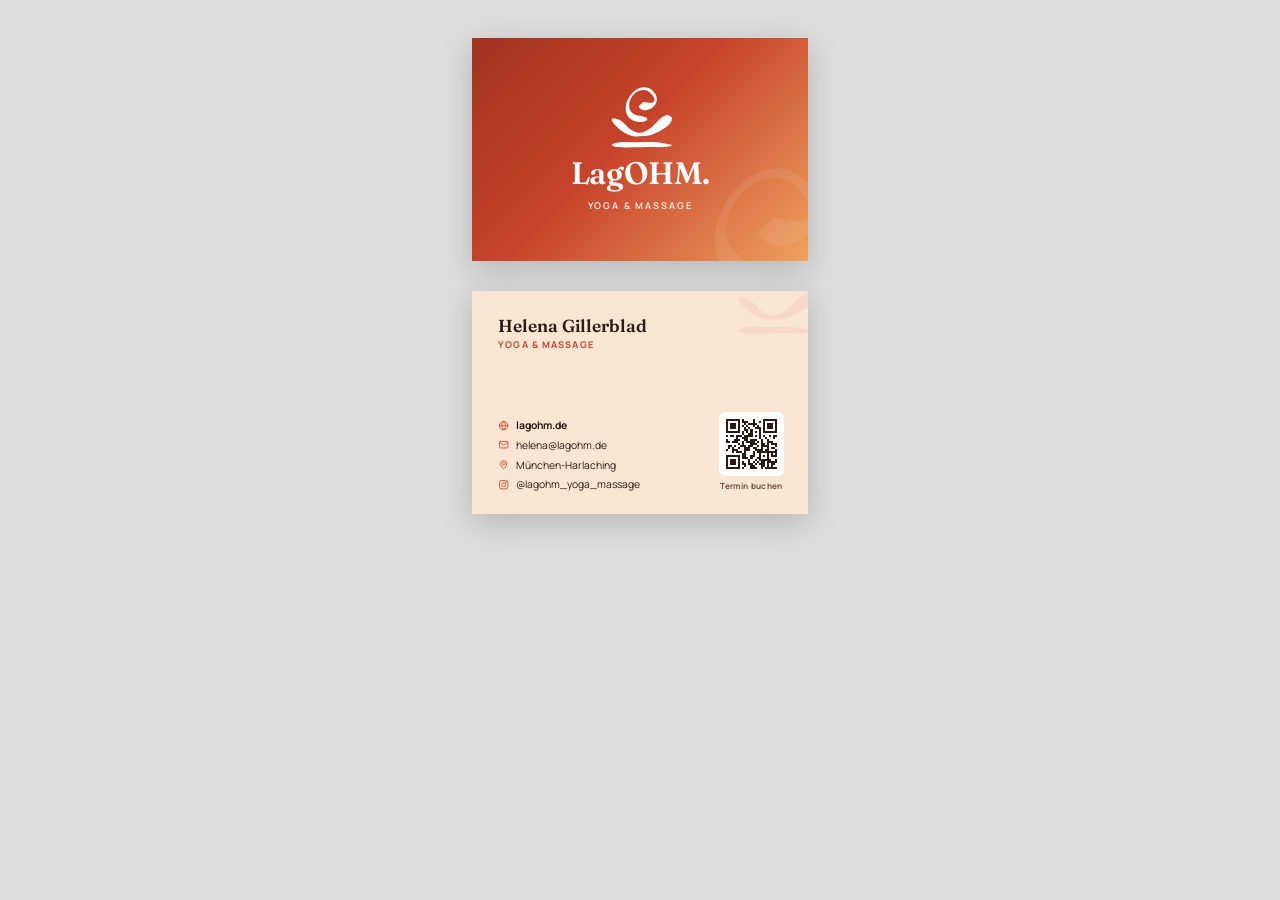
<file: print/visitenkarte.html>
<!DOCTYPE html>
<html lang="de">
<head>
<meta charset="UTF-8">
<title>LagOHM Visitenkarte</title>
<!--
  Print template: business card 85 × 55 mm plus 2 mm bleed on every side = 89 × 59 mm per page
  (front / back). Keep text at least 3 mm inside the trim. Same design language as the flyer
  and website: brand gradient, soft apricot ground, logo mark, faint icon watermark.
  Rendered to PDF with: powershell -File print/build-flyer.ps1 -Name visitenkarte
-->
<style>
  @font-face{ font-family:'Fraunces'; font-style:normal; font-weight:400 600; src:url(../fonts/fraunces-normal-latin.woff2) format('woff2'); }
  @font-face{ font-family:'Fraunces'; font-style:italic; font-weight:500; src:url(../fonts/fraunces-italic-latin.woff2) format('woff2'); }
  @font-face{ font-family:'Manrope'; font-style:normal; font-weight:400 700; src:url(../fonts/manrope-normal-latin.woff2) format('woff2'); }

  :root{
    --apricot:#FBE5D3; --ink:#2B1B16; --ink-soft:#6F5447;
    --accent-1:#C6432B; --accent-2:#EFA05E;
    --grad: linear-gradient(135deg, var(--accent-1), var(--accent-2));
    --serif:"Fraunces", Georgia, serif; --sans:"Manrope", Arial, sans-serif;
  }
  @page{ size: 89mm 59mm; margin: 0; }
  *{ box-sizing: border-box; }
  html, body{ margin:0; padding:0; background:#ddd; }
  body{ font-family: var(--sans); color: var(--ink); -webkit-print-color-adjust: exact; print-color-adjust: exact; }
  .card{
    width:89mm; height:59mm; overflow:hidden; position:relative;
    margin: 0 auto 8mm; page-break-after: always; break-after: page;
  }
  .card:last-child{ page-break-after: auto; break-after: auto; margin-bottom:0; }
  @media screen{ body{ padding: 10mm 0; } .card{ box-shadow: 0 8px 30px rgba(0,0,0,.18); } }
  @media print{ html, body{ background:none; } }

  .watermark{ position:absolute; pointer-events:none; -webkit-mask: var(--icon) center / contain no-repeat; mask: var(--icon) center / contain no-repeat; }

  /* ---------- Front: brand gradient with the logo ---------- */
  .front{ background: linear-gradient(135deg, #A1331F, var(--accent-1) 45%, var(--accent-2)); color:#fff; display:flex; align-items:center; justify-content:center; }
  .front .watermark{ --icon: url(../images/icon-massage-white.svg); background:#fff; opacity:.08; width:46mm; height:46mm; right:-12mm; bottom:-14mm; }
  .logo{ position:relative; display:flex; flex-direction:column; align-items:center; gap:2.6mm; }
  .logo img{ width:19mm; display:block; }
  .wordmark{ font-family: var(--serif); font-weight:600; font-size:8.2mm; line-height:1; letter-spacing:-.01em; }
  .tagline{ font-size:2.45mm; letter-spacing:.2em; text-transform:uppercase; font-weight:600; opacity:.92; }

  /* ---------- Back: contact details ---------- */
  .back{ background: var(--apricot); padding: 6.5mm 6.5mm 6mm 7mm; display:flex; gap:4mm; }
  .back .watermark{ --icon: url(../images/icon-yoga-white.svg); background: var(--accent-1); opacity:.07; width:30mm; height:30mm; right:-6mm; top:-9mm; }
  .info{ position:relative; flex:1; display:flex; flex-direction:column; }
  .name{ font-family: var(--serif); font-weight:600; font-size:4.6mm; line-height:1.1; }
  .role{ margin-top:.8mm; font-size:2.45mm; color: var(--accent-1); font-weight:700; letter-spacing:.12em; text-transform:uppercase; }
  .contact{ list-style:none; margin: auto 0 0; padding:0; display:flex; flex-direction:column; gap:1.5mm; font-size:2.75mm; }
  .contact li{ display:flex; align-items:center; gap:1.8mm; }
  .contact svg{ width:3mm; height:3mm; flex:none; color: var(--accent-1); }
  .contact strong{ font-weight:700; }
  .qr{ position:relative; flex:none; display:flex; flex-direction:column; align-items:center; justify-content:flex-end; gap:1.2mm; }
  .qr img{ width:17mm; height:17mm; background:#fff; padding:.8mm; border-radius:1.6mm; display:block; }
  .qr span{ font-size:2.2mm; font-weight:700; color: var(--ink-soft); letter-spacing:.04em; }
</style>
</head>
<body>

<section class="card front">
  <div class="watermark"></div>
  <div class="logo">
    <img src="../images/icon-mark-white.svg" alt="LagOHM">
    <div class="wordmark">LagOHM.</div>
    <div class="tagline">Yoga &amp; Massage</div>
  </div>
</section>

<section class="card back">
  <div class="watermark"></div>
  <div class="info">
    <div class="name">Helena Gillerblad</div>
    <div class="role">Yoga &amp; Massage</div>
    <ul class="contact">
      <li><svg viewBox="0 0 24 24" fill="none" stroke="currentColor" stroke-width="1.8"><circle cx="12" cy="12" r="9"/><path d="M3 12h18M12 3c2.5 2.7 3.8 5.7 3.8 9s-1.3 6.3-3.8 9c-2.5-2.7-3.8-5.7-3.8-9S9.5 5.7 12 3z"/></svg><strong>lagohm.de</strong></li>
      <li><svg viewBox="0 0 24 24" fill="none" stroke="currentColor" stroke-width="1.8"><rect x="3" y="5" width="18" height="14" rx="2.5"/><path d="M3.5 6.5l8.5 6.5 8.5-6.5"/></svg>helena@lagohm.de</li>
      <li><svg viewBox="0 0 24 24" fill="none" stroke="currentColor" stroke-width="1.8"><path d="M12 21s-6.5-5.6-6.5-11a6.5 6.5 0 0 1 13 0c0 5.4-6.5 11-6.5 11z"/><circle cx="12" cy="10" r="2.4"/></svg>München-Harlaching</li>
      <li><svg viewBox="0 0 24 24" fill="none" stroke="currentColor" stroke-width="1.8"><rect x="3" y="3" width="18" height="18" rx="5"/><circle cx="12" cy="12" r="4"/><circle cx="17.2" cy="6.8" r="1"/></svg>@lagohm_yoga_massage</li>
    </ul>
  </div>
  <div class="qr">
    <img src="qr-buchen.svg" alt="QR-Code zur Online-Buchung">
    <span>Termin buchen</span>
  </div>
</section>

</body>
</html>
</file>
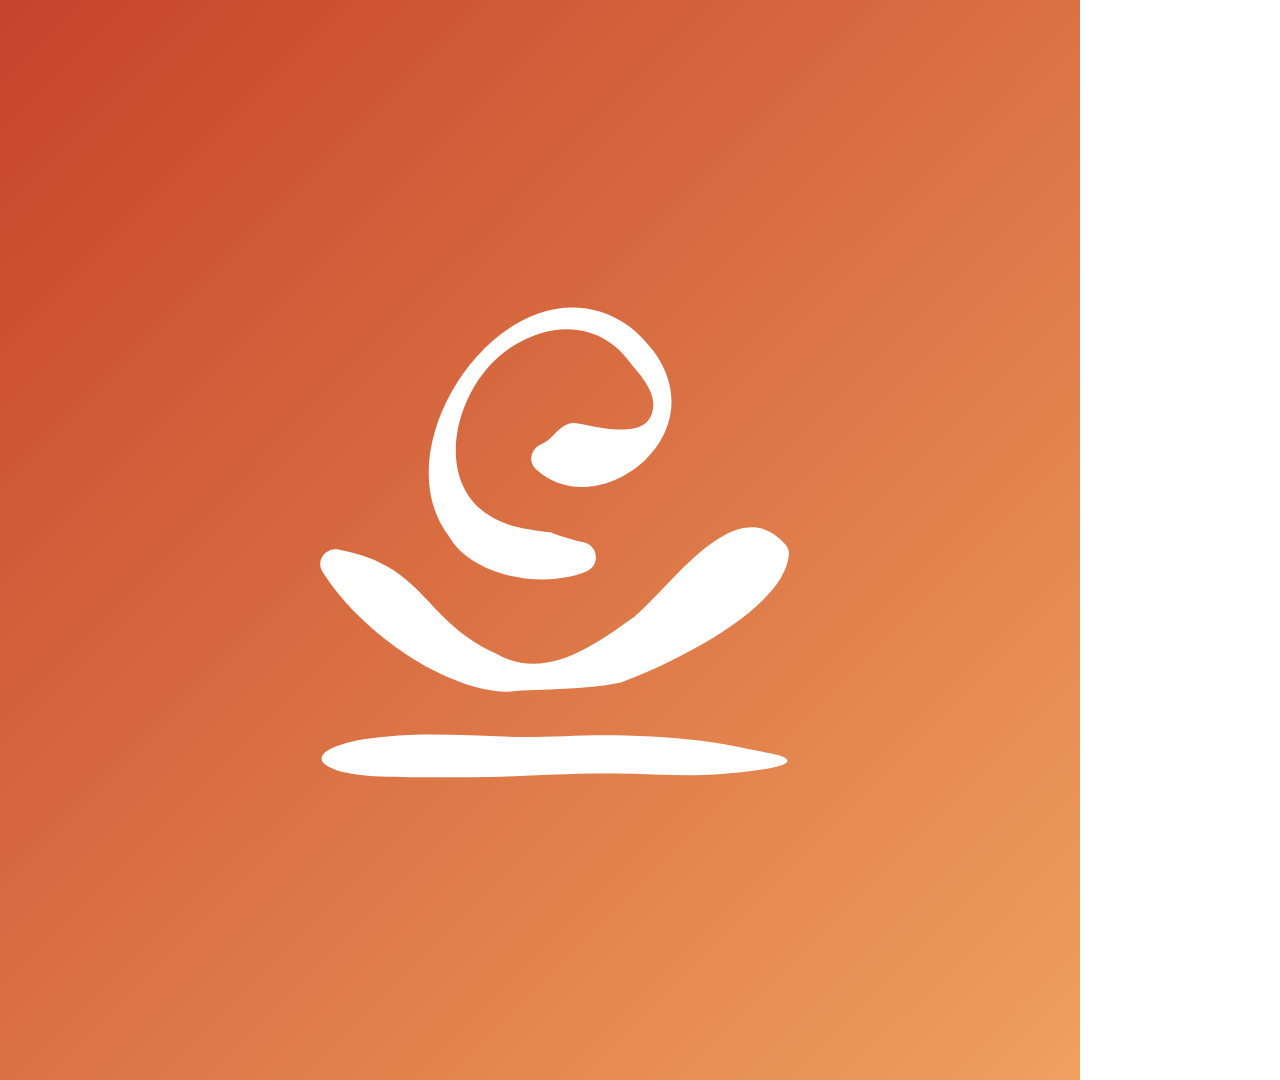
<file: print/brand/brand.html>
<!DOCTYPE html>
<html lang="de">
<head>
<meta charset="UTF-8">
<title>LagOHM brand assets</title>
<!-- Source for the PNG brand assets in images/brand/ (Instagram profile picture, email signature).
     Rendered with headless Edge: print/brand/build-brand.ps1. ?v=insta | sig | sig-text | hl-massage | hl-yoga | hl-firmen | bg-story | bg-square | bg-portrait -->
<style>
  @font-face{ font-family:'Fraunces'; font-weight:400 600; src:url(../../fonts/fraunces-normal-latin.woff2) format('woff2'); }
  html, body{ margin:0; padding:0; background: transparent; }
  .grad{ background: linear-gradient(135deg, #C6432B, #EFA05E); }
  /* Instagram: 1080 × 1080, gradient fills everything, mark centred (safe inside the circle crop) */
  .insta{ width:1080px; height:1080px; display:flex; align-items:center; justify-content:center; }
  .insta img{ width:560px; }
  /* Signature: rounded square only */
  .sig{ width:240px; height:240px; border-radius:60px; display:flex; align-items:center; justify-content:center; }
  .sig img{ width:136px; }
  /* Signature with lettering */
  .sig-text{ display:inline-flex; align-items:center; gap:36px; padding: 4px 8px 4px 4px; }
  .sig-text .sig{ width:200px; height:200px; border-radius:50px; }
  .sig-text .sig img{ width:114px; }
  .word{ font-family:'Fraunces', Georgia, serif; font-weight:600; font-size:150px; color:#2B1B16; line-height:1; letter-spacing:-1px; }
  .word span{ color:#C6432B; }
  /* Instagram story highlight covers (1080 × 1920): part of the logo centred in the circle area */
  .story{ width:1080px; height:1920px; display:flex; align-items:center; justify-content:center; }
  .story img{ width:520px; }
  .bg-square{ width:1080px; height:1080px; }
  .bg-portrait{ width:1080px; height:1350px; }
  [hidden]{ display:none !important; }
</style>
</head>
<body>
<div class="insta grad" id="insta" hidden><img src="../../images/icon-mark-white.svg" alt=""></div>
<div class="sig grad" id="sig" hidden><img src="../../images/icon-mark-white.svg" alt=""></div>
<div class="sig-text" id="sig-text" hidden><div class="sig grad"><img src="../../images/icon-mark-white.svg" alt=""></div><div class="word">LagOHM<span>.</span></div></div>
<div class="story grad" id="hl-massage" hidden><img src="../../images/icon-massage-white.svg" alt=""></div>
<div class="story grad" id="hl-yoga" hidden><img src="../../images/icon-yoga-white.svg" alt=""></div>
<div class="story grad" id="hl-firmen" hidden><img src="../../images/icon-mark-white.svg" alt="" style="width:560px"></div>
<div class="story grad" id="bg-story" hidden></div>
<div class="bg-square grad" id="bg-square" hidden></div>
<div class="bg-portrait grad" id="bg-portrait" hidden></div>
<script>document.getElementById(new URLSearchParams(location.search).get('v') || 'insta').hidden = false;</script>
</body>
</html>
</file>
<file: css/style.css>
/* Self-hosted fonts (SIL Open Font License, see fonts/OFL-*.txt). Latin + Latin Extended subsets from Google Fonts. */
@font-face{ font-family:'Fraunces'; font-style:italic; font-weight:500; font-display:swap; src:url(../fonts/fraunces-italic-latin.woff2) format('woff2'); unicode-range:U+0000-00FF, U+0131, U+0152-0153, U+02BB-02BC, U+02C6, U+02DA, U+02DC, U+0304, U+0308, U+0329, U+2000-206F, U+20AC, U+2122, U+2191, U+2193, U+2212, U+2215, U+FEFF, U+FFFD; }
@font-face{ font-family:'Fraunces'; font-style:italic; font-weight:500; font-display:swap; src:url(../fonts/fraunces-italic-latin-ext.woff2) format('woff2'); unicode-range:U+0100-02BA, U+02BD-02C5, U+02C7-02CC, U+02CE-02D7, U+02DD-02FF, U+0304, U+0308, U+0329, U+1D00-1DBF, U+1E00-1E9F, U+1EF2-1EFF, U+2020, U+20A0-20AB, U+20AD-20C0, U+2113, U+2C60-2C7F, U+A720-A7FF; }
@font-face{ font-family:'Fraunces'; font-style:normal; font-weight:400 600; font-display:swap; src:url(../fonts/fraunces-normal-latin.woff2) format('woff2'); unicode-range:U+0000-00FF, U+0131, U+0152-0153, U+02BB-02BC, U+02C6, U+02DA, U+02DC, U+0304, U+0308, U+0329, U+2000-206F, U+20AC, U+2122, U+2191, U+2193, U+2212, U+2215, U+FEFF, U+FFFD; }
@font-face{ font-family:'Fraunces'; font-style:normal; font-weight:400 600; font-display:swap; src:url(../fonts/fraunces-normal-latin-ext.woff2) format('woff2'); unicode-range:U+0100-02BA, U+02BD-02C5, U+02C7-02CC, U+02CE-02D7, U+02DD-02FF, U+0304, U+0308, U+0329, U+1D00-1DBF, U+1E00-1E9F, U+1EF2-1EFF, U+2020, U+20A0-20AB, U+20AD-20C0, U+2113, U+2C60-2C7F, U+A720-A7FF; }
@font-face{ font-family:'Manrope'; font-style:normal; font-weight:400 700; font-display:swap; src:url(../fonts/manrope-normal-latin.woff2) format('woff2'); unicode-range:U+0000-00FF, U+0131, U+0152-0153, U+02BB-02BC, U+02C6, U+02DA, U+02DC, U+0304, U+0308, U+0329, U+2000-206F, U+20AC, U+2122, U+2191, U+2193, U+2212, U+2215, U+FEFF, U+FFFD; }
@font-face{ font-family:'Manrope'; font-style:normal; font-weight:400 700; font-display:swap; src:url(../fonts/manrope-normal-latin-ext.woff2) format('woff2'); unicode-range:U+0100-02BA, U+02BD-02C5, U+02C7-02CC, U+02CE-02D7, U+02DD-02FF, U+0304, U+0308, U+0329, U+1D00-1DBF, U+1E00-1E9F, U+1EF2-1EFF, U+2020, U+20A0-20AB, U+20AD-20C0, U+2113, U+2C60-2C7F, U+A720-A7FF; }

:root{
  --bg: #FBF4EF;
  --bg-card: #FBE5D3; /* soft apricot: cards, panels, footer */
  --ink: #2B1B16;
  --ink-soft: #7C6459;
  --line: #E9D9CC;
  --accent-1: #C6432B;
  --accent-2: #EFA05E;
  --grad: linear-gradient(135deg, var(--accent-1), var(--accent-2));
  --white: #FFFFFF;
  --radius: 22px;
  --serif: "Fraunces", Georgia, serif;
  --sans: "Manrope", -apple-system, BlinkMacSystemFont, "Segoe UI", sans-serif;
}

*{ box-sizing: border-box; }
html{ scroll-behavior: smooth; }
body{
  margin:0;
  background: var(--bg);
  color: var(--ink);
  font-family: var(--sans);
  font-size: 16px;
  line-height: 1.6;
  -webkit-font-smoothing: antialiased;
}

.wrap{
  max-width: 1120px;
  margin: 0 auto;
  padding: 0 28px;
}

h1,h2,h3{
  font-family: var(--serif);
  font-weight: 500;
  line-height: 1.12;
  margin: 0 0 18px;
  letter-spacing: -0.01em;
}
h1{ font-size: clamp(2.4rem, 5vw, 3.6rem); }
h1 em{ font-style: italic; font-weight: 500; color: var(--accent-1); }
h2{ font-size: clamp(1.7rem, 3.2vw, 2.4rem); }
h3{ font-size: 1.25rem; margin-bottom: 10px; }

p{ margin: 0 0 16px; color: var(--ink-soft); }
.lede strong, .about-copy p strong, .service-detail-copy p strong{ color: var(--ink); font-weight: 700; }
.lede{ font-size: 1.08rem; max-width: 46ch; }
.center{ text-align:center; margin-left:auto; margin-right:auto; }
h2.center, .eyebrow.center, .lede.center{ text-align:center; }

.eyebrow{
  display:block;
  font-size: .8rem;
  letter-spacing: .14em;
  text-transform: uppercase;
  color: var(--accent-1);
  font-weight: 700;
  margin-bottom: 10px;
}

a{ color: inherit; text-decoration: none; }

/* Buttons */
.btn{
  display:inline-flex;
  align-items:center;
  gap:8px;
  padding: 14px 26px;
  border-radius: 999px;
  font-weight: 600;
  font-size: .95rem;
  border: 1px solid transparent;
  transition: transform .15s ease, box-shadow .15s ease, opacity .15s ease;
}
/* Buttons use a deeper version of the brand gradient, so the white text stays readable
   end to end (the light apricot end of --grad is too pale behind white text). */
.btn-primary{
  background: linear-gradient(135deg, #A1331F 0%, var(--accent-1) 65%, #CF5530 100%);
  color: var(--white);
  box-shadow: 0 10px 24px -10px rgba(198,67,43,.55);
}
.btn-primary:hover{ transform: translateY(-1px); box-shadow: 0 14px 28px -10px rgba(198,67,43,.6); }
.btn-ghost{
  background: transparent;
  border-color: var(--line);
  color: var(--ink);
}
.btn-ghost:hover{ border-color: var(--accent-1); color: var(--accent-1); }
.btn-small{ padding: 10px 20px; font-size: .85rem; }

.link-arrow{
  font-weight: 700;
  color: var(--accent-1);
  white-space: nowrap;
}

/* Header */
.site-header{
  position: sticky; top:0; z-index: 50;
  background: rgba(251,244,239,.85);
  backdrop-filter: blur(8px);
  border-bottom: 1px solid var(--line);
}
.header-inner{
  display:flex; align-items:center; justify-content:space-between;
  padding-top: 16px; padding-bottom: 16px;
}
.brand{ display:flex; align-items:center; gap:10px; }
.brand-mark{
  width:60px; height:60px; border-radius:15px;
  background: var(--grad);
  display:flex; align-items:center; justify-content:center;
  flex-shrink:0;
}
.brand-mark img{ width:34px; height:auto; display:block; }
.brand-name{ font-family: var(--serif); font-size:1.9rem; font-weight:600; }
.brand-dot{ color: var(--accent-1); }

.main-nav{ display:flex; gap:32px; }
.main-nav a{ font-size:.95rem; color: var(--ink-soft); font-weight:500; }
.main-nav a:hover{ color: var(--accent-1); }

.header-cta{ display:flex; align-items:center; gap:14px; }
.lang-switch{ display:flex; align-items:center; gap:6px; font-size:.85rem; }
.lang-switch a{ color: var(--ink-soft); }
.lang-switch a:hover{ color: var(--accent-1); }
.lang-current{ font-weight:700; color: var(--ink); }
.nav-toggle{
  display:none; flex-direction:column; gap:5px;
  background:none; border:none; cursor:pointer; padding:6px;
}
.nav-toggle span{ width:22px; height:2px; background: var(--ink); display:block; }

/* Hero */
.hero{ padding: 64px 0 40px; }
.hero-grid{
  display:grid; grid-template-columns: 1.1fr 1fr; gap: 56px; align-items:center;
}
.hero-check{ font-size:.92rem; color: var(--ink-soft); margin-bottom:26px; }
.hero-media img{
  width:100%; aspect-ratio: 4/5; object-fit: cover;
  border-radius: var(--radius);
  box-shadow: 0 30px 60px -30px rgba(43,27,22,.35);
}

/* Principles */
.principles{ padding: 60px 0; border-top:1px solid var(--line); }
.principles h2{ max-width: 20ch; }
.principle-grid{
  display:grid; grid-template-columns: repeat(3,1fr); gap:36px; margin-top: 32px;
}
/* About */
.about{ padding: 70px 0; border-top:1px solid var(--line); }
.about-grid{ display:grid; grid-template-columns: .8fr 1.2fr; gap:56px; align-items:start; }
.about-media{ position: sticky; top: 96px; }
.about-media img{
  width:100%; aspect-ratio: 3/4; object-fit: cover; object-position: top;
  border-radius: var(--radius);
}
.about-copy p{ max-width: 56ch; }

.who-list{ list-style:none; padding:0; margin: 22px 0 0; display:grid; gap:12px; }
.who-list li{
  position:relative; padding-left: 26px; color: var(--ink-soft); font-size:.96rem;
}
.who-list li::before{
  content:""; position:absolute; left:0; top:8px;
  width:8px; height:8px; border-radius:50%;
  background: var(--grad);
}

/* Service detail sections (Massage / Yoga, each its own full-width block) */
.service-detail{
  padding: 76px 0; border-top:1px solid var(--line); scroll-margin-top: 78px;
}
.service-detail-grid{
  display:grid; grid-template-columns: 1.4fr .9fr; gap: 56px; align-items:start;
}
.service-detail--alt .service-detail-grid{ grid-template-columns: .9fr 1.4fr; }

/* Large, faint logo-part watermarks (as on the flyer). The white SVG icons are tinted via CSS mask.
   overflow: clip (not hidden) so the sticky price panels keep working. */
#massage, #yoga, .gift-section, .principles, .about, .faq{ position: relative; overflow: clip; }
#massage > .wrap, #yoga > .wrap, .gift-section > .wrap,
.principles > .wrap, .about > .wrap, .faq > .wrap{ position: relative; z-index: 1; }
#massage::before, #yoga::before, .gift-section::before,
.principles::before, .about::before, .faq::before{
  content:""; position:absolute; z-index:0; pointer-events:none;
  background: var(--accent-1); opacity:.045;
  -webkit-mask: var(--wm) center / contain no-repeat; mask: var(--wm) center / contain no-repeat;
}
#massage::before{ --wm: url(../images/icon-massage-white.svg); width:340px; height:340px; left:-15px; bottom:50px; }
#yoga::before{ --wm: url(../images/icon-yoga-white.svg); width:360px; height:360px; right:90px; bottom:30px; }
.gift-section::before{ --wm: url(../images/icon-mark-white.svg); width:260px; height:225px; right:6%; top:300px; }
/* The full logo mark, alternating sides down the page */
.principles::before, .about::before, .faq::before{ --wm: url(../images/icon-mark-white.svg); }
.principles::before{ width:240px; height:208px; left:3%; bottom:20px; }
.about::before{ width:300px; height:260px; right:4%; bottom:40px; }
.faq::before{ width:300px; height:260px; left:4%; top:38%; }
@media (max-width: 760px){
  .principles::before{ width:160px; height:139px; left:-40px; bottom:10px; }
  .about::before{ width:190px; height:165px; right:-40px; bottom:30px; }
  .faq::before{ width:190px; height:165px; left:-50px; top:30%; }
}
@media (max-width: 760px){
  #massage::before{ width:220px; height:220px; left:-60px; bottom:40px; }
  #yoga::before{ width:230px; height:230px; right:20px; bottom:20px; }
  .gift-section::before{ width:170px; height:147px; right:-30px; top:40px; }
}
.service-detail-copy .lede{ max-width: 56ch; }
.service-detail-photo{
  width:100%; aspect-ratio: 3/2; object-fit: cover; object-position: 50% 30%;
  border-radius: var(--radius); margin: 8px 0 28px;
}

.technique-list{ display:flex; flex-direction:column; gap:20px; margin: 22px 0 4px; }
.technique h4{
  font-family: var(--sans); font-size:.95rem; font-weight:700; color: var(--ink);
  margin: 0 0 5px;
}
.technique p{ font-size:.92rem; margin:0; max-width: 56ch; }

.service-panel{
  background: var(--bg-card);
  border-radius: var(--radius);
  border: 1px solid var(--line);
  padding: 36px 32px;
  text-align:center;
  position: sticky; top: 96px;
}
.service-panel-icon-badge{
  width:88px; height:88px; border-radius:22px;
  background: var(--grad);
  display:flex; align-items:center; justify-content:center;
  margin: 0 auto 22px;
}
.service-panel-icon{ width:46px; height:46px; display:block; }
.service-panel-time{
  font-family: var(--serif); font-style: italic; color: var(--ink-soft);
  font-size:1rem; margin-bottom: 4px;
}
.service-panel-price{
  font-family: var(--serif); font-size:2.2rem; color: var(--accent-1); font-weight:600;
  margin-bottom: 20px;
}
.service-panel .btn{ width:100%; justify-content:center; }
.service-panel-note{ font-size:.82rem; margin: 14px 0 0; }

/* Shared booking CTA */
.services-cta-section{ padding: 64px 0 76px; border-top:1px solid var(--line); scroll-margin-top: 78px; }
.services-cta{ display:flex; gap:16px; justify-content:center; flex-wrap:wrap; margin-top: 28px; }

/* Photo trios in the massage / yoga sections */
.photo-trio{ display:grid; grid-template-columns: repeat(3, 1fr); gap: 12px; margin: 8px 0 28px; }
.photo-trio figure{ margin:0; }
.photo-trio img{ width:100%; aspect-ratio: 3/4; object-fit: cover; border-radius: 16px; display:block; }
.photo-trio figcaption{ margin-top: 8px; text-align:center; font-family: var(--serif); font-style: italic; font-size: .95rem; color: var(--ink-soft); }

/* Small accent photos (Buddha, hearts), soft rounded squares so nothing gets cut */
.principles-head{ display:flex; align-items:center; justify-content:space-between; gap: 24px; }
.accent-round{ width:110px; height:110px; border-radius:20px; object-fit:cover; flex:none; box-shadow: 0 12px 30px -14px rgba(43,27,22,.35); }
.accent-center{ display:block; margin: 0 auto 18px; }
@media (max-width: 600px){ .accent-round{ width:84px; height:84px; } .photo-trio{ gap: 8px; } }

/* Gift vouchers */
.gift-section{ padding: 64px 0 76px; border-top:1px solid var(--line); scroll-margin-top: 78px; }
.gift-card{
  max-width: 520px; margin: 32px auto 0; padding: 28px 32px;
  background: var(--bg-card); border: 1px solid var(--line); border-radius: var(--radius);
  text-align: center;
}
.gift-options{ list-style:none; margin: 0 0 24px; padding: 0; text-align:left; }
.gift-options li{ display:flex; justify-content:space-between; gap:16px; padding: 12px 0; border-bottom:1px solid var(--line); }
.gift-options li:last-child{ border-bottom: 0; }
.gift-options strong{ font-family: var(--serif); font-weight:600; white-space:nowrap; }
.gift-note{ font-size: .82rem; color: var(--ink-soft); margin: 16px 0 0; }
@media (max-width: 600px){ .gift-card{ padding: 24px 20px; } }

/* Info strip */
.info-strip{ background: linear-gradient(135deg, #7A2A1D, var(--accent-1)); padding: 56px 0; }
.info-strip-inner{
  display:flex; flex-direction:column; align-items:center; gap:10px;
  font-size:.95rem; text-align:center;
}
.info-strip-inner p{ color: var(--white); margin:0; }
.info-strip-logo{ height:96px; width:auto; }
.info-strip-lagom{
  font-family: var(--serif); font-style: italic; font-size:1.15rem;
  margin: 4px 0 6px;
}
.info-strip-inner strong{ font-weight:700; }

/* FAQ */
.faq{ padding: 70px 0; }
.accordion{ max-width: 760px; margin: 36px auto 0; }
.accordion-item{ border-bottom: 1px solid var(--line); }
.accordion-trigger{
  width:100%; display:flex; align-items:center; justify-content:space-between;
  background:none; border:none; cursor:pointer;
  padding: 20px 4px; font-family: var(--sans); font-size:1.02rem; font-weight:600;
  color: var(--ink); text-align:left;
}
.accordion-trigger:hover{ color: var(--accent-1); }
.accordion-icon{
  font-size:1.3rem; color: var(--accent-1); transition: transform .2s ease; flex-shrink:0; margin-left:16px;
}
.accordion-trigger[aria-expanded="true"] .accordion-icon{ transform: rotate(45deg); }
.accordion-panel{ padding: 0 4px 20px; }
.accordion-panel p{ font-size:.96rem; margin:0; }

/* Footer */
.site-footer{ background: var(--bg-card); border-top:1px solid var(--line); padding-top: 56px; }
.footer-inner{
  display:grid; grid-template-columns: 1.4fr 1fr 1fr; gap: 40px; padding-bottom: 36px;
}
.footer-brand-mark{ display:flex; align-items:center; gap:10px; }
.footer-brand p{ font-size:.92rem; margin: 10px 0 18px; }
.footer-social{ display:flex; gap:14px; }
.footer-social a{
  width:38px; height:38px; border-radius:50%; border:1px solid var(--line);
  display:flex; align-items:center; justify-content:center; color: var(--ink);
}
.footer-social a:hover{ color: var(--accent-1); border-color: var(--accent-1); }
.footer-heading{
  display:block; font-size:.78rem; letter-spacing:.1em; text-transform:uppercase;
  color: var(--ink-soft); margin-bottom: 14px; font-weight:700;
}
.footer-col{ display:flex; flex-direction:column; gap:10px; }
.footer-col a{ font-size:.92rem; color: var(--ink-soft); }
.footer-col a:hover{ color: var(--accent-1); }
.footer-bottom{
  display:flex; justify-content:space-between; flex-wrap:wrap; gap:8px;
  border-top:1px solid var(--line); padding: 20px 0 26px;
  font-size:.82rem; color: var(--ink-soft);
}

/* Company page (firmen.html / en/companies.html): alternating photo + copy rows */
.main-nav a.active{ color: var(--accent-1); }
.biz-offers{ border-top:1px solid var(--line); position: relative; overflow: clip; }
.biz-offer{
  display:grid; grid-template-columns: .9fr 1.2fr; gap: 56px; align-items:center;
  padding: 64px 0; border-bottom:1px solid var(--line); scroll-margin-top: 78px;
}
.biz-offer:last-child{ border-bottom: 0; }
.biz-offer--alt .biz-offer-photo{ order: 2; }
.biz-offer-photo{
  width:100%; aspect-ratio: 4/5; object-fit: cover; object-position: top;
  border-radius: var(--radius); box-shadow: 0 30px 60px -30px rgba(43,27,22,.35);
}
.biz-offer-copy p{ max-width: 56ch; }
.biz-offer-sub{ font-family: var(--serif); font-style: italic; font-size: 1.08rem; color: var(--ink); }
.biz-badge{
  width:64px; height:64px; border-radius:16px; background: var(--grad);
  display:flex; align-items:center; justify-content:center; margin-bottom: 20px;
}
.biz-badge img{ width:36px; height:36px; display:block; }
.biz-offer-copy strong{ color: var(--ink); font-weight: 700; }
.biz-cta-section{ padding: 64px 0 76px; border-top:1px solid var(--line); scroll-margin-top: 78px; position: relative; overflow: clip; }
.biz-cta-section > .wrap{ position: relative; z-index: 1; }
.biz-cta-section::before{
  content:""; position:absolute; z-index:0; pointer-events:none;
  background: var(--accent-1); opacity:.045;
  -webkit-mask: url(../images/icon-mark-white.svg) center / contain no-repeat; mask: url(../images/icon-mark-white.svg) center / contain no-repeat;
  width:260px; height:225px; right:6%; top:60px;
}
.biz-cta-section .gift-card p:first-child{ margin-bottom: 22px; }
/* Teaser on the homepage */
.biz-teaser{ padding: 56px 0; border-top:1px solid var(--line); }
.biz-teaser-inner{
  display:flex; align-items:center; justify-content:space-between; gap: 32px;
  background: var(--bg-card); border:1px solid var(--line); border-radius: var(--radius); padding: 32px 36px;
}
.biz-teaser-inner h2{ margin-bottom: 8px; }
.biz-teaser-inner p{ margin: 0; max-width: 56ch; }
.biz-teaser-inner .btn{ flex: none; }
@media (max-width: 860px){
  .biz-offer, .biz-offer--alt{ grid-template-columns: 1fr; gap: 28px; padding: 48px 0; }
  .biz-offer--alt .biz-offer-photo{ order: 0; }
  .biz-offer-photo{ max-width: 380px; margin: 0 auto; }
  .biz-teaser-inner{ flex-direction: column; align-items:flex-start; padding: 26px 22px; }
  .biz-cta-section::before{ width:170px; height:147px; right:-30px; top:30px; }
}

/* Legal pages */
.legal-page{ padding: 64px 0 90px; }
.legal-page h1{ font-size: 2rem; margin-bottom: 28px; }
.legal-page h2{ font-size: 1.15rem; margin-top: 36px; }
.legal-page p, .legal-page li{ color: var(--ink-soft); font-size:.96rem; }
.legal-page a.back{ display:inline-block; margin-bottom: 30px; color: var(--accent-1); font-weight:600; }

/* Responsive */
@media (max-width: 860px){
  .main-nav{
    position:absolute; top:100%; left:0; right:0;
    background: var(--bg); border-bottom:1px solid var(--line);
    flex-direction:column; gap:0; padding: 8px 28px 18px;
    display:none;
  }
  .main-nav.open{ display:flex; }
  .main-nav a{ padding: 12px 0; border-bottom:1px solid var(--line); }
  .main-nav a:last-child{ border-bottom:none; }
  .nav-toggle{ display:flex; }
  .header-cta .btn-primary{ display:none; }

  .hero-grid, .about-grid{ grid-template-columns: 1fr; }
  .about-media{ position: static; order:-1; max-width: 320px; margin: 0 auto; }
  .principle-grid{ grid-template-columns: 1fr; gap: 30px; }
  .service-detail{ padding: 56px 0; }
  .service-detail-grid, .service-detail--alt .service-detail-grid{ grid-template-columns: 1fr; gap: 32px; }
  .service-panel{ order:-1; position:static; max-width: 340px; margin: 0 auto; }
  .footer-inner{ grid-template-columns: 1fr; gap: 30px; }
}
</file>
<file: css/booking.css>
/* Booking widget — reuses design tokens from css/style.css */

.booking-widget{
  max-width: 640px; margin: 36px auto 0;
  background: var(--bg-card); border: 1px solid var(--line); border-radius: var(--radius);
  padding: 32px;
  text-align: left;
}

.booking-services{ display:grid; grid-template-columns: 1fr 1fr; gap:14px; }
.booking-service-card{
  display:flex; align-items:center; gap:14px;
  padding:18px 20px; border-radius:16px; border:1px solid var(--line);
  background: var(--bg); cursor:pointer; text-align:left;
  font-family: var(--sans); color: var(--ink);
}
/* Small version of the .service-panel-icon-badge used on the price panels */
.booking-service-icon{
  flex:none; width:44px; height:44px; border-radius:12px;
  background: var(--grad);
  display:flex; align-items:center; justify-content:center;
}
.booking-service-icon img{ width:24px; height:24px; display:block; }
.booking-service-text{ display:flex; flex-direction:column; gap:4px; }
.booking-service-card strong{ font-family: var(--serif); font-size:1.15rem; font-weight:600; }
.booking-service-text span{ font-size:.88rem; color: var(--ink-soft); }
.booking-service-card:hover{ border-color: var(--accent-1); }
.booking-service-card.is-selected{ border-color: var(--accent-1); box-shadow: 0 0 0 2px var(--accent-1) inset; }

.booking-step{ margin-top: 24px; }
.booking-step label{ display:block; font-size:.9rem; color: var(--ink-soft); margin-bottom:6px; }
.booking-step input[type="date"]{
  padding:10px 12px; border:1px solid var(--line); border-radius:10px; font-size:1rem; font-family: var(--sans);
}

.booking-slots{ display:flex; flex-wrap:wrap; gap:8px; margin-top:18px; }
.booking-slot-btn{
  padding:8px 16px; border-radius:999px; border:1px solid var(--line);
  background: var(--bg); cursor:pointer; font-size:.88rem; font-family: var(--sans); color: var(--ink);
}
.booking-slot-btn:hover{ border-color: var(--accent-1); color: var(--accent-1); }
.booking-no-slots, .booking-loading{ color: var(--ink-soft); font-size:.9rem; margin-top:12px; }

.booking-form{ margin-top: 24px; display:flex; flex-direction:column; gap:16px; }
.booking-form[hidden]{ display:none; }
.booking-form label{ font-size:.9rem; color: var(--ink-soft); display:block; }
.booking-form input[type="text"],
.booking-form input[type="email"],
.booking-form input[type="tel"],
.booking-form textarea{
  width:100%; margin-top:6px; padding:10px 12px; border:1px solid var(--line);
  border-radius:10px; font-size:1rem; font-family: var(--sans); color: var(--ink); background: var(--bg);
}
.booking-form textarea{ resize: vertical; }

.booking-summary{
  background: var(--bg); border: 1px solid var(--line); border-radius:12px;
  padding:16px; font-size:.95rem; color: var(--ink);
}
.booking-summary strong{ color: var(--accent-1); }

.booking-consent{ display:flex; align-items:flex-start; gap:8px; font-size:.84rem; color: var(--ink-soft); }
.booking-consent input{ margin-top:3px; width:auto; }

.booking-honeypot{ position:absolute; left:-9999px; top:-9999px; }

.booking-error{ color: var(--accent-1); font-weight:600; font-size:.9rem; margin:0; }

.booking-services[hidden]{ display:none; }

/* "Verbindlich buchen" while the request runs */
.booking-form .btn{ justify-content:center; }
.booking-form .btn.is-loading{ cursor: progress; opacity:.9; }
.btn-spinner{
  display:inline-block; width:1em; height:1em; flex:none;
  border:2px solid rgba(255,255,255,.45); border-top-color:#fff; border-radius:50%;
  animation: booking-spin .7s linear infinite;
}
@keyframes booking-spin{ to{ transform: rotate(360deg); } }

/* Success: the whole widget becomes a confirmation card */
.booking-success{ text-align:center; padding: 12px 0 4px; outline:none; animation: booking-pop .45s ease-out; }
.booking-success-icon{
  width:72px; height:72px; margin: 0 auto 18px; border-radius:50%;
  background: var(--grad); color:#fff;
  display:flex; align-items:center; justify-content:center;
  box-shadow: 0 12px 26px -10px rgba(198,67,43,.6);
}
.booking-success-icon svg{ width:38px; height:38px; }
.booking-success h3{ font-size: clamp(1.35rem, 3.4vw, 1.7rem); margin-bottom: 18px; }
.booking-success-details{
  display:inline-block; min-width: min(100%, 340px); margin-bottom: 18px; padding: 16px 22px;
  background: var(--bg); border:1px solid var(--line); border-radius:14px;
  font-size:1.05rem; line-height:1.6; color: var(--ink);
}
.booking-success-details strong{ color: var(--accent-1); font-family: var(--serif); font-size:1.2rem; }
.booking-success p{ color: var(--ink-soft); font-size:.95rem; max-width: 46ch; margin: 0 auto 22px; }
.booking-success p strong{ color: var(--ink); overflow-wrap: anywhere; }
@keyframes booking-pop{ from{ opacity:0; transform: translateY(10px) scale(.98); } to{ opacity:1; transform:none; } }
@media (prefers-reduced-motion: reduce){ .booking-success{ animation:none; } .btn-spinner{ animation-duration: 2s; } }

.booking-alt{ margin-top: 24px; font-size:.9rem; color: var(--ink-soft); }

@media (max-width: 600px){
  .booking-widget{ padding: 24px 20px; }
  .booking-services{ grid-template-columns: 1fr; }
}
</file>
